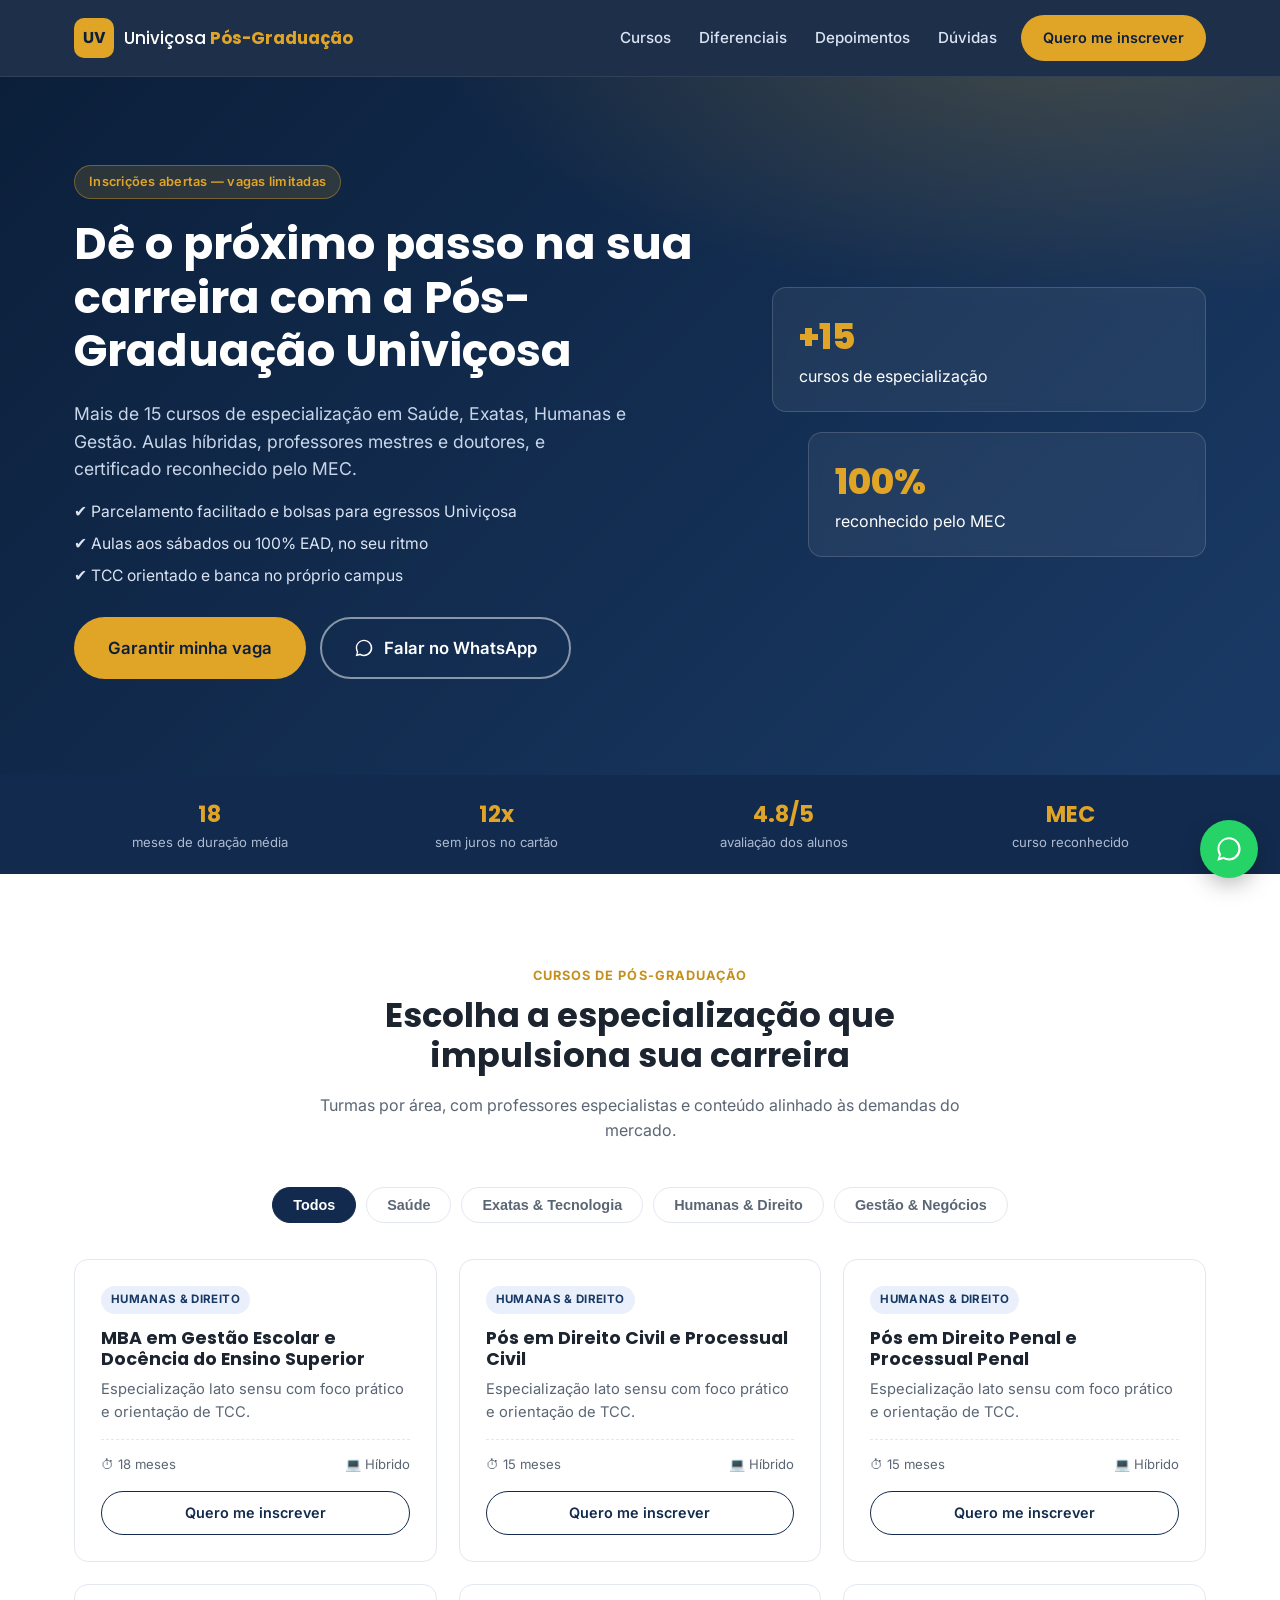
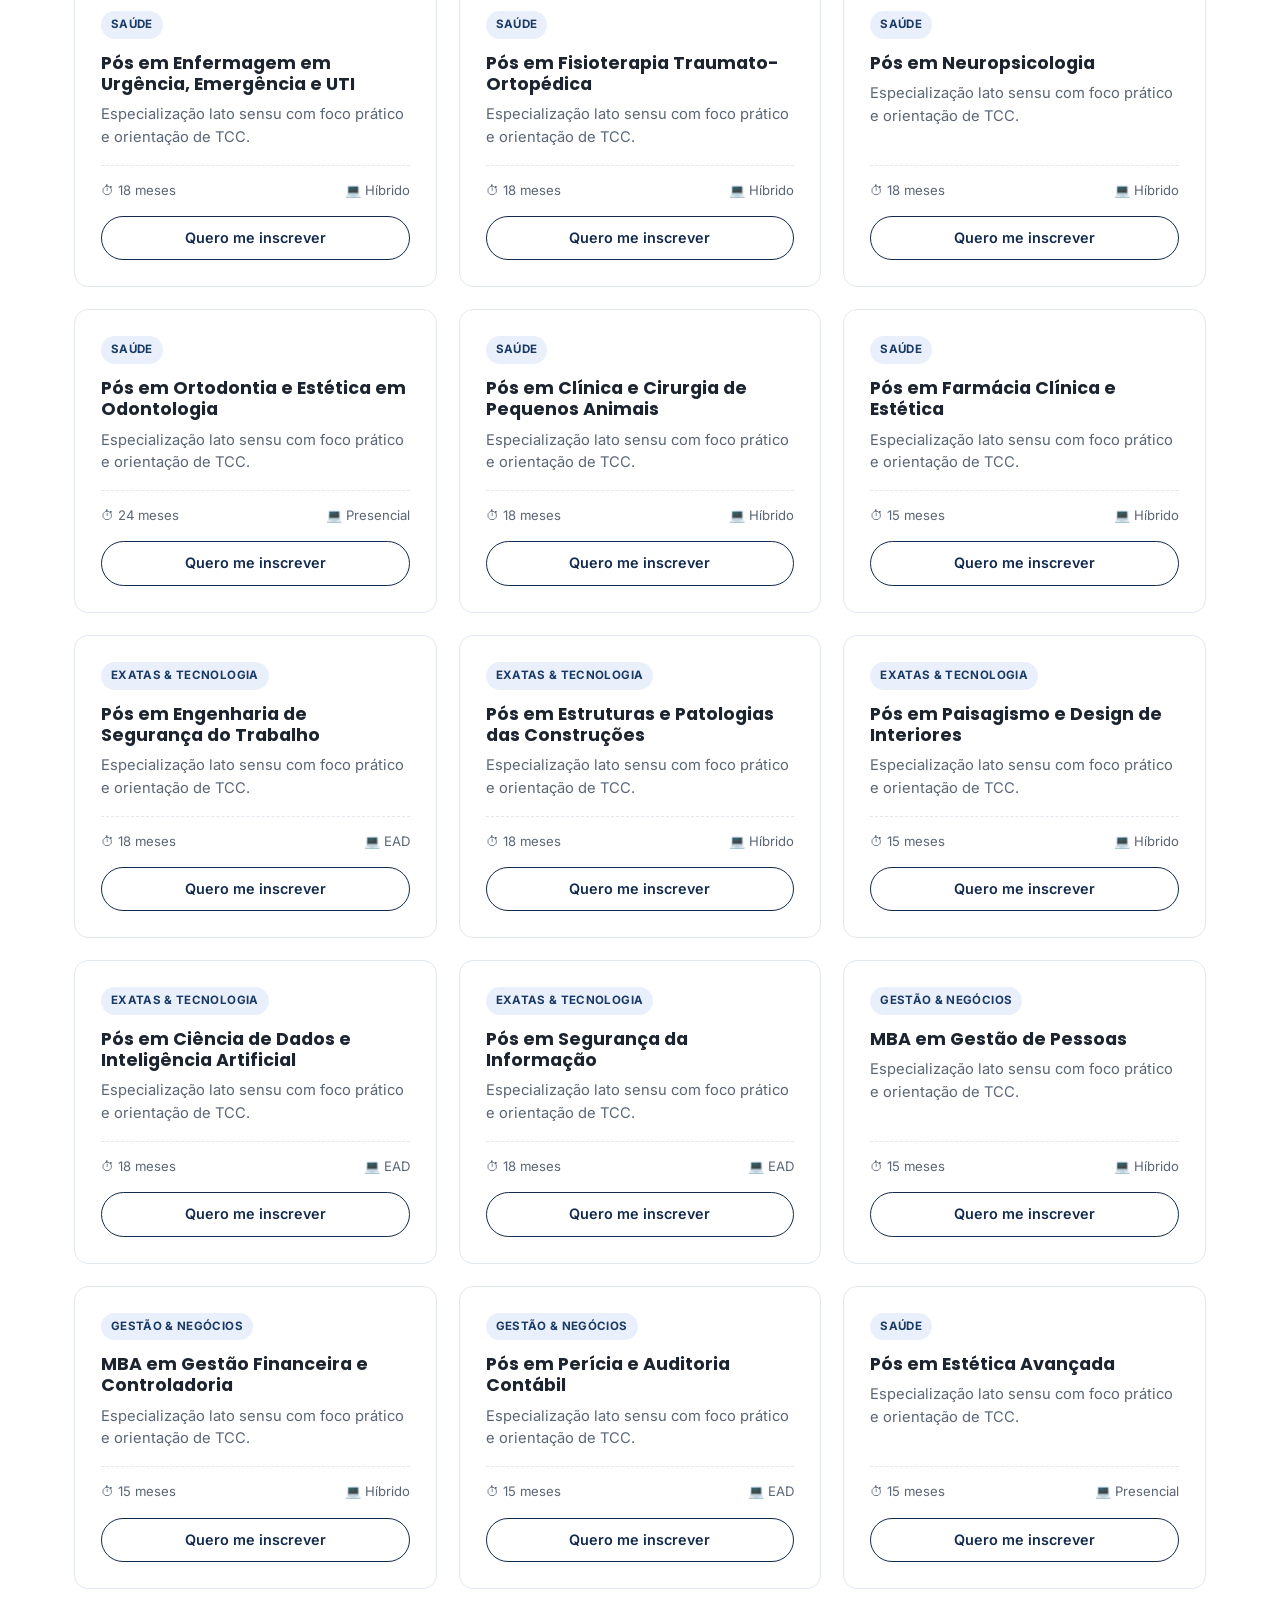
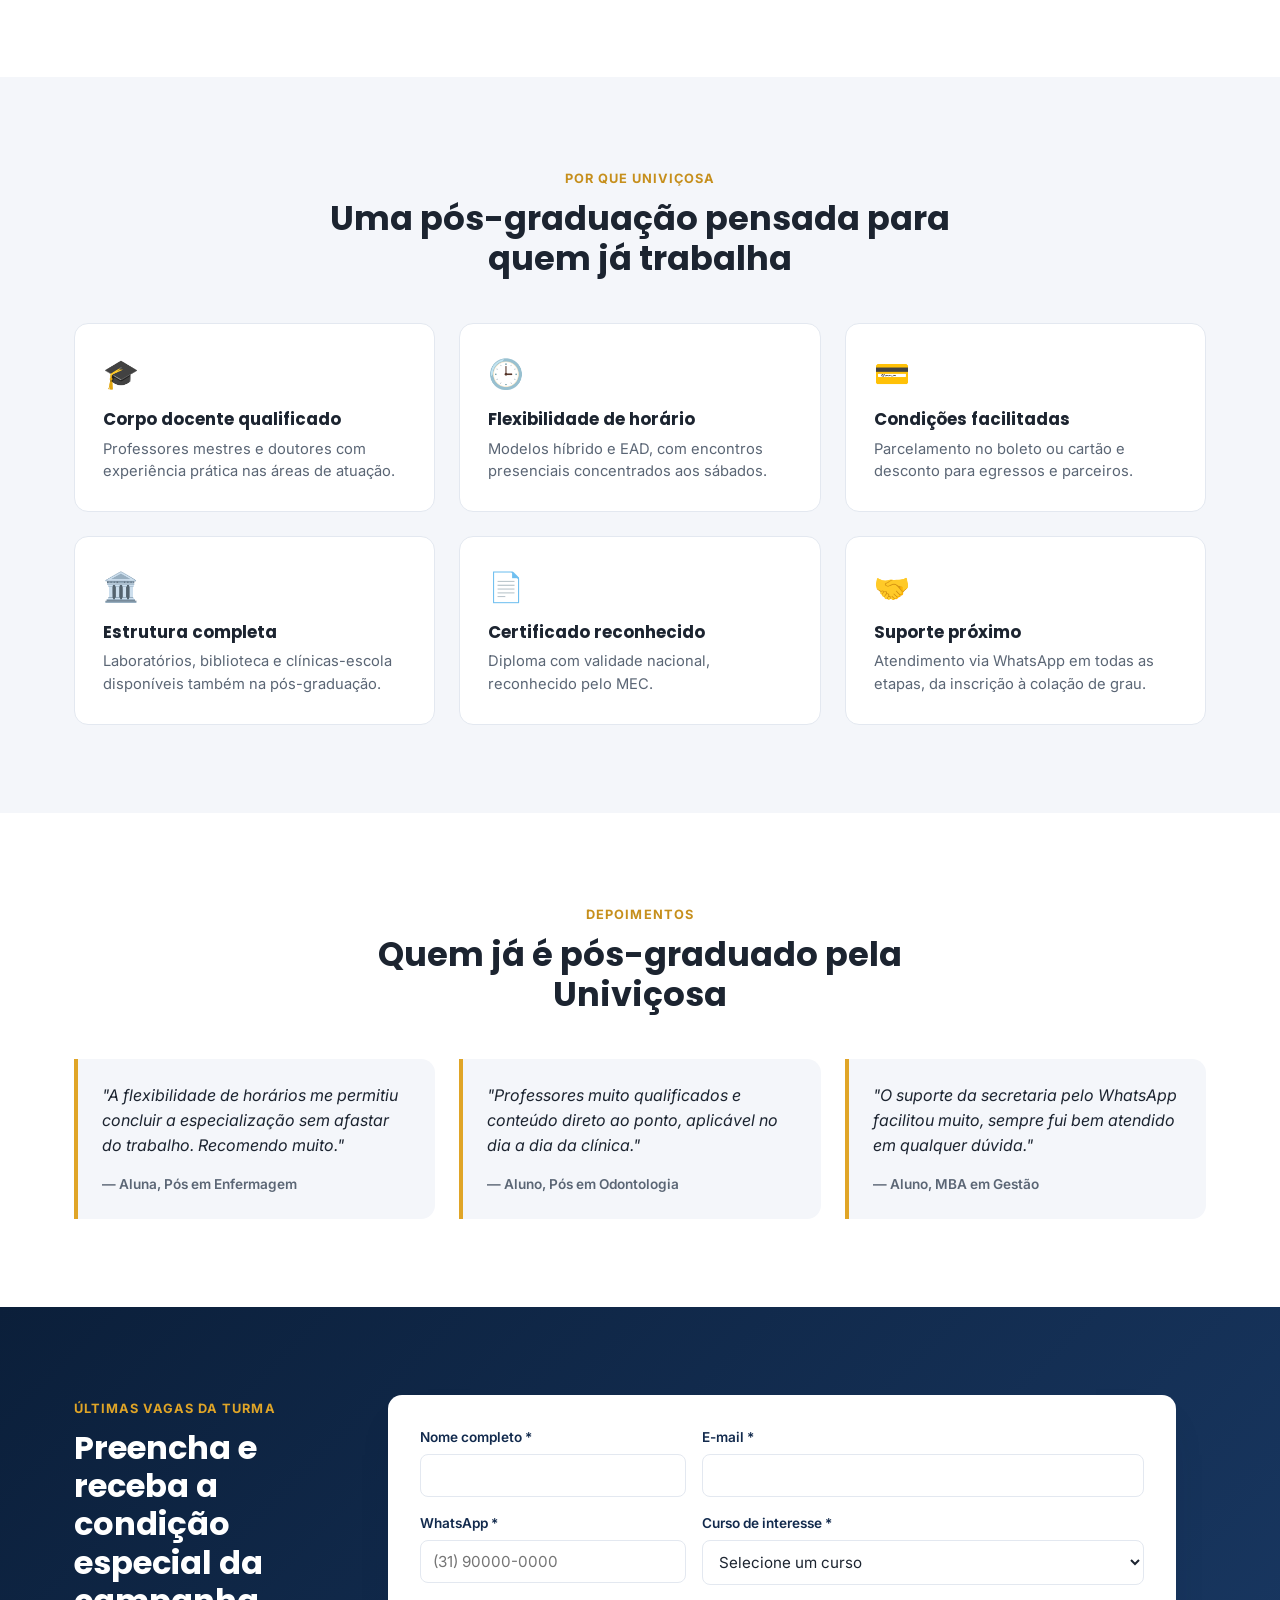
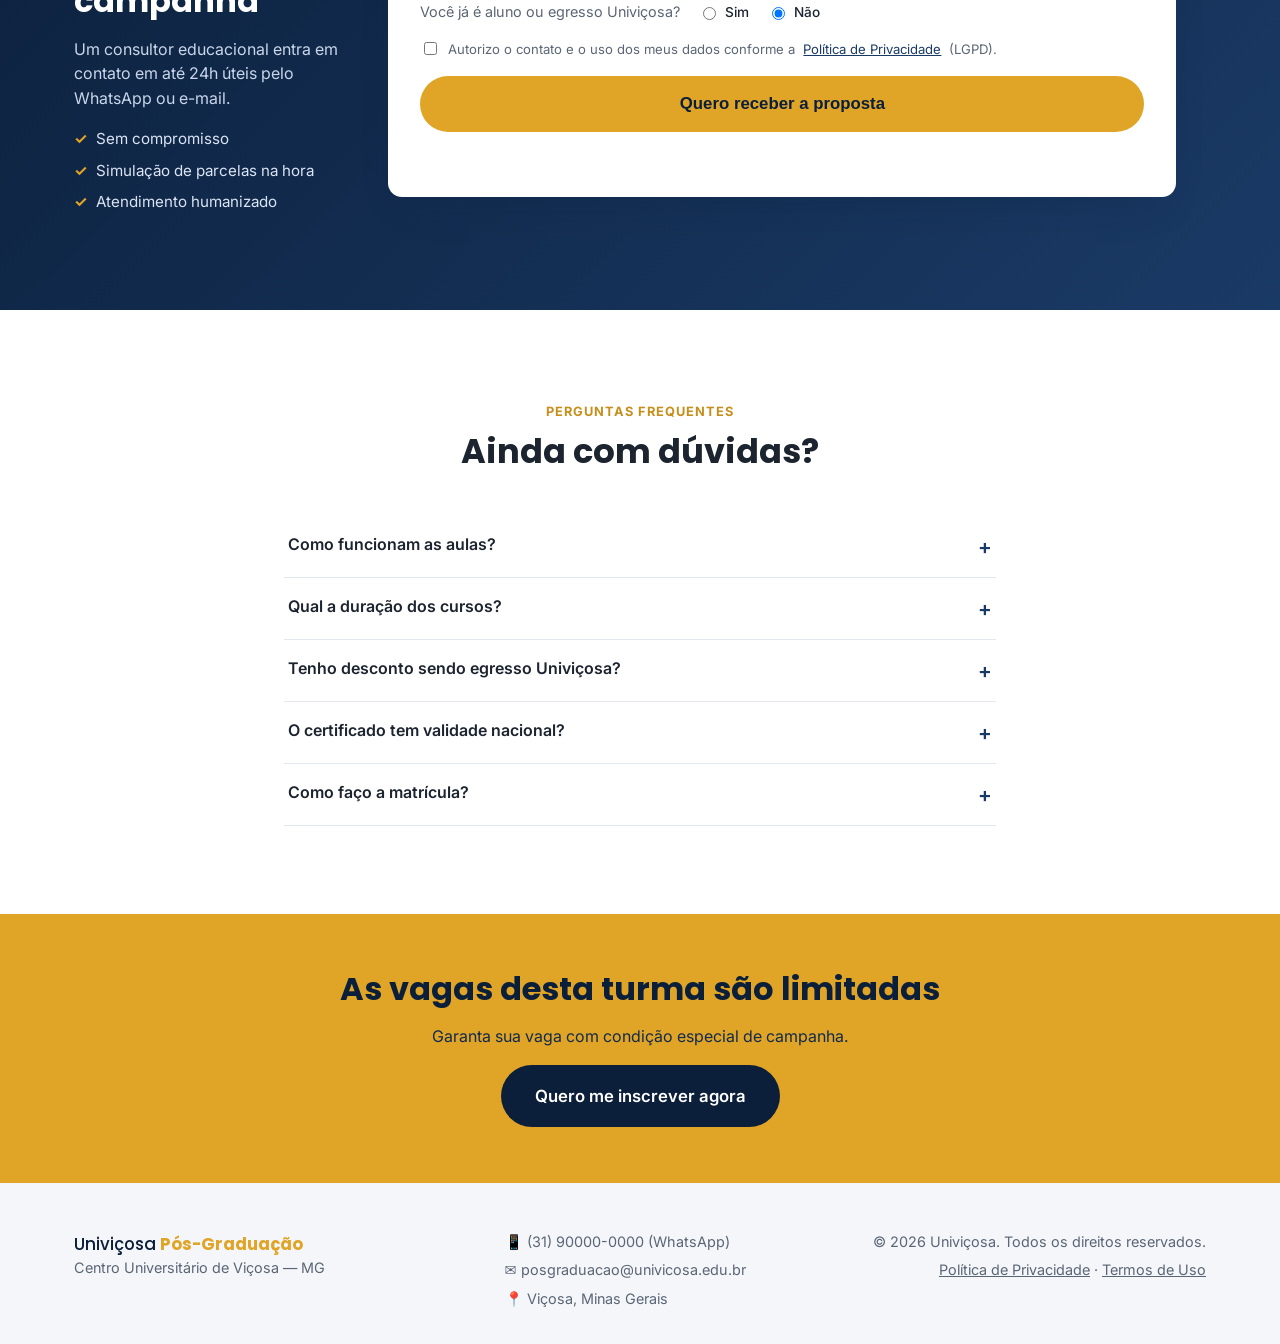
<file: index.html>
<!DOCTYPE html>
<html lang="pt-BR">
<head>
<meta charset="UTF-8">
<meta name="viewport" content="width=device-width, initial-scale=1.0">
<title>Pós-Graduação Univiçosa | Inscrições Abertas</title>
<meta name="description" content="Pós-graduação Univiçosa: mais de 15 cursos lato sensu em Saúde, Exatas, Humanas e Gestão. Aulas híbridas, corpo docente qualificado e certificado reconhecido pelo MEC.">

<!-- ============================================================
     META PIXEL (Facebook/Instagram Ads)
     Substitua PIXEL_ID_AQUI pelo ID real da conta de anúncios
     (gerenciada via NETA Ads) antes de publicar a campanha.
     ============================================================ -->
<script>
!function(f,b,e,v,n,t,s)
{if(f.fbq)return;n=f.fbq=function(){n.callMethod?
n.callMethod.apply(n,arguments):n.queue.push(arguments)};
if(!f._fbq)f._fbq=n;n.push=n;n.loaded=!0;n.version='2.0';
n.queue=[];t=b.createElement(e);t.async=!0;
t.src=v;s=b.getElementsByTagName(e)[0];
s.parentNode.insertBefore(t,s)}(window, document,'script',
'https://connect.facebook.net/en_US/fbevents.js');
fbq('init', 'PIXEL_ID_AQUI');
fbq('track', 'PageView');
</script>

<link rel="preconnect" href="https://fonts.googleapis.com">
<link href="https://fonts.googleapis.com/css2?family=Poppins:wght@400;500;600;700;800&family=Inter:wght@400;500;600&display=swap" rel="stylesheet">
<link rel="stylesheet" href="css/style.css">
</head>
<body>

<!-- ===================== HEADER ===================== -->
<header class="header" id="header">
  <div class="container header__inner">
    <a href="#topo" class="logo">
      <span class="logo__mark">UV</span>
      <span class="logo__text">Univiçosa <strong>Pós-Graduação</strong></span>
    </a>
    <nav class="nav" id="nav">
      <a href="#cursos">Cursos</a>
      <a href="#diferenciais">Diferenciais</a>
      <a href="#depoimentos">Depoimentos</a>
      <a href="#faq">Dúvidas</a>
    </nav>
    <a href="#inscricao" class="btn btn--primary btn--sm">Quero me inscrever</a>
    <button class="nav__toggle" id="navToggle" aria-label="Abrir menu">
      <span></span><span></span><span></span>
    </button>
  </div>
</header>

<!-- ===================== HERO ===================== -->
<section class="hero" id="topo">
  <div class="hero__bg"></div>
  <div class="container hero__inner">
    <div class="hero__content">
      <span class="badge">Inscrições abertas — vagas limitadas</span>
      <h1>Dê o próximo passo na sua carreira com a Pós-Graduação Univiçosa</h1>
      <p class="hero__lead">Mais de 15 cursos de especialização em Saúde, Exatas, Humanas e Gestão. Aulas híbridas, professores mestres e doutores, e certificado reconhecido pelo MEC.</p>
      <ul class="hero__points">
        <li>✔ Parcelamento facilitado e bolsas para egressos Univiçosa</li>
        <li>✔ Aulas aos sábados ou 100% EAD, no seu ritmo</li>
        <li>✔ TCC orientado e banca no próprio campus</li>
      </ul>
      <div class="hero__cta">
        <a href="#inscricao" class="btn btn--primary btn--lg" id="ctaHero">Garantir minha vaga</a>
        <a href="https://wa.me/5531900000000?text=Ol%C3%A1%2C%20quero%20saber%20mais%20sobre%20a%20p%C3%B3s-gradua%C3%A7%C3%A3o%20da%20Univi%C3%A7osa" target="_blank" rel="noopener" class="btn btn--ghost btn--lg" id="ctaWhats">
          <svg width="20" height="20" viewBox="0 0 24 24" fill="currentColor" aria-hidden="true"><path d="M12.04 2C6.58 2 2.13 6.45 2.13 11.91c0 1.75.46 3.45 1.32 4.95L2 22l5.29-1.39c1.45.79 3.08 1.21 4.75 1.21 5.46 0 9.91-4.45 9.91-9.91C21.95 6.45 17.5 2 12.04 2zm0 18.02c-1.49 0-2.95-.4-4.23-1.16l-.3-.18-3.14.82.84-3.06-.2-.32a8.07 8.07 0 0 1-1.24-4.31c0-4.48 3.64-8.12 8.12-8.12 4.48 0 8.12 3.64 8.12 8.12s-3.64 8.21-8.17 8.21z"/></svg>
          Falar no WhatsApp
        </a>
      </div>
    </div>
    <div class="hero__media" aria-hidden="true">
      <div class="hero__card">
        <span class="hero__stat">+15</span>
        <span>cursos de especialização</span>
      </div>
      <div class="hero__card hero__card--alt">
        <span class="hero__stat">100%</span>
        <span>reconhecido pelo MEC</span>
      </div>
    </div>
  </div>
</section>

<!-- ===================== TRUST BAR ===================== -->
<section class="trust">
  <div class="container trust__inner">
    <div><strong>18</strong><span>meses de duração média</span></div>
    <div><strong>12x</strong><span>sem juros no cartão</span></div>
    <div><strong>4.8/5</strong><span>avaliação dos alunos</span></div>
    <div><strong>MEC</strong><span>curso reconhecido</span></div>
  </div>
</section>

<!-- ===================== CURSOS ===================== -->
<section class="section" id="cursos">
  <div class="container">
    <div class="section__head">
      <span class="eyebrow">Cursos de Pós-Graduação</span>
      <h2>Escolha a especialização que impulsiona sua carreira</h2>
      <p>Turmas por área, com professores especialistas e conteúdo alinhado às demandas do mercado.</p>
    </div>

    <div class="filters" id="filters">
      <button class="filter is-active" data-filter="todos">Todos</button>
      <button class="filter" data-filter="saude">Saúde</button>
      <button class="filter" data-filter="exatas">Exatas &amp; Tecnologia</button>
      <button class="filter" data-filter="humanas">Humanas &amp; Direito</button>
      <button class="filter" data-filter="gestao">Gestão &amp; Negócios</button>
    </div>

    <div class="courses" id="coursesGrid"></div>
  </div>
</section>

<!-- ===================== DIFERENCIAIS ===================== -->
<section class="section section--alt" id="diferenciais">
  <div class="container">
    <div class="section__head">
      <span class="eyebrow">Por que Univiçosa</span>
      <h2>Uma pós-graduação pensada para quem já trabalha</h2>
    </div>
    <div class="benefits">
      <div class="benefit">
        <div class="benefit__icon">🎓</div>
        <h3>Corpo docente qualificado</h3>
        <p>Professores mestres e doutores com experiência prática nas áreas de atuação.</p>
      </div>
      <div class="benefit">
        <div class="benefit__icon">🕒</div>
        <h3>Flexibilidade de horário</h3>
        <p>Modelos híbrido e EAD, com encontros presenciais concentrados aos sábados.</p>
      </div>
      <div class="benefit">
        <div class="benefit__icon">💳</div>
        <h3>Condições facilitadas</h3>
        <p>Parcelamento no boleto ou cartão e desconto para egressos e parceiros.</p>
      </div>
      <div class="benefit">
        <div class="benefit__icon">🏛️</div>
        <h3>Estrutura completa</h3>
        <p>Laboratórios, biblioteca e clínicas-escola disponíveis também na pós-graduação.</p>
      </div>
      <div class="benefit">
        <div class="benefit__icon">📄</div>
        <h3>Certificado reconhecido</h3>
        <p>Diploma com validade nacional, reconhecido pelo MEC.</p>
      </div>
      <div class="benefit">
        <div class="benefit__icon">🤝</div>
        <h3>Suporte próximo</h3>
        <p>Atendimento via WhatsApp em todas as etapas, da inscrição à colação de grau.</p>
      </div>
    </div>
  </div>
</section>

<!-- ===================== DEPOIMENTOS ===================== -->
<section class="section" id="depoimentos">
  <div class="container">
    <div class="section__head">
      <span class="eyebrow">Depoimentos</span>
      <h2>Quem já é pós-graduado pela Univiçosa</h2>
    </div>
    <div class="testimonials">
      <blockquote class="testimonial">
        <p>"A flexibilidade de horários me permitiu concluir a especialização sem afastar do trabalho. Recomendo muito."</p>
        <footer>— Aluna, Pós em Enfermagem</footer>
      </blockquote>
      <blockquote class="testimonial">
        <p>"Professores muito qualificados e conteúdo direto ao ponto, aplicável no dia a dia da clínica."</p>
        <footer>— Aluno, Pós em Odontologia</footer>
      </blockquote>
      <blockquote class="testimonial">
        <p>"O suporte da secretaria pelo WhatsApp facilitou muito, sempre fui bem atendido em qualquer dúvida."</p>
        <footer>— Aluno, MBA em Gestão</footer>
      </blockquote>
    </div>
  </div>
</section>

<!-- ===================== FORMULÁRIO / INSCRIÇÃO ===================== -->
<section class="section section--form" id="inscricao">
  <div class="container form__inner">
    <div class="form__intro">
      <span class="eyebrow eyebrow--light">Últimas vagas da turma</span>
      <h2>Preencha e receba a condição especial da campanha</h2>
      <p>Um consultor educacional entra em contato em até 24h úteis pelo WhatsApp ou e-mail.</p>
      <ul class="form__list">
        <li>Sem compromisso</li>
        <li>Simulação de parcelas na hora</li>
        <li>Atendimento humanizado</li>
      </ul>
    </div>

    <form id="leadForm" class="lead-form" novalidate>
      <div class="field">
        <label for="nome">Nome completo *</label>
        <input type="text" id="nome" name="nome" required autocomplete="name">
      </div>
      <div class="field">
        <label for="email">E-mail *</label>
        <input type="email" id="email" name="email" required autocomplete="email">
      </div>
      <div class="field">
        <label for="whatsapp">WhatsApp *</label>
        <input type="tel" id="whatsapp" name="whatsapp" required placeholder="(31) 90000-0000" autocomplete="tel">
      </div>
      <div class="field">
        <label for="curso">Curso de interesse *</label>
        <select id="curso" name="curso" required>
          <option value="" disabled selected>Selecione um curso</option>
        </select>
      </div>
      <div class="field field--radio">
        <span>Você já é aluno ou egresso Univiçosa?</span>
        <label><input type="radio" name="egresso" value="sim"> Sim</label>
        <label><input type="radio" name="egresso" value="nao" checked> Não</label>
      </div>

      <!-- Campos ocultos: rastreamento de campanha (UTM) para atribuição em Ads -->
      <input type="hidden" id="utm_source" name="utm_source">
      <input type="hidden" id="utm_medium" name="utm_medium">
      <input type="hidden" id="utm_campaign" name="utm_campaign">
      <input type="hidden" id="utm_content" name="utm_content">

      <label class="consent">
        <input type="checkbox" id="lgpd" name="lgpd" required>
        Autorizo o contato e o uso dos meus dados conforme a
        <a href="#" id="lgpdLink">Política de Privacidade</a> (LGPD).
      </label>

      <button type="submit" class="btn btn--primary btn--lg btn--block">Quero receber a proposta</button>
      <p class="form__msg" id="formMsg" role="status" aria-live="polite"></p>
    </form>
  </div>
</section>

<!-- ===================== FAQ ===================== -->
<section class="section" id="faq">
  <div class="container container--narrow">
    <div class="section__head">
      <span class="eyebrow">Perguntas frequentes</span>
      <h2>Ainda com dúvidas?</h2>
    </div>
    <div class="accordion" id="accordion">
      <div class="accordion__item">
        <button class="accordion__trigger">Como funcionam as aulas?</button>
        <div class="accordion__panel"><p>As turmas são híbridas, com encontros presenciais quinzenais aos sábados no campus e atividades complementares no ambiente virtual de aprendizagem.</p></div>
      </div>
      <div class="accordion__item">
        <button class="accordion__trigger">Qual a duração dos cursos?</button>
        <div class="accordion__panel"><p>A maioria dos cursos tem duração de 12 a 18 meses, incluindo a elaboração e defesa do trabalho de conclusão.</p></div>
      </div>
      <div class="accordion__item">
        <button class="accordion__trigger">Tenho desconto sendo egresso Univiçosa?</button>
        <div class="accordion__panel"><p>Sim. Ex-alunos e colaboradores de instituições parceiras têm condições especiais de desconto na mensalidade.</p></div>
      </div>
      <div class="accordion__item">
        <button class="accordion__trigger">O certificado tem validade nacional?</button>
        <div class="accordion__panel"><p>Sim, todos os cursos são reconhecidos pelo MEC e o certificado tem validade em todo o território nacional.</p></div>
      </div>
      <div class="accordion__item">
        <button class="accordion__trigger">Como faço a matrícula?</button>
        <div class="accordion__panel"><p>Preencha o formulário de inscrição desta página ou fale diretamente com um consultor pelo WhatsApp para receber o link de matrícula.</p></div>
      </div>
    </div>
  </div>
</section>

<!-- ===================== CTA FINAL ===================== -->
<section class="cta-final">
  <div class="container cta-final__inner">
    <h2>As vagas desta turma são limitadas</h2>
    <p>Garanta sua vaga com condição especial de campanha.</p>
    <a href="#inscricao" class="btn btn--primary btn--lg">Quero me inscrever agora</a>
  </div>
</section>

<!-- ===================== FOOTER ===================== -->
<footer class="footer">
  <div class="container footer__inner">
    <div>
      <span class="logo__text logo__text--footer">Univiçosa <strong>Pós-Graduação</strong></span>
      <p>Centro Universitário de Viçosa — MG</p>
    </div>
    <div class="footer__contact">
      <p>📱 (31) 90000-0000 (WhatsApp)</p>
      <p>✉️ posgraduacao@univicosa.edu.br</p>
      <p>📍 Viçosa, Minas Gerais</p>
    </div>
    <div class="footer__legal">
      <p>© <span id="year"></span> Univiçosa. Todos os direitos reservados.</p>
      <p><a href="#">Política de Privacidade</a> · <a href="#">Termos de Uso</a></p>
    </div>
  </div>
</footer>

<!-- Botão flutuante WhatsApp -->
<a class="whats-float" href="https://wa.me/5531900000000?text=Ol%C3%A1%2C%20quero%20saber%20mais%20sobre%20a%20p%C3%B3s-gradua%C3%A7%C3%A3o%20da%20Univi%C3%A7osa" target="_blank" rel="noopener" aria-label="Falar no WhatsApp">
  <svg width="28" height="28" viewBox="0 0 24 24" fill="currentColor" aria-hidden="true"><path d="M12.04 2C6.58 2 2.13 6.45 2.13 11.91c0 1.75.46 3.45 1.32 4.95L2 22l5.29-1.39c1.45.79 3.08 1.21 4.75 1.21 5.46 0 9.91-4.45 9.91-9.91C21.95 6.45 17.5 2 12.04 2zm0 18.02c-1.49 0-2.95-.4-4.23-1.16l-.3-.18-3.14.82.84-3.06-.2-.32a8.07 8.07 0 0 1-1.24-4.31c0-4.48 3.64-8.12 8.12-8.12 4.48 0 8.12 3.64 8.12 8.12s-3.64 8.21-8.17 8.21z"/></svg>
</a>

<script src="js/script.js"></script>
</body>
</html>
</file>
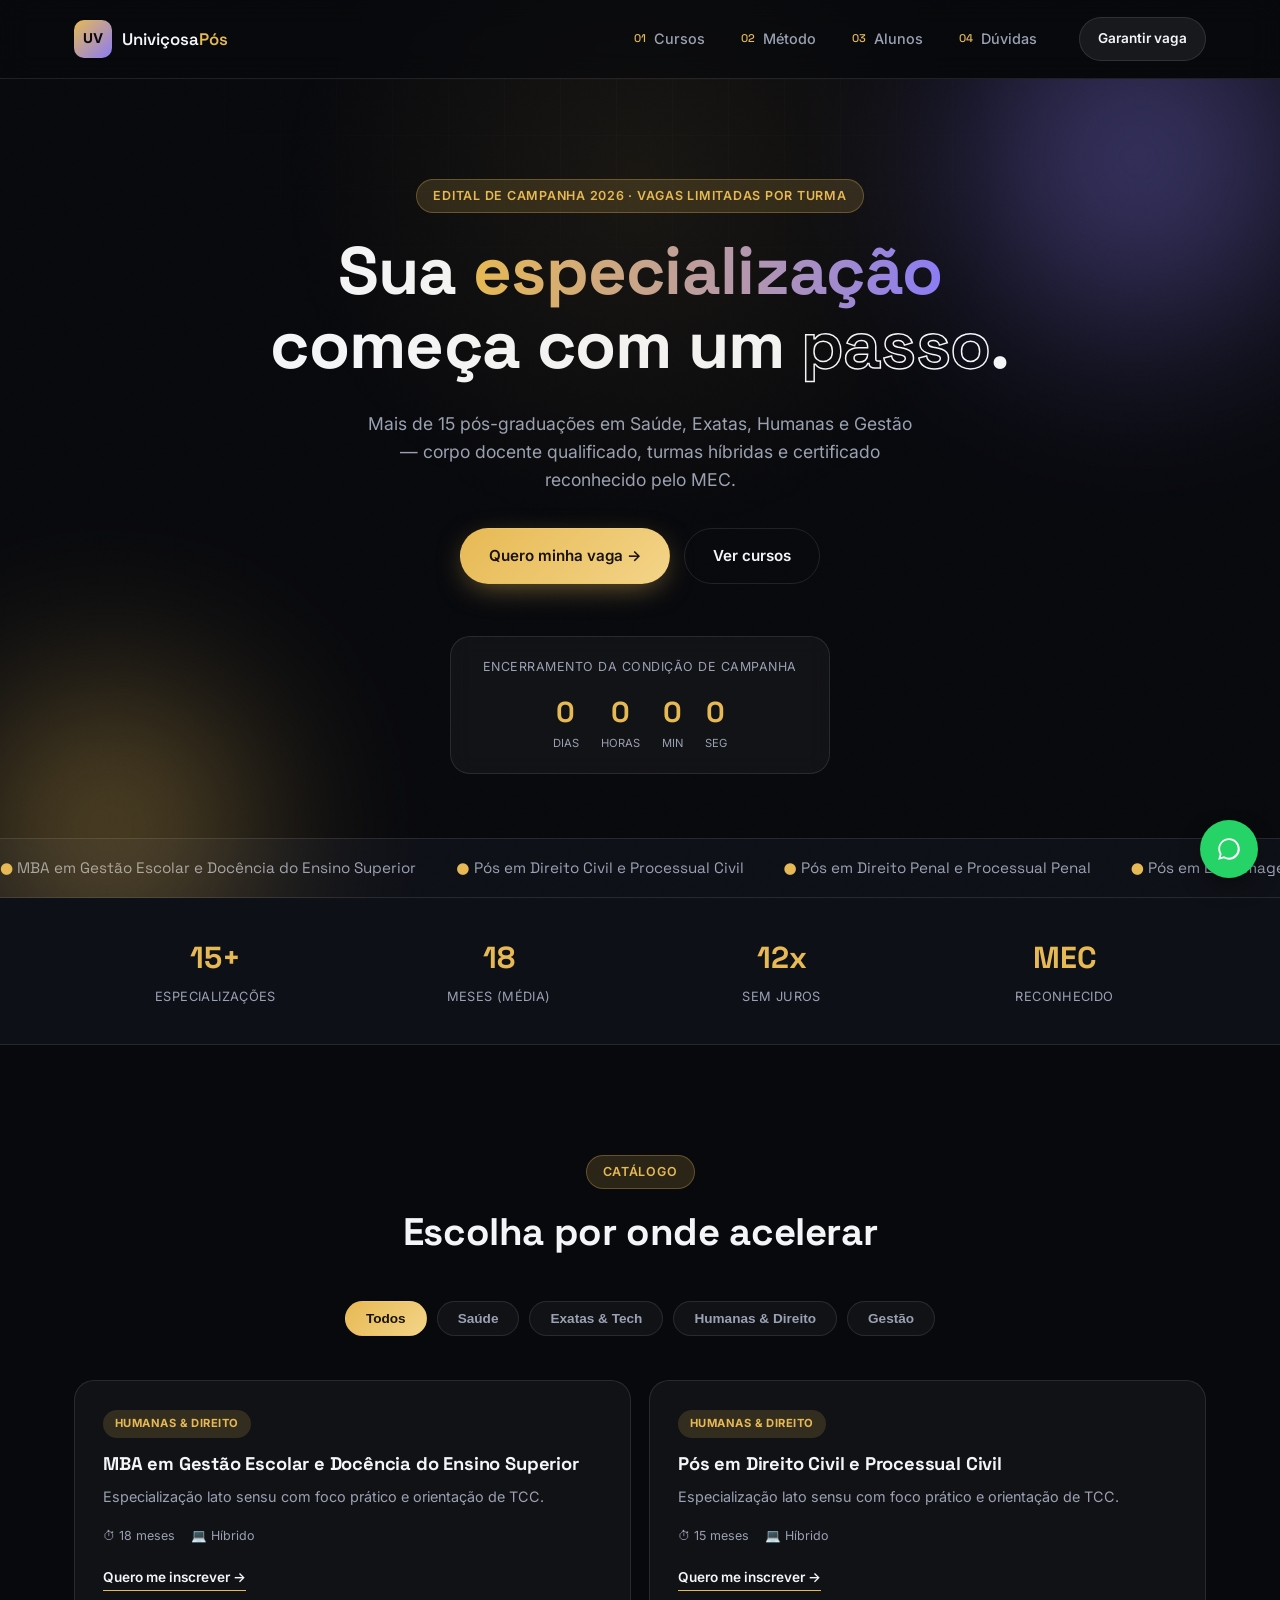
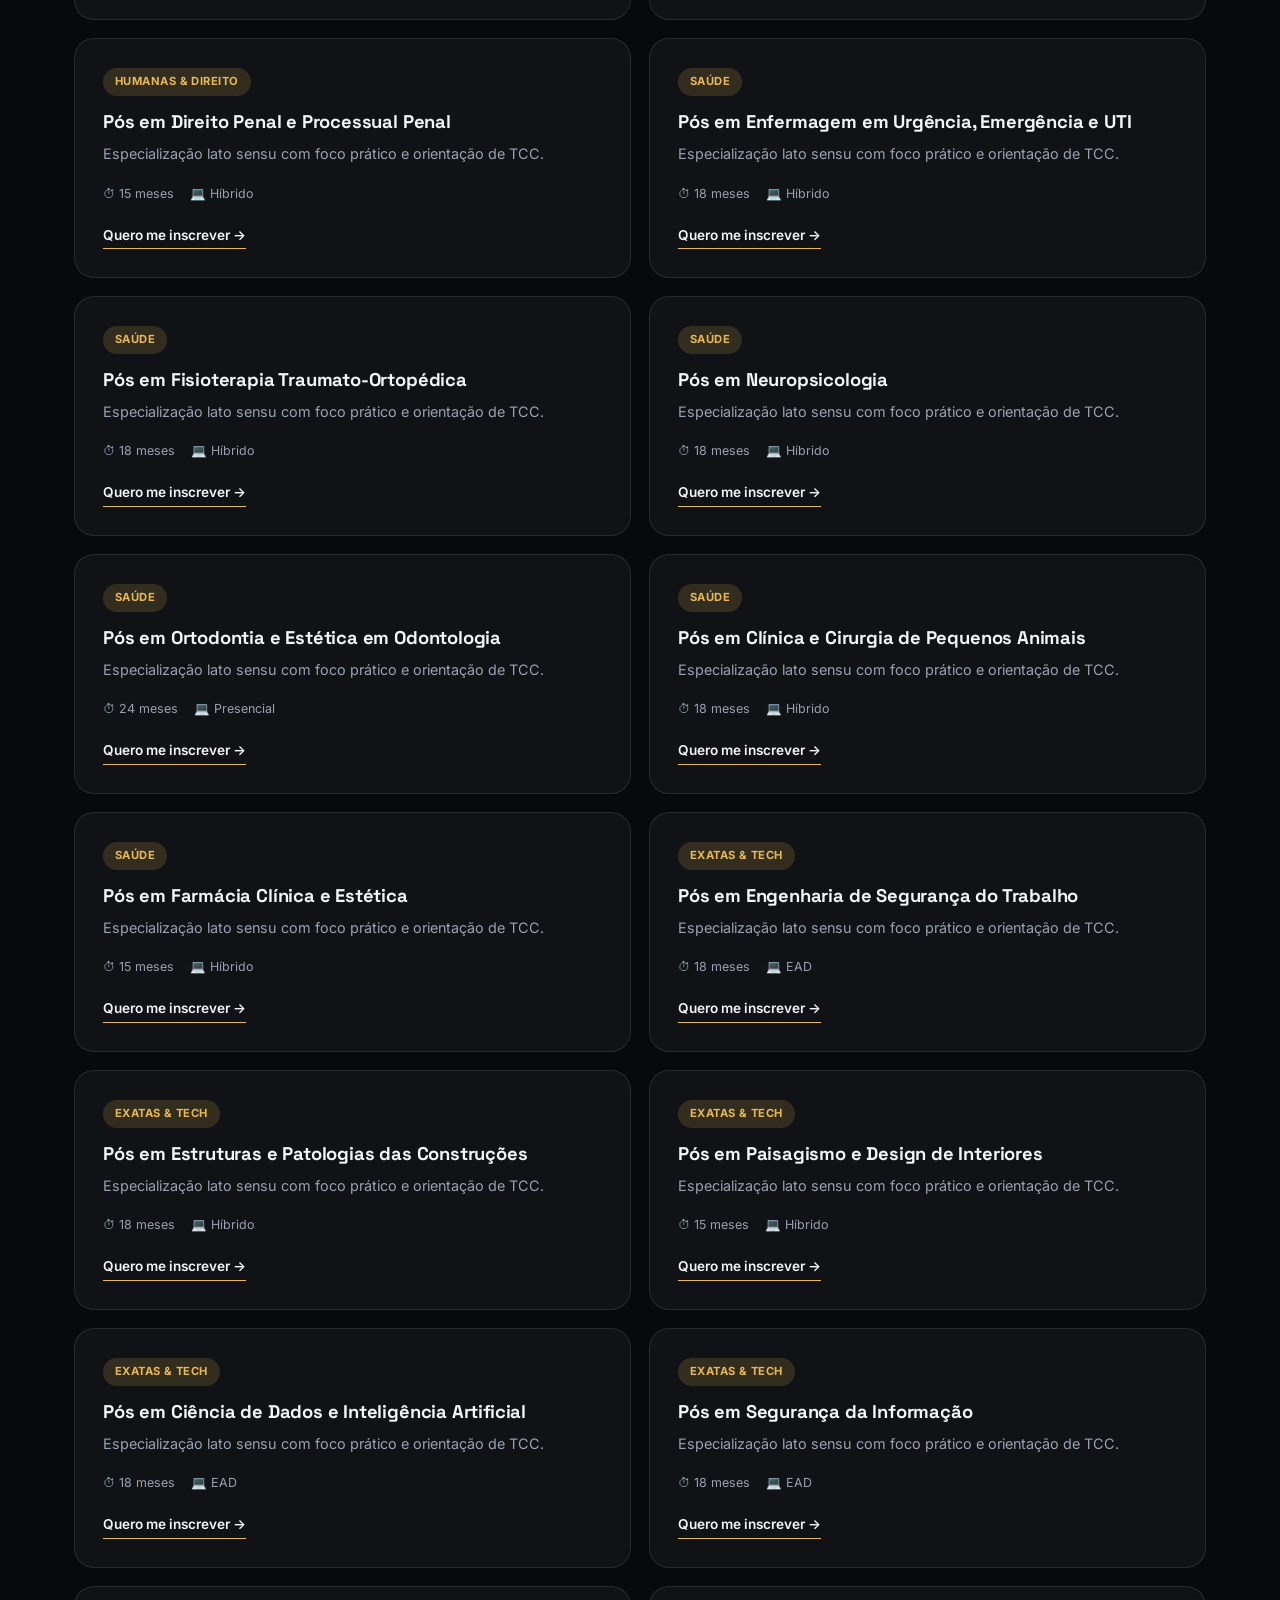
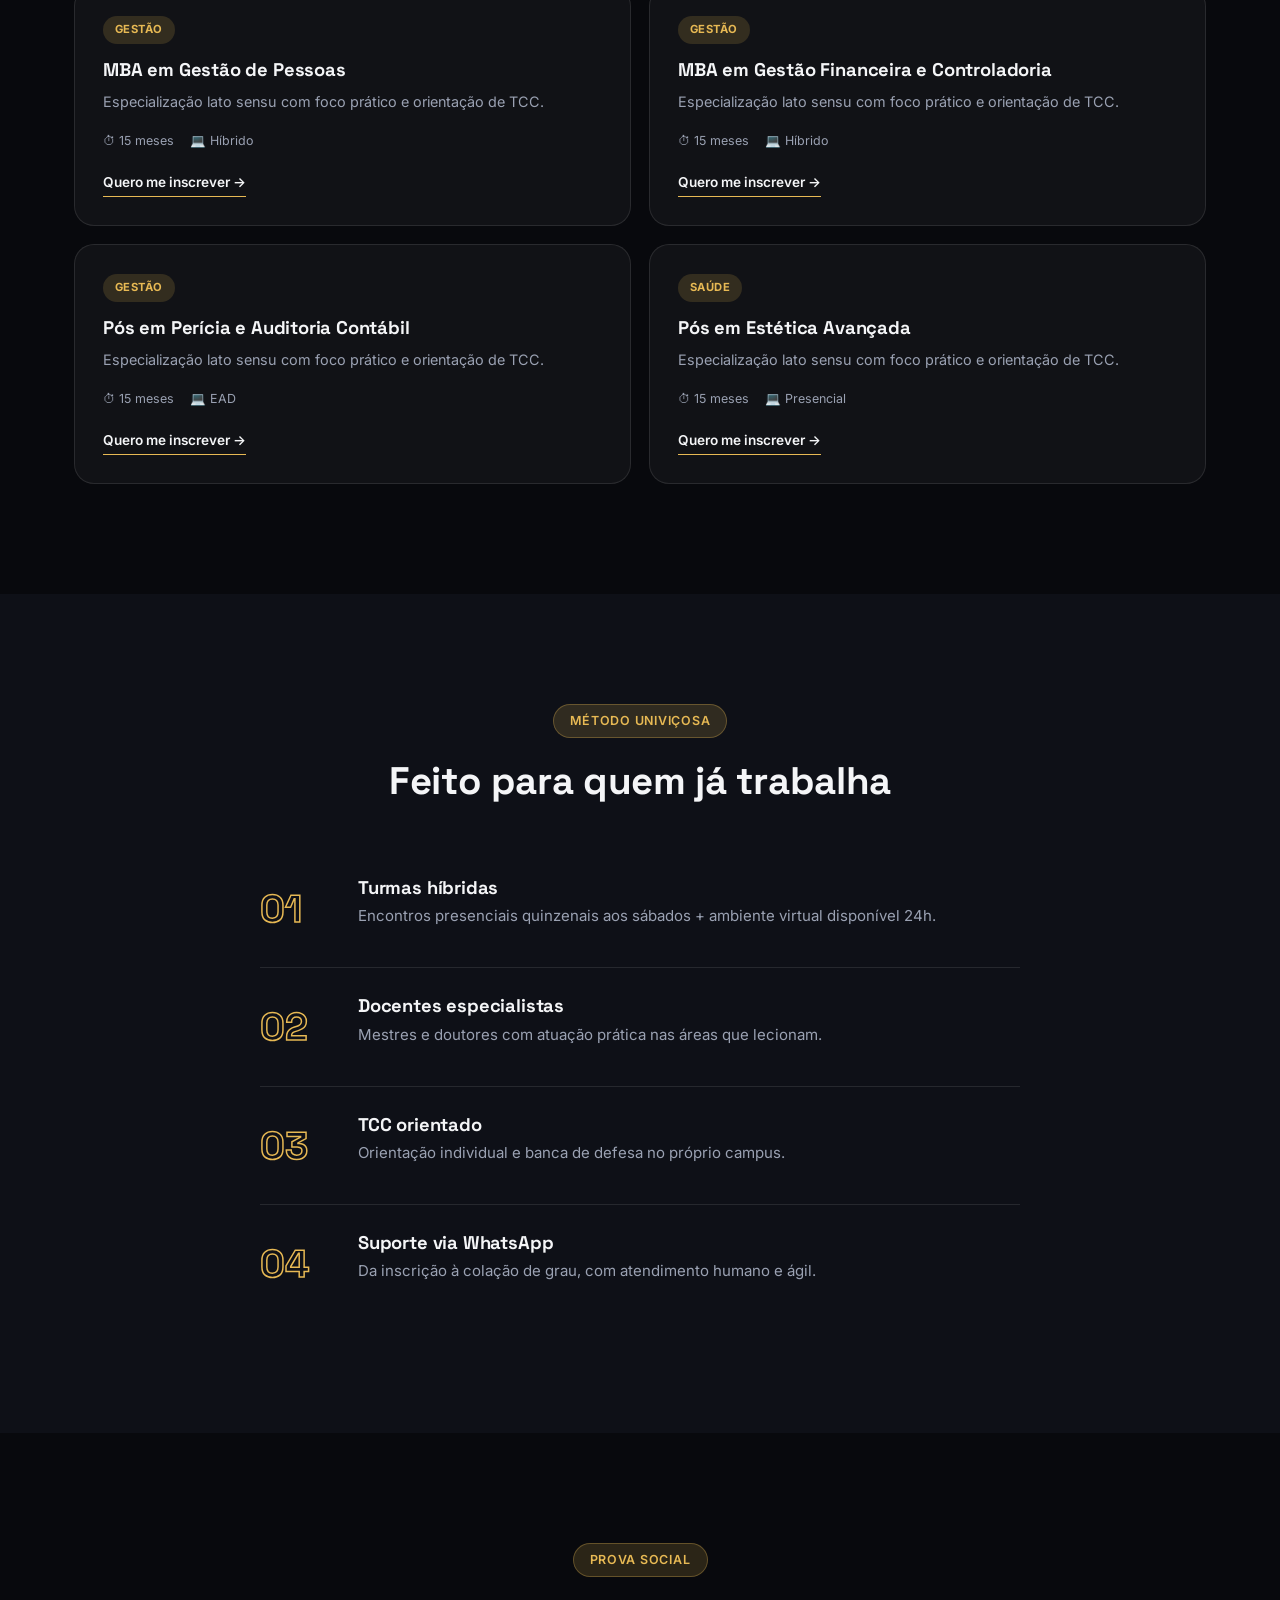
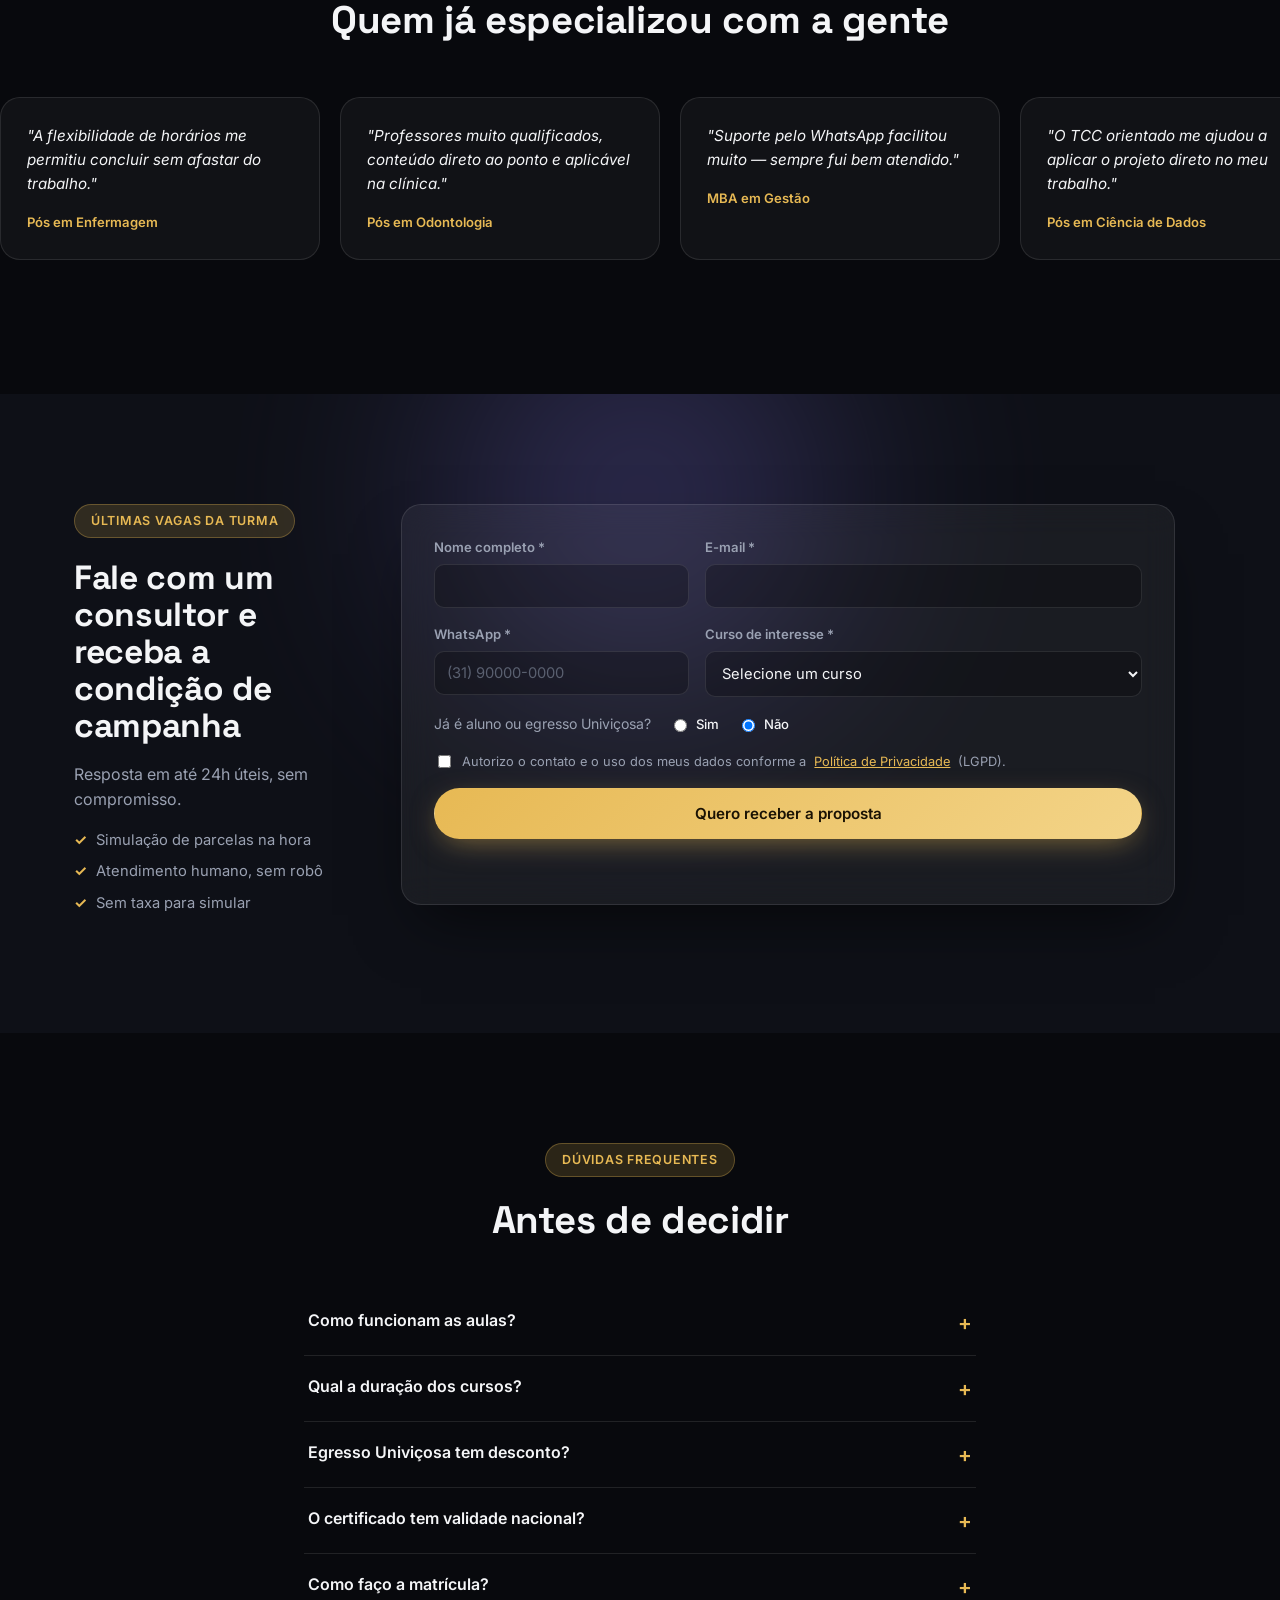
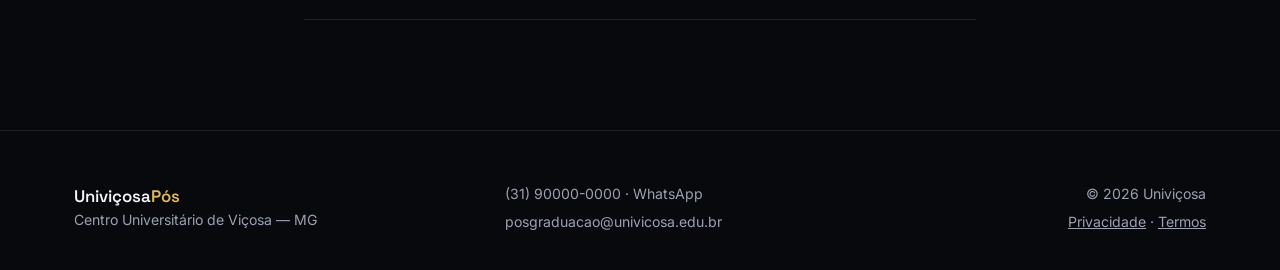
<file: v2/index.html>
<!DOCTYPE html>
<html lang="pt-BR">
<head>
<meta charset="UTF-8">
<meta name="viewport" content="width=device-width, initial-scale=1.0">
<title>Univiçosa Pós — Especialize-se</title>
<meta name="description" content="Pós-graduação Univiçosa: especializações em Saúde, Exatas, Humanas e Gestão. Turmas híbridas, certificado MEC, condição especial de campanha.">

<!-- Meta Pixel — trocar PIXEL_ID_AQUI pelo ID real da conta de Ads antes de publicar -->
<script>
!function(f,b,e,v,n,t,s)
{if(f.fbq)return;n=f.fbq=function(){n.callMethod?
n.callMethod.apply(n,arguments):n.queue.push(arguments)};
if(!f._fbq)f._fbq=n;n.push=n;n.loaded=!0;n.version='2.0';
n.queue=[];t=b.createElement(e);t.async=!0;
t.src=v;s=b.getElementsByTagName(e)[0];
s.parentNode.insertBefore(t,s)}(window, document,'script',
'https://connect.facebook.net/en_US/fbevents.js');
fbq('init', 'PIXEL_ID_AQUI');
fbq('track', 'PageView');
</script>

<link rel="preconnect" href="https://fonts.googleapis.com">
<link href="https://fonts.googleapis.com/css2?family=Space+Grotesk:wght@400;500;600;700&family=Inter:wght@400;500;600;700&display=swap" rel="stylesheet">
<link rel="stylesheet" href="css/style.css">
</head>
<body>

<div class="spotlight" id="spotlight" aria-hidden="true"></div>
<div class="noise" aria-hidden="true"></div>

<!-- ===================== HEADER ===================== -->
<header class="header" id="header">
  <div class="wrap header__inner">
    <a href="#topo" class="brand">
      <span class="brand__mark">UV</span>
      <span class="brand__text">Univiçosa<em>Pós</em></span>
    </a>
    <nav class="nav" id="nav">
      <a href="#cursos"><span>01</span>Cursos</a>
      <a href="#metodo"><span>02</span>Método</a>
      <a href="#depoimentos"><span>03</span>Alunos</a>
      <a href="#faq"><span>04</span>Dúvidas</a>
    </nav>
    <a href="#matricula" class="btn btn--pill">
      <span>Garantir vaga</span>
    </a>
    <button class="nav__toggle" id="navToggle" aria-label="Menu"><span></span><span></span></button>
  </div>
</header>

<!-- ===================== HERO ===================== -->
<section class="hero" id="topo">
  <div class="hero__orb hero__orb--1"></div>
  <div class="hero__orb hero__orb--2"></div>
  <div class="hero__grid" aria-hidden="true"></div>

  <div class="wrap hero__inner">
    <p class="kicker">Edital de campanha 2026 · vagas limitadas por turma</p>
    <h1 class="hero__title">
      Sua <span class="grad">especialização</span><br>
      começa com um <span class="outline">passo</span>.
    </h1>
    <p class="hero__lead">Mais de 15 pós-graduações em Saúde, Exatas, Humanas e Gestão — corpo docente qualificado, turmas híbridas e certificado reconhecido pelo MEC.</p>

    <div class="hero__actions">
      <a href="#matricula" class="btn btn--solid">Quero minha vaga →</a>
      <a href="#cursos" class="btn btn--ghost">Ver cursos</a>
    </div>

    <div class="hero__countdown" id="countdown" aria-live="polite">
      <span class="hero__countdown-label">Encerramento da condição de campanha</span>
      <div class="hero__countdown-nums">
        <div><strong id="cd-d">--</strong><small>dias</small></div>
        <div><strong id="cd-h">--</strong><small>horas</small></div>
        <div><strong id="cd-m">--</strong><small>min</small></div>
        <div><strong id="cd-s">--</strong><small>seg</small></div>
      </div>
    </div>
  </div>

  <div class="marquee" aria-hidden="true">
    <div class="marquee__track" id="marqueeTrack"></div>
  </div>
</section>

<!-- ===================== STATS ===================== -->
<section class="stats">
  <div class="wrap stats__inner">
    <div class="stat"><strong>15+</strong><span>especializações</span></div>
    <div class="stat"><strong>18</strong><span>meses (média)</span></div>
    <div class="stat"><strong>12x</strong><span>sem juros</span></div>
    <div class="stat"><strong>MEC</strong><span>reconhecido</span></div>
  </div>
</section>

<!-- ===================== CURSOS (bento) ===================== -->
<section class="section" id="cursos">
  <div class="wrap">
    <div class="section__head">
      <p class="kicker">Catálogo</p>
      <h2>Escolha por onde acelerar</h2>
    </div>

    <div class="filters" id="filters">
      <button class="filter is-active" data-filter="todos">Todos</button>
      <button class="filter" data-filter="saude">Saúde</button>
      <button class="filter" data-filter="exatas">Exatas &amp; Tech</button>
      <button class="filter" data-filter="humanas">Humanas &amp; Direito</button>
      <button class="filter" data-filter="gestao">Gestão</button>
    </div>

    <div class="bento" id="bento"></div>
  </div>
</section>

<!-- ===================== MÉTODO (zig-zag) ===================== -->
<section class="section section--method" id="metodo">
  <div class="wrap">
    <div class="section__head">
      <p class="kicker">Método Univiçosa</p>
      <h2>Feito para quem já trabalha</h2>
    </div>

    <div class="method">
      <div class="method__row">
        <span class="method__num">01</span>
        <div>
          <h3>Turmas híbridas</h3>
          <p>Encontros presenciais quinzenais aos sábados + ambiente virtual disponível 24h.</p>
        </div>
      </div>
      <div class="method__row">
        <span class="method__num">02</span>
        <div>
          <h3>Docentes especialistas</h3>
          <p>Mestres e doutores com atuação prática nas áreas que lecionam.</p>
        </div>
      </div>
      <div class="method__row">
        <span class="method__num">03</span>
        <div>
          <h3>TCC orientado</h3>
          <p>Orientação individual e banca de defesa no próprio campus.</p>
        </div>
      </div>
      <div class="method__row">
        <span class="method__num">04</span>
        <div>
          <h3>Suporte via WhatsApp</h3>
          <p>Da inscrição à colação de grau, com atendimento humano e ágil.</p>
        </div>
      </div>
    </div>
  </div>
</section>

<!-- ===================== DEPOIMENTOS (carrossel) ===================== -->
<section class="section" id="depoimentos">
  <div class="wrap">
    <div class="section__head">
      <p class="kicker">Prova social</p>
      <h2>Quem já especializou com a gente</h2>
    </div>
  </div>
  <div class="carousel" id="carousel">
    <blockquote class="card-quote">
      <p>"A flexibilidade de horários me permitiu concluir sem afastar do trabalho."</p>
      <footer>Pós em Enfermagem</footer>
    </blockquote>
    <blockquote class="card-quote">
      <p>"Professores muito qualificados, conteúdo direto ao ponto e aplicável na clínica."</p>
      <footer>Pós em Odontologia</footer>
    </blockquote>
    <blockquote class="card-quote">
      <p>"Suporte pelo WhatsApp facilitou muito — sempre fui bem atendido."</p>
      <footer>MBA em Gestão</footer>
    </blockquote>
    <blockquote class="card-quote">
      <p>"O TCC orientado me ajudou a aplicar o projeto direto no meu trabalho."</p>
      <footer>Pós em Ciência de Dados</footer>
    </blockquote>
  </div>
</section>

<!-- ===================== MATRÍCULA ===================== -->
<section class="section section--form" id="matricula">
  <div class="form-orb"></div>
  <div class="wrap form__inner">
    <div class="form__intro">
      <p class="kicker kicker--light">Últimas vagas da turma</p>
      <h2>Fale com um consultor e receba a condição de campanha</h2>
      <p class="muted">Resposta em até 24h úteis, sem compromisso.</p>
      <ul class="check-list">
        <li>Simulação de parcelas na hora</li>
        <li>Atendimento humano, sem robô</li>
        <li>Sem taxa para simular</li>
      </ul>
    </div>

    <form id="leadForm" class="glass-form" novalidate>
      <div class="field">
        <label for="nome">Nome completo *</label>
        <input type="text" id="nome" name="nome" required autocomplete="name">
      </div>
      <div class="field">
        <label for="email">E-mail *</label>
        <input type="email" id="email" name="email" required autocomplete="email">
      </div>
      <div class="field">
        <label for="whatsapp">WhatsApp *</label>
        <input type="tel" id="whatsapp" name="whatsapp" required placeholder="(31) 90000-0000" autocomplete="tel">
      </div>
      <div class="field">
        <label for="curso">Curso de interesse *</label>
        <select id="curso" name="curso" required>
          <option value="" disabled selected>Selecione um curso</option>
        </select>
      </div>
      <div class="field field--radio">
        <span>Já é aluno ou egresso Univiçosa?</span>
        <label><input type="radio" name="egresso" value="sim"> Sim</label>
        <label><input type="radio" name="egresso" value="nao" checked> Não</label>
      </div>

      <input type="hidden" id="utm_source" name="utm_source">
      <input type="hidden" id="utm_medium" name="utm_medium">
      <input type="hidden" id="utm_campaign" name="utm_campaign">
      <input type="hidden" id="utm_content" name="utm_content">

      <label class="consent">
        <input type="checkbox" id="lgpd" name="lgpd" required>
        Autorizo o contato e o uso dos meus dados conforme a <a href="#">Política de Privacidade</a> (LGPD).
      </label>

      <button type="submit" class="btn btn--solid btn--block">Quero receber a proposta</button>
      <p class="form__msg" id="formMsg" role="status" aria-live="polite"></p>
    </form>
  </div>
</section>

<!-- ===================== FAQ ===================== -->
<section class="section" id="faq">
  <div class="wrap wrap--narrow">
    <div class="section__head">
      <p class="kicker">Dúvidas frequentes</p>
      <h2>Antes de decidir</h2>
    </div>
    <div class="accordion" id="accordion">
      <div class="accordion__item">
        <button class="accordion__trigger">Como funcionam as aulas?</button>
        <div class="accordion__panel"><p>Turmas híbridas, com encontros presenciais quinzenais aos sábados e atividades no ambiente virtual de aprendizagem.</p></div>
      </div>
      <div class="accordion__item">
        <button class="accordion__trigger">Qual a duração dos cursos?</button>
        <div class="accordion__panel"><p>Entre 12 e 18 meses, incluindo a elaboração e defesa do TCC.</p></div>
      </div>
      <div class="accordion__item">
        <button class="accordion__trigger">Egresso Univiçosa tem desconto?</button>
        <div class="accordion__panel"><p>Sim, ex-alunos e parceiros têm condições especiais de desconto.</p></div>
      </div>
      <div class="accordion__item">
        <button class="accordion__trigger">O certificado tem validade nacional?</button>
        <div class="accordion__panel"><p>Sim, todos os cursos são reconhecidos pelo MEC.</p></div>
      </div>
      <div class="accordion__item">
        <button class="accordion__trigger">Como faço a matrícula?</button>
        <div class="accordion__panel"><p>Preencha o formulário desta página ou fale com um consultor pelo WhatsApp para receber o link de matrícula.</p></div>
      </div>
    </div>
  </div>
</section>

<!-- ===================== FOOTER ===================== -->
<footer class="footer">
  <div class="wrap footer__inner">
    <div>
      <span class="brand__text">Univiçosa<em>Pós</em></span>
      <p class="muted">Centro Universitário de Viçosa — MG</p>
    </div>
    <div class="muted">
      <p>(31) 90000-0000 · WhatsApp</p>
      <p>posgraduacao@univicosa.edu.br</p>
    </div>
    <div class="muted footer__legal">
      <p>© <span id="year"></span> Univiçosa</p>
      <p><a href="#">Privacidade</a> · <a href="#">Termos</a></p>
    </div>
  </div>
</footer>

<a class="whats-float" href="https://wa.me/5531900000000?text=Ol%C3%A1%2C%20quero%20saber%20mais%20sobre%20a%20p%C3%B3s-gradua%C3%A7%C3%A3o%20da%20Univi%C3%A7osa" target="_blank" rel="noopener" aria-label="WhatsApp">
  <svg width="26" height="26" viewBox="0 0 24 24" fill="currentColor" aria-hidden="true"><path d="M12.04 2C6.58 2 2.13 6.45 2.13 11.91c0 1.75.46 3.45 1.32 4.95L2 22l5.29-1.39c1.45.79 3.08 1.21 4.75 1.21 5.46 0 9.91-4.45 9.91-9.91C21.95 6.45 17.5 2 12.04 2zm0 18.02c-1.49 0-2.95-.4-4.23-1.16l-.3-.18-3.14.82.84-3.06-.2-.32a8.07 8.07 0 0 1-1.24-4.31c0-4.48 3.64-8.12 8.12-8.12 4.48 0 8.12 3.64 8.12 8.12s-3.64 8.21-8.17 8.21z"/></svg>
</a>

<script src="js/script.js"></script>
</body>
</html>
</file>
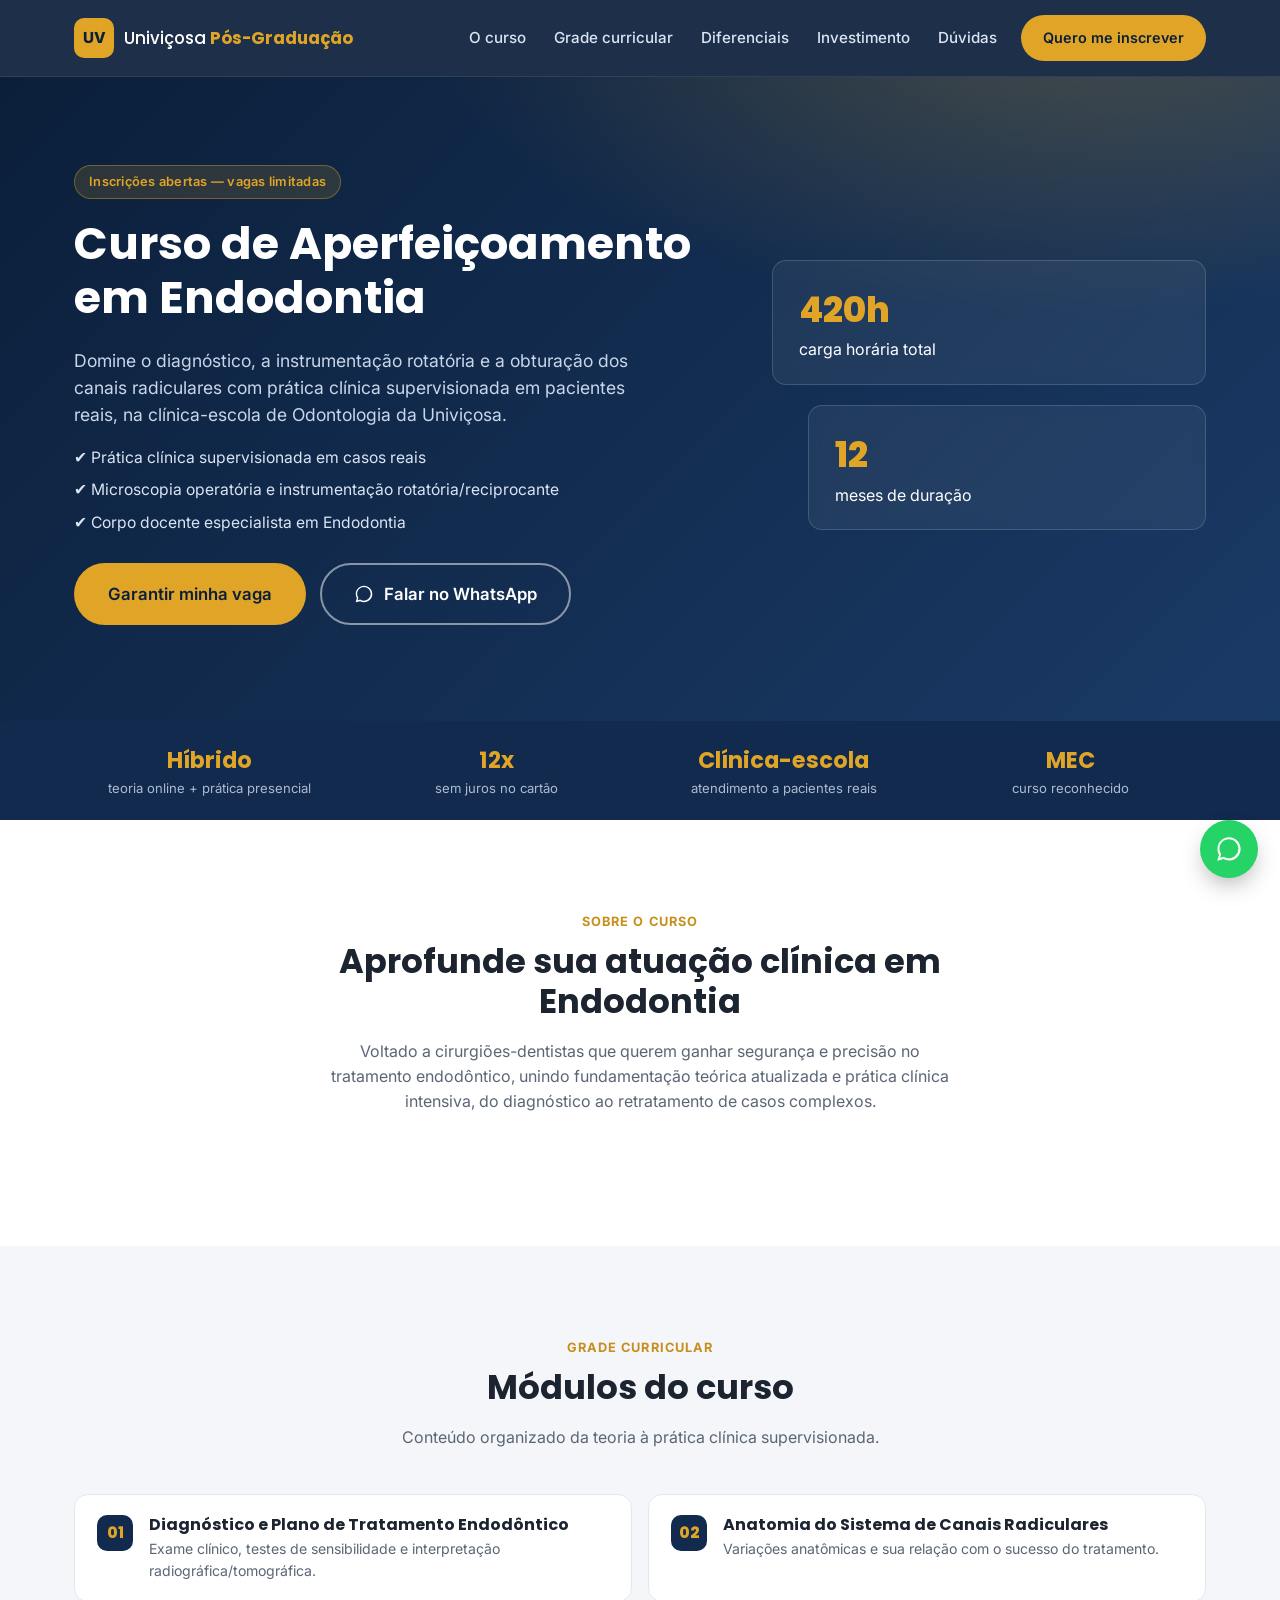
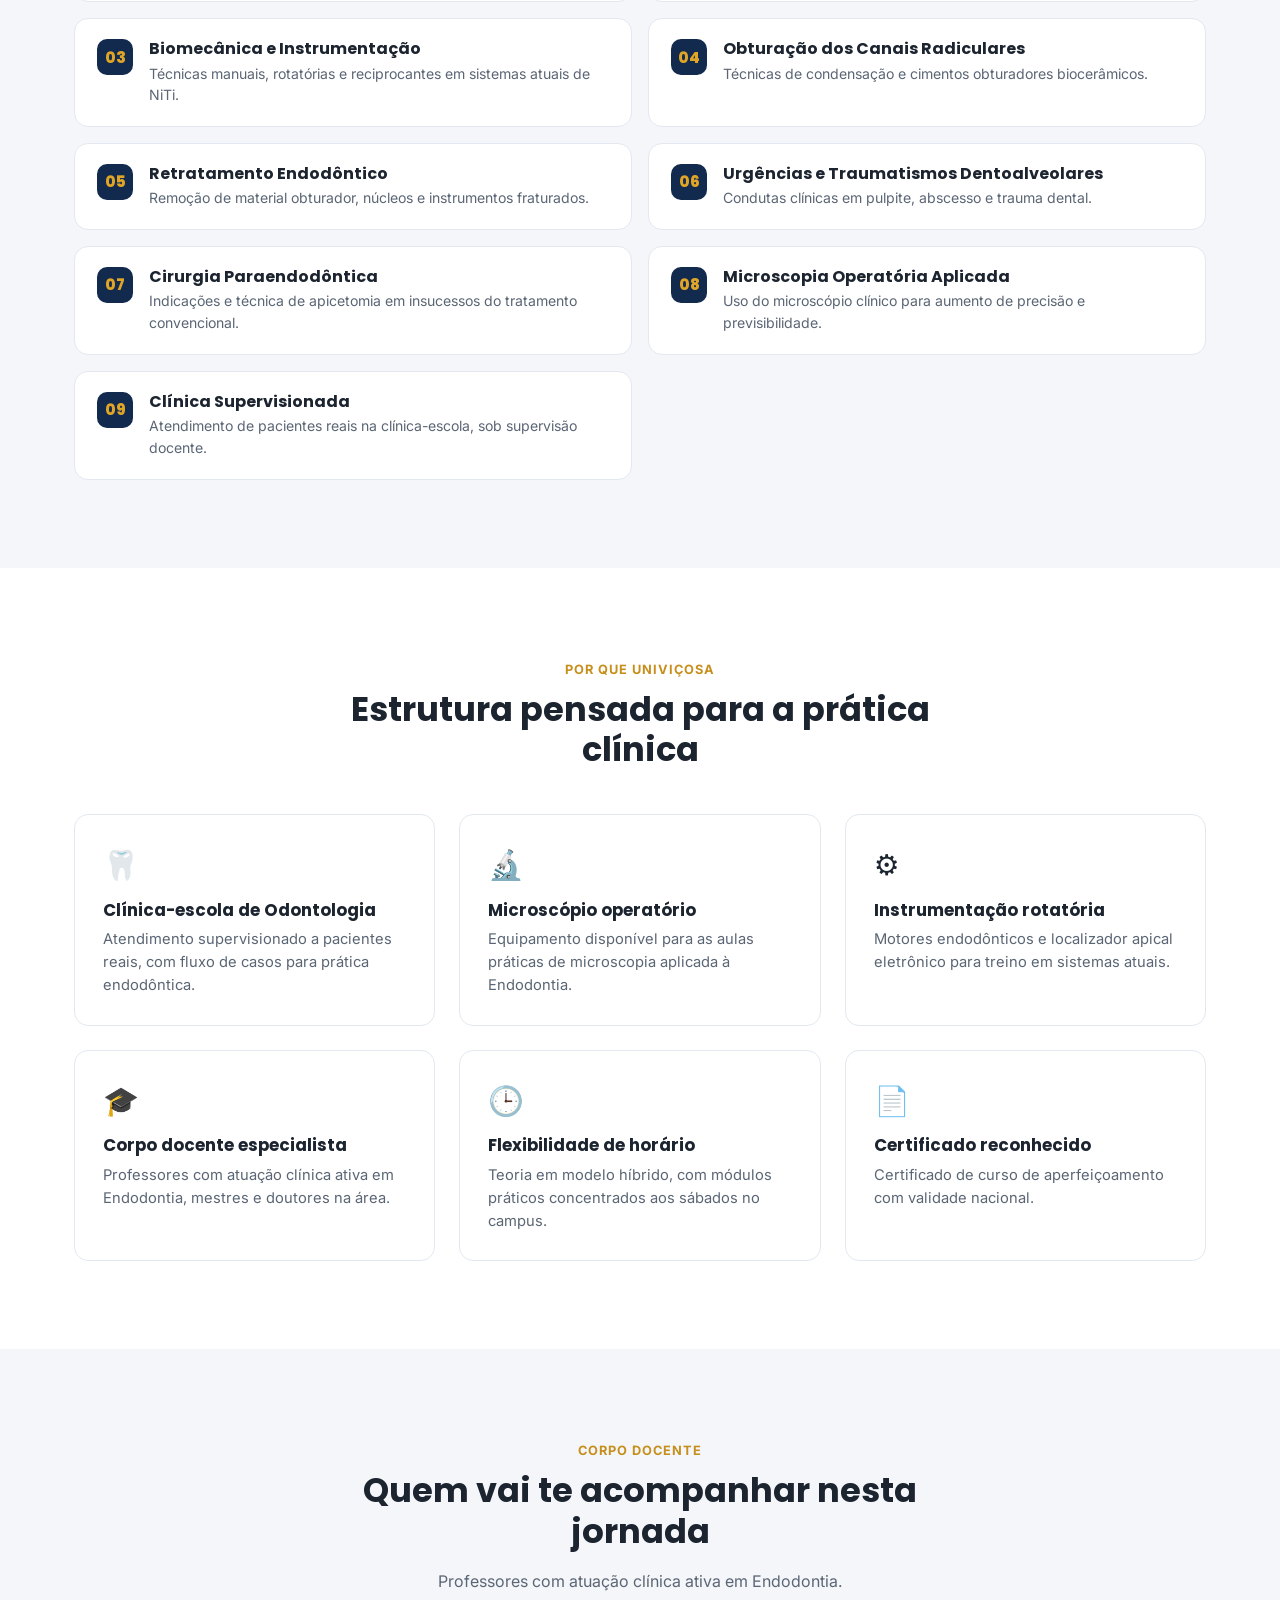
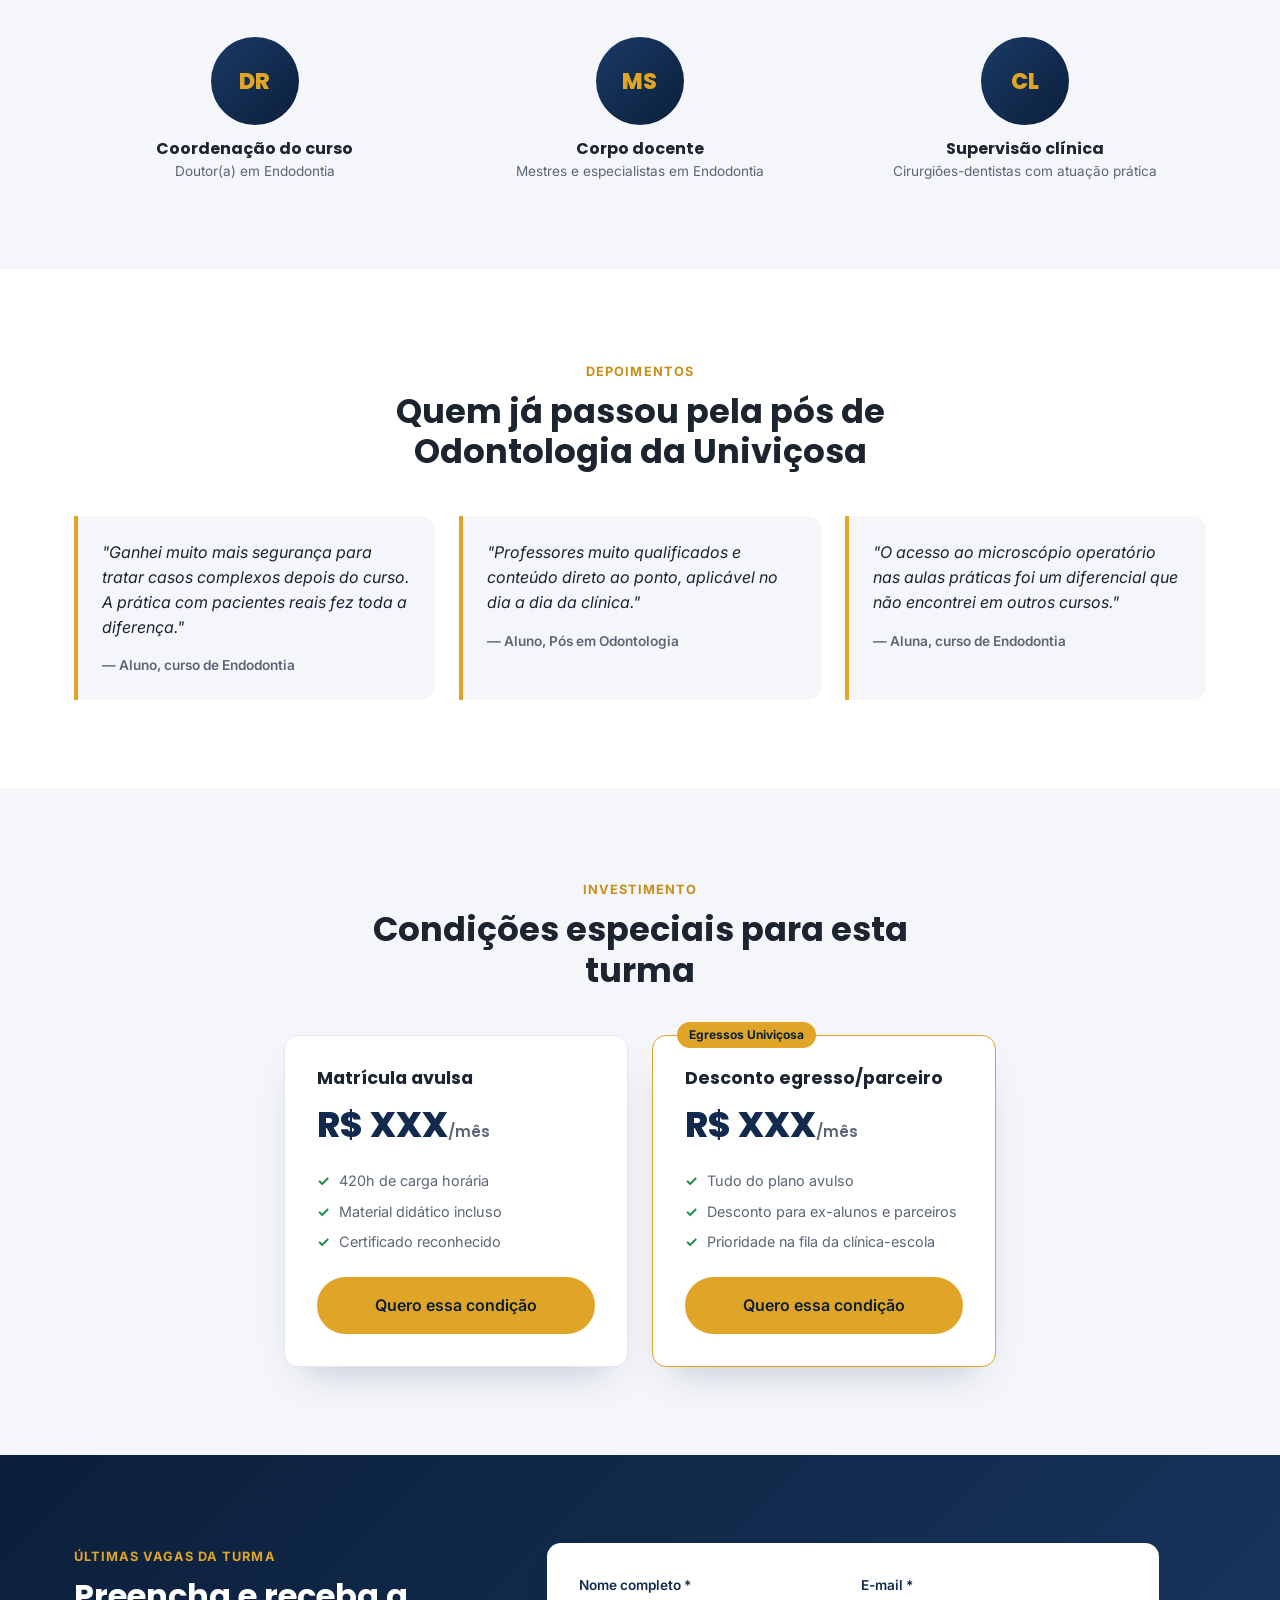
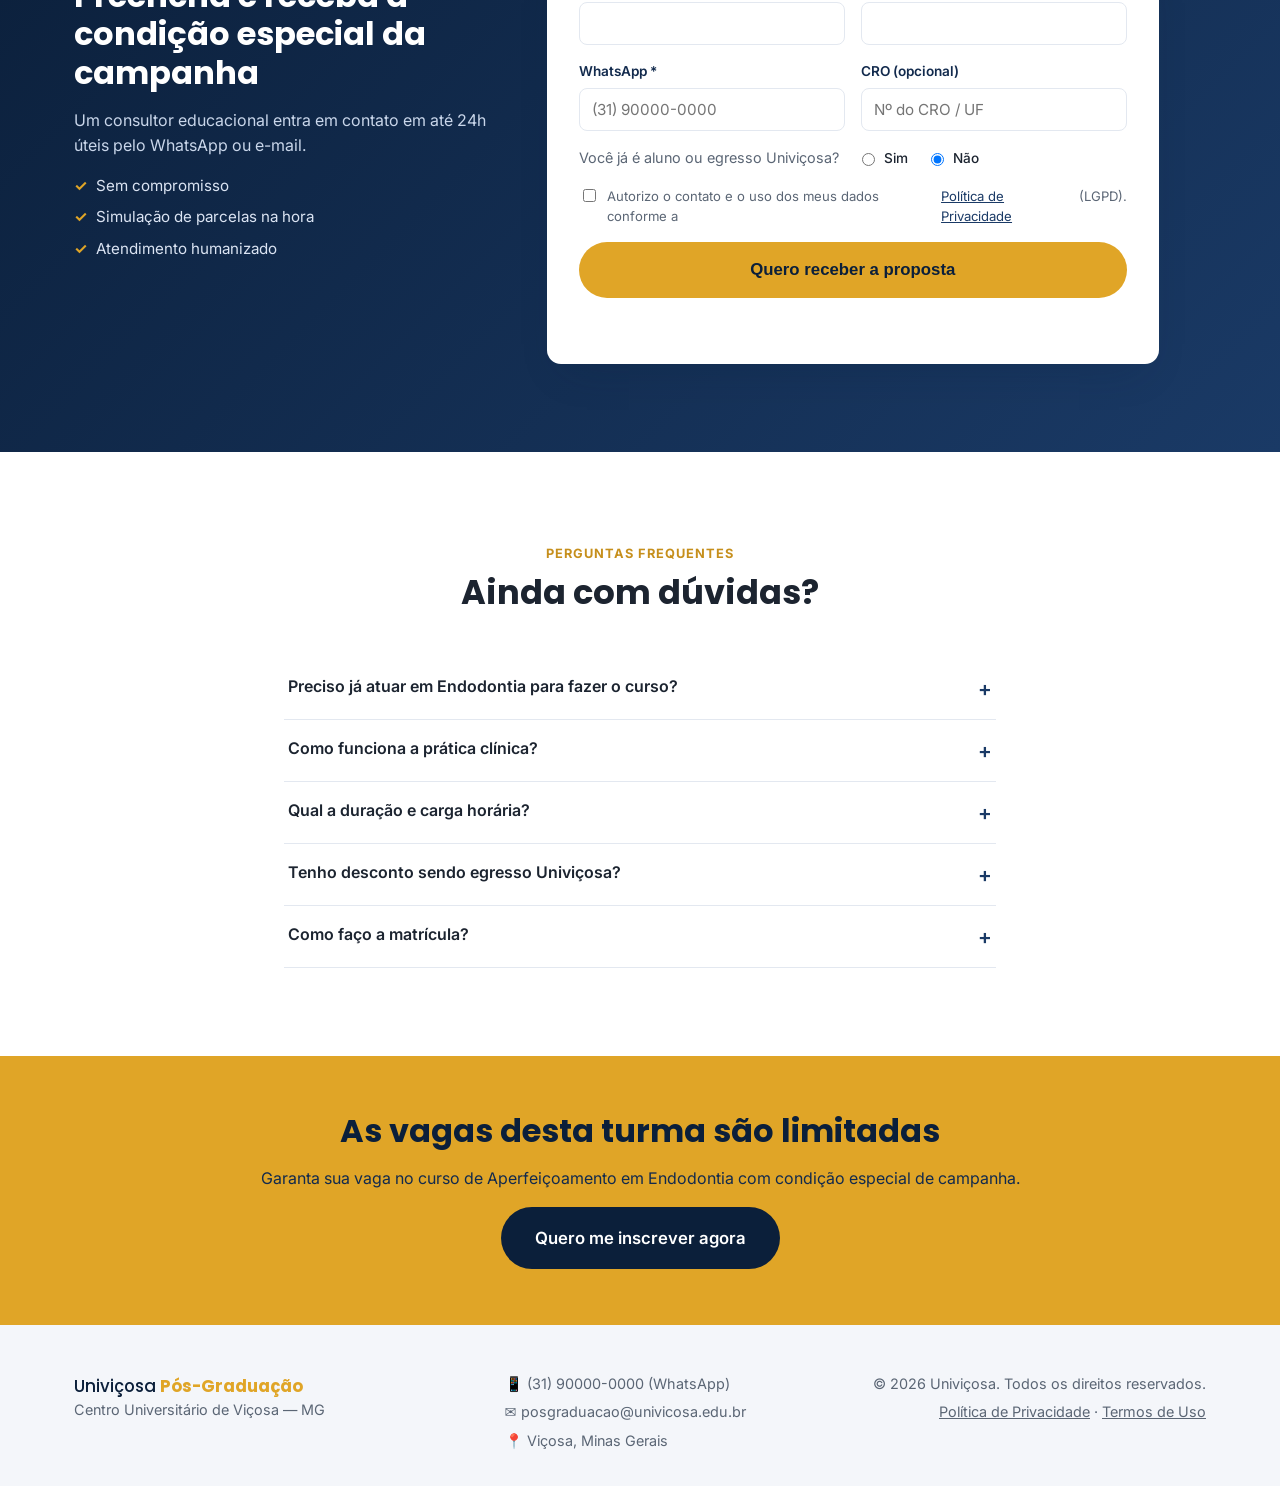
<file: endodontia-standalone.html>
<!DOCTYPE html>
<html lang="pt-BR">
<head>
<meta charset="UTF-8">
<meta name="viewport" content="width=device-width, initial-scale=1.0">
<title>Aperfeiçoamento em Endodontia | Univiçosa Pós-Graduação</title>
<meta name="description" content="Curso de Aperfeiçoamento em Endodontia da Univiçosa: prática clínica supervisionada em casos reais, microscopia operatória e instrumentação rotatória. Vagas limitadas.">

<!-- ============================================================
     META PIXEL (Facebook/Instagram Ads)
     Substitua PIXEL_ID_AQUI pelo ID real da conta de anúncios
     (gerenciada via NETA Ads) antes de publicar a campanha.
     Recomenda-se criar uma conversão personalizada "Lead Endodontia"
     para segmentar essa campanha das demais pós-graduações.
     ============================================================ -->
<script>
!function(f,b,e,v,n,t,s)
{if(f.fbq)return;n=f.fbq=function(){n.callMethod?
n.callMethod.apply(n,arguments):n.queue.push(arguments)};
if(!f._fbq)f._fbq=n;n.push=n;n.loaded=!0;n.version='2.0';
n.queue=[];t=b.createElement(e);t.async=!0;
t.src=v;s=b.getElementsByTagName(e)[0];
s.parentNode.insertBefore(t,s)}(window, document,'script',
'https://connect.facebook.net/en_US/fbevents.js');
fbq('init', 'PIXEL_ID_AQUI');
fbq('track', 'PageView');
</script>

<link rel="preconnect" href="https://fonts.googleapis.com">
<link href="https://fonts.googleapis.com/css2?family=Poppins:wght@400;500;600;700;800&family=Inter:wght@400;500;600&display=swap" rel="stylesheet">
<style>
/* =========================================================
   Univiçosa Pós-Graduação — Aperfeiçoamento em Endodontia
   Paleta placeholder (azul-marinho institucional + dourado).
   Ajuste as variáveis abaixo para o manual de marca oficial.
========================================================= */
:root{
  --navy-900:#0b1f3a;
  --navy-800:#122a4d;
  --navy-700:#1a3a66;
  --navy-600:#234d85;
  --gold-500:#e0a527;
  --gold-600:#c68f1c;
  --ink:#1c2430;
  --muted:#5b6675;
  --bg:#ffffff;
  --bg-alt:#f4f6fa;
  --border:#e3e8f0;
  --success:#1f8a4c;
  --danger:#c0392b;
  --radius:14px;
  --shadow:0 20px 40px -20px rgba(11,31,58,.25);
  --max:1180px;
}

*,*::before,*::after{box-sizing:border-box;}
html{scroll-behavior:smooth;}
body{
  margin:0;
  font-family:'Inter',system-ui,sans-serif;
  color:var(--ink);
  background:var(--bg);
  line-height:1.55;
}
h1,h2,h3,.logo__text{font-family:'Poppins',system-ui,sans-serif;}
h1,h2,h3{line-height:1.2;margin:0 0 .5em;}
p{margin:0 0 1em;color:var(--muted);}
a{color:inherit;text-decoration:none;}
ul{list-style:none;margin:0;padding:0;}
img{max-width:100%;display:block;}

.container{max-width:var(--max);margin:0 auto;padding:0 24px;}
.container--narrow{max-width:760px;}

/* Buttons */
.btn{
  display:inline-flex;align-items:center;justify-content:center;gap:10px;
  font-weight:600;border-radius:999px;border:2px solid transparent;
  padding:14px 28px;font-size:1rem;cursor:pointer;transition:.2s ease;
  white-space:nowrap;
}
.btn--primary{background:var(--gold-500);color:var(--navy-900);}
.btn--primary:hover{background:var(--gold-600);transform:translateY(-1px);}
.btn--ghost{background:transparent;border-color:rgba(255,255,255,.5);color:#fff;}
.btn--ghost:hover{background:rgba(255,255,255,.12);}
.btn--sm{padding:10px 20px;font-size:.9rem;}
.btn--lg{padding:16px 32px;font-size:1.05rem;}
.btn--block{width:100%;}

/* Header */
.header{
  position:sticky;top:0;z-index:50;background:rgba(11,31,58,.92);
  backdrop-filter:blur(8px);border-bottom:1px solid rgba(255,255,255,.08);
}
.header__inner{display:flex;align-items:center;gap:24px;height:76px;}
.logo{display:flex;align-items:center;gap:10px;color:#fff;margin-right:auto;}
.logo__mark{
  width:40px;height:40px;border-radius:10px;background:var(--gold-500);
  color:var(--navy-900);display:flex;align-items:center;justify-content:center;
  font-weight:800;font-size:.95rem;
}
.logo__text{font-weight:500;font-size:1.05rem;color:#fff;}
.logo__text strong{font-weight:700;color:var(--gold-500);}
.logo__text--footer{color:var(--navy-900);}
.nav{display:flex;gap:28px;}
.nav a{color:#dbe4f3;font-weight:500;font-size:.95rem;}
.nav a:hover{color:var(--gold-500);}
.nav__toggle{
  display:none;flex-direction:column;gap:5px;background:none;border:none;cursor:pointer;padding:6px;
}
.nav__toggle span{width:24px;height:2px;background:#fff;border-radius:2px;}

/* Hero */
.hero{position:relative;overflow:hidden;color:#fff;}
.hero__bg{
  position:absolute;inset:0;z-index:-1;
  background:
    radial-gradient(1100px 500px at 85% -10%, rgba(224,165,39,.25), transparent 60%),
    linear-gradient(135deg,var(--navy-900),var(--navy-700));
}
.hero__inner{
  display:grid;grid-template-columns:1.2fr .8fr;gap:48px;
  padding:88px 24px 96px;align-items:center;
}
.badge{
  display:inline-block;background:rgba(224,165,39,.15);color:var(--gold-500);
  border:1px solid rgba(224,165,39,.4);padding:6px 14px;border-radius:999px;
  font-size:.8rem;font-weight:600;letter-spacing:.02em;margin-bottom:18px;
}
.hero h1{font-size:clamp(2rem,4vw,2.8rem);font-weight:700;color:#fff;}
.hero__lead{color:#c9d6ea;font-size:1.1rem;max-width:560px;}
.hero__points{margin-bottom:28px;}
.hero__points li{color:#dbe4f3;margin-bottom:8px;font-size:.98rem;}
.hero__cta{display:flex;gap:14px;flex-wrap:wrap;}
.hero__media{display:flex;flex-direction:column;gap:20px;}
.hero__card{
  background:rgba(255,255,255,.06);border:1px solid rgba(255,255,255,.15);
  border-radius:var(--radius);padding:22px 26px;backdrop-filter:blur(6px);
}
.hero__card--alt{margin-left:36px;}
.hero__stat{display:block;font-size:2.2rem;font-weight:800;color:var(--gold-500);font-family:'Poppins',sans-serif;}

/* Trust bar */
.trust{background:var(--navy-800);}
.trust__inner{
  display:grid;grid-template-columns:repeat(4,1fr);gap:16px;
  padding:22px 24px;text-align:center;
}
.trust__inner div{display:flex;flex-direction:column;color:#dbe4f3;}
.trust__inner strong{color:var(--gold-500);font-size:1.4rem;font-family:'Poppins',sans-serif;}
.trust__inner span{font-size:.82rem;color:#aebbd2;}

/* Section generic */
.section{padding:88px 0;}
.section--alt{background:var(--bg-alt);}
.section__head{max-width:640px;margin:0 auto 44px;text-align:center;}
.eyebrow{
  display:inline-block;color:var(--gold-600);font-weight:700;font-size:.8rem;
  letter-spacing:.08em;text-transform:uppercase;margin-bottom:10px;
}
.eyebrow--light{color:var(--gold-500);}
.section__head h2{font-size:clamp(1.6rem,3vw,2.1rem);}

/* Benefits */
.benefits{display:grid;grid-template-columns:repeat(3,1fr);gap:24px;}
.benefit{
  background:#fff;border-radius:var(--radius);padding:28px;text-align:left;
  border:1px solid var(--border);
}
.benefit__icon{font-size:1.8rem;margin-bottom:12px;}
.benefit h3{font-size:1.05rem;}
.benefit p{font-size:.92rem;margin-bottom:0;}

/* Testimonials */
.testimonials{display:grid;grid-template-columns:repeat(3,1fr);gap:24px;}
.testimonial{
  margin:0;background:var(--bg-alt);border-left:4px solid var(--gold-500);
  padding:24px;border-radius:0 var(--radius) var(--radius) 0;
}
.testimonial p{color:var(--ink);font-style:italic;}
.testimonial footer{font-size:.85rem;color:var(--muted);font-weight:600;}

/* Form section */
.section--form{background:linear-gradient(135deg,var(--navy-900),var(--navy-700));color:#fff;}
.form__inner{display:grid;grid-template-columns:.9fr 1.1fr;gap:48px;align-items:start;}
.form__intro h2{color:#fff;font-size:clamp(1.5rem,3vw,2rem);}
.form__intro p{color:#c9d6ea;}
.form__list li{color:#dbe4f3;margin-bottom:8px;padding-left:22px;position:relative;font-size:.95rem;}
.form__list li::before{content:"✓";position:absolute;left:0;color:var(--gold-500);font-weight:700;}

.lead-form{
  background:#fff;border-radius:var(--radius);padding:32px;color:var(--ink);
  display:grid;grid-template-columns:1fr 1fr;gap:16px;box-shadow:var(--shadow);
}
.field{display:flex;flex-direction:column;gap:6px;}
.field label{font-size:.85rem;font-weight:600;color:var(--navy-800);}
.field input,.field select{
  border:1.5px solid var(--border);border-radius:8px;padding:11px 12px;
  font-size:.95rem;font-family:inherit;background:#fff;color:var(--ink);
}
.field input:focus,.field select:focus{outline:none;border-color:var(--navy-600);}
.field--radio{grid-column:1/-1;flex-direction:row;align-items:center;gap:18px;font-size:.9rem;color:var(--muted);}
.field--radio label{display:flex;align-items:center;gap:6px;font-weight:500;color:var(--ink);}
.consent{grid-column:1/-1;font-size:.82rem;color:var(--muted);display:flex;gap:8px;align-items:flex-start;}
.consent a{color:var(--navy-700);text-decoration:underline;}
.lead-form button{grid-column:1/-1;}
.form__msg{grid-column:1/-1;margin:0;font-size:.9rem;min-height:1.2em;}
.form__msg.is-success{color:var(--success);}
.form__msg.is-error{color:var(--danger);}
.field.is-invalid input,.field.is-invalid select{border-color:var(--danger);}

/* FAQ */
.accordion__item{border-bottom:1px solid var(--border);}
.accordion__trigger{
  width:100%;text-align:left;background:none;border:none;padding:18px 4px;
  font-size:1rem;font-weight:600;cursor:pointer;display:flex;justify-content:space-between;
  color:var(--ink);font-family:inherit;
}
.accordion__trigger::after{content:"+";font-size:1.3rem;color:var(--navy-700);}
.accordion__item.is-open .accordion__trigger::after{content:"–";}
.accordion__panel{max-height:0;overflow:hidden;transition:max-height .25s ease;}
.accordion__panel p{padding:0 4px 18px;font-size:.94rem;}
.accordion__item.is-open .accordion__panel{max-height:220px;}

/* CTA final */
.cta-final{background:var(--gold-500);}
.cta-final__inner{padding:56px 24px;text-align:center;}
.cta-final h2{color:var(--navy-900);font-size:clamp(1.4rem,3vw,2rem);}
.cta-final p{color:var(--navy-800);}
.cta-final .btn--primary{background:var(--navy-900);color:#fff;}
.cta-final .btn--primary:hover{background:var(--navy-800);}

/* Footer */
.footer{background:var(--bg-alt);padding:48px 0 28px;}
.footer__inner{display:grid;grid-template-columns:1.2fr 1fr 1fr;gap:24px;font-size:.9rem;}
.footer p{margin-bottom:6px;}
.footer__legal{text-align:right;color:var(--muted);}
.footer__legal a{text-decoration:underline;}

/* WhatsApp floating button */
.whats-float{
  position:fixed;right:22px;bottom:22px;width:58px;height:58px;border-radius:50%;
  background:#25D366;color:#fff;display:flex;align-items:center;justify-content:center;
  box-shadow:0 10px 24px -6px rgba(0,0,0,.35);z-index:60;transition:.2s;
}
.whats-float:hover{transform:scale(1.06);}

/* Modules (grade curricular) */
.modules{display:grid;grid-template-columns:repeat(2,1fr);gap:16px;}
.module{
  display:flex;gap:16px;align-items:flex-start;background:#fff;
  border:1px solid var(--border);border-radius:var(--radius);padding:20px 22px;
}
.module__num{
  flex:none;width:36px;height:36px;border-radius:10px;background:var(--navy-800);
  color:var(--gold-500);display:flex;align-items:center;justify-content:center;
  font-weight:800;font-family:'Poppins',sans-serif;font-size:.95rem;
}
.module h3{font-size:1rem;margin-bottom:4px;}
.module p{font-size:.88rem;margin-bottom:0;}

/* Corpo docente */
.teachers{display:grid;grid-template-columns:repeat(3,1fr);gap:24px;}
.teacher{text-align:center;}
.teacher__avatar{
  width:88px;height:88px;border-radius:50%;margin:0 auto 14px;
  background:linear-gradient(135deg,var(--navy-700),var(--navy-900));
  display:flex;align-items:center;justify-content:center;color:var(--gold-500);
  font-weight:800;font-size:1.4rem;font-family:'Poppins',sans-serif;
}
.teacher h3{font-size:1rem;margin-bottom:2px;}
.teacher span{display:block;font-size:.85rem;color:var(--muted);}

/* Investimento (pricing boxes) */
.pricing{display:grid;grid-template-columns:repeat(2,1fr);gap:24px;align-items:stretch;}
.pricing-box{
  background:#fff;border:1px solid var(--border);border-radius:var(--radius);
  padding:32px;box-shadow:var(--shadow);position:relative;
}
.pricing-box--highlight{border-color:var(--gold-500);}
.pricing-box__tag{
  position:absolute;top:-14px;left:24px;background:var(--gold-500);color:var(--navy-900);
  font-size:.75rem;font-weight:700;padding:4px 12px;border-radius:999px;
}
.pricing-box h3{font-size:1.1rem;}
.pricing-box__price{font-family:'Poppins',sans-serif;font-weight:800;font-size:2.2rem;color:var(--navy-800);margin-bottom:4px;}
.pricing-box__price span{font-size:.95rem;font-weight:600;color:var(--muted);}
.pricing-box ul{margin:18px 0 24px;}
.pricing-box li{font-size:.9rem;color:var(--muted);padding-left:22px;position:relative;margin-bottom:8px;}
.pricing-box li::before{content:"✓";position:absolute;left:0;color:var(--success);font-weight:700;}

/* Responsive */
@media (max-width:980px){
  .hero__inner{grid-template-columns:1fr;padding-top:56px;}
  .hero__media{flex-direction:row;}
  .hero__card--alt{margin-left:0;}
  .benefits{grid-template-columns:repeat(2,1fr);}
  .testimonials{grid-template-columns:1fr;}
  .form__inner{grid-template-columns:1fr;}
  .lead-form{grid-template-columns:1fr;}
  .footer__inner{grid-template-columns:1fr;text-align:left;}
  .footer__legal{text-align:left;}
  .modules{grid-template-columns:1fr;}
  .teachers{grid-template-columns:1fr;}
}
@media (max-width:640px){
  .nav{
    position:absolute;top:76px;left:0;right:0;background:var(--navy-900);
    flex-direction:column;padding:16px 24px;display:none;gap:16px;
  }
  .nav.is-open{display:flex;}
  .nav__toggle{display:flex;}
  .header__inner .btn--sm{display:none;}
  .trust__inner{grid-template-columns:repeat(2,1fr);}
  .benefits{grid-template-columns:1fr;}
  .pricing{grid-template-columns:1fr;}
}
</style>
</head>
<body>

<!-- ===================== HEADER ===================== -->
<header class="header" id="header">
  <div class="container header__inner">
    <a href="#topo" class="logo">
      <span class="logo__mark">UV</span>
      <span class="logo__text">Univiçosa <strong>Pós-Graduação</strong></span>
    </a>
    <nav class="nav" id="nav">
      <a href="#sobre">O curso</a>
      <a href="#grade">Grade curricular</a>
      <a href="#diferenciais">Diferenciais</a>
      <a href="#investimento">Investimento</a>
      <a href="#faq">Dúvidas</a>
    </nav>
    <a href="#inscricao" class="btn btn--primary btn--sm">Quero me inscrever</a>
    <button class="nav__toggle" id="navToggle" aria-label="Abrir menu">
      <span></span><span></span><span></span>
    </button>
  </div>
</header>

<!-- ===================== HERO ===================== -->
<section class="hero" id="topo">
  <div class="hero__bg"></div>
  <div class="container hero__inner">
    <div class="hero__content">
      <span class="badge">Inscrições abertas — vagas limitadas</span>
      <h1>Curso de Aperfeiçoamento em Endodontia</h1>
      <p class="hero__lead">Domine o diagnóstico, a instrumentação rotatória e a obturação dos canais radiculares com prática clínica supervisionada em pacientes reais, na clínica-escola de Odontologia da Univiçosa.</p>
      <ul class="hero__points">
        <li>✔ Prática clínica supervisionada em casos reais</li>
        <li>✔ Microscopia operatória e instrumentação rotatória/reciprocante</li>
        <li>✔ Corpo docente especialista em Endodontia</li>
      </ul>
      <div class="hero__cta">
        <a href="#inscricao" class="btn btn--primary btn--lg" id="ctaHero">Garantir minha vaga</a>
        <a href="https://wa.me/5531900000000?text=Ol%C3%A1%2C%20quero%20saber%20mais%20sobre%20o%20curso%20de%20Aperfei%C3%A7oamento%20em%20Endodontia%20da%20Univi%C3%A7osa" target="_blank" rel="noopener" class="btn btn--ghost btn--lg" id="ctaWhats">
          <svg width="20" height="20" viewBox="0 0 24 24" fill="currentColor" aria-hidden="true"><path d="M12.04 2C6.58 2 2.13 6.45 2.13 11.91c0 1.75.46 3.45 1.32 4.95L2 22l5.29-1.39c1.45.79 3.08 1.21 4.75 1.21 5.46 0 9.91-4.45 9.91-9.91C21.95 6.45 17.5 2 12.04 2zm0 18.02c-1.49 0-2.95-.4-4.23-1.16l-.3-.18-3.14.82.84-3.06-.2-.32a8.07 8.07 0 0 1-1.24-4.31c0-4.48 3.64-8.12 8.12-8.12 4.48 0 8.12 3.64 8.12 8.12s-3.64 8.21-8.17 8.21z"/></svg>
          Falar no WhatsApp
        </a>
      </div>
    </div>
    <div class="hero__media" aria-hidden="true">
      <div class="hero__card">
        <span class="hero__stat">420h</span>
        <span>carga horária total</span>
      </div>
      <div class="hero__card hero__card--alt">
        <span class="hero__stat">12</span>
        <span>meses de duração</span>
      </div>
    </div>
  </div>
</section>

<!-- ===================== TRUST BAR ===================== -->
<section class="trust">
  <div class="container trust__inner">
    <div><strong>Híbrido</strong><span>teoria online + prática presencial</span></div>
    <div><strong>12x</strong><span>sem juros no cartão</span></div>
    <div><strong>Clínica-escola</strong><span>atendimento a pacientes reais</span></div>
    <div><strong>MEC</strong><span>curso reconhecido</span></div>
  </div>
</section>

<!-- ===================== SOBRE O CURSO ===================== -->
<section class="section" id="sobre">
  <div class="container container--narrow">
    <div class="section__head">
      <span class="eyebrow">Sobre o curso</span>
      <h2>Aprofunde sua atuação clínica em Endodontia</h2>
      <p>Voltado a cirurgiões-dentistas que querem ganhar segurança e precisão no tratamento endodôntico, unindo fundamentação teórica atualizada e prática clínica intensiva, do diagnóstico ao retratamento de casos complexos.</p>
    </div>
  </div>
</section>

<!-- ===================== GRADE CURRICULAR ===================== -->
<section class="section section--alt" id="grade">
  <div class="container">
    <div class="section__head">
      <span class="eyebrow">Grade curricular</span>
      <h2>Módulos do curso</h2>
      <p>Conteúdo organizado da teoria à prática clínica supervisionada.</p>
    </div>
    <div class="modules">
      <div class="module">
        <span class="module__num">01</span>
        <div><h3>Diagnóstico e Plano de Tratamento Endodôntico</h3><p>Exame clínico, testes de sensibilidade e interpretação radiográfica/tomográfica.</p></div>
      </div>
      <div class="module">
        <span class="module__num">02</span>
        <div><h3>Anatomia do Sistema de Canais Radiculares</h3><p>Variações anatômicas e sua relação com o sucesso do tratamento.</p></div>
      </div>
      <div class="module">
        <span class="module__num">03</span>
        <div><h3>Biomecânica e Instrumentação</h3><p>Técnicas manuais, rotatórias e reciprocantes em sistemas atuais de NiTi.</p></div>
      </div>
      <div class="module">
        <span class="module__num">04</span>
        <div><h3>Obturação dos Canais Radiculares</h3><p>Técnicas de condensação e cimentos obturadores biocerâmicos.</p></div>
      </div>
      <div class="module">
        <span class="module__num">05</span>
        <div><h3>Retratamento Endodôntico</h3><p>Remoção de material obturador, núcleos e instrumentos fraturados.</p></div>
      </div>
      <div class="module">
        <span class="module__num">06</span>
        <div><h3>Urgências e Traumatismos Dentoalveolares</h3><p>Condutas clínicas em pulpite, abscesso e trauma dental.</p></div>
      </div>
      <div class="module">
        <span class="module__num">07</span>
        <div><h3>Cirurgia Paraendodôntica</h3><p>Indicações e técnica de apicetomia em insucessos do tratamento convencional.</p></div>
      </div>
      <div class="module">
        <span class="module__num">08</span>
        <div><h3>Microscopia Operatória Aplicada</h3><p>Uso do microscópio clínico para aumento de precisão e previsibilidade.</p></div>
      </div>
      <div class="module">
        <span class="module__num">09</span>
        <div><h3>Clínica Supervisionada</h3><p>Atendimento de pacientes reais na clínica-escola, sob supervisão docente.</p></div>
      </div>
    </div>
  </div>
</section>

<!-- ===================== DIFERENCIAIS ===================== -->
<section class="section" id="diferenciais">
  <div class="container">
    <div class="section__head">
      <span class="eyebrow">Por que Univiçosa</span>
      <h2>Estrutura pensada para a prática clínica</h2>
    </div>
    <div class="benefits">
      <div class="benefit">
        <div class="benefit__icon">🦷</div>
        <h3>Clínica-escola de Odontologia</h3>
        <p>Atendimento supervisionado a pacientes reais, com fluxo de casos para prática endodôntica.</p>
      </div>
      <div class="benefit">
        <div class="benefit__icon">🔬</div>
        <h3>Microscópio operatório</h3>
        <p>Equipamento disponível para as aulas práticas de microscopia aplicada à Endodontia.</p>
      </div>
      <div class="benefit">
        <div class="benefit__icon">⚙️</div>
        <h3>Instrumentação rotatória</h3>
        <p>Motores endodônticos e localizador apical eletrônico para treino em sistemas atuais.</p>
      </div>
      <div class="benefit">
        <div class="benefit__icon">🎓</div>
        <h3>Corpo docente especialista</h3>
        <p>Professores com atuação clínica ativa em Endodontia, mestres e doutores na área.</p>
      </div>
      <div class="benefit">
        <div class="benefit__icon">🕒</div>
        <h3>Flexibilidade de horário</h3>
        <p>Teoria em modelo híbrido, com módulos práticos concentrados aos sábados no campus.</p>
      </div>
      <div class="benefit">
        <div class="benefit__icon">📄</div>
        <h3>Certificado reconhecido</h3>
        <p>Certificado de curso de aperfeiçoamento com validade nacional.</p>
      </div>
    </div>
  </div>
</section>

<!-- ===================== CORPO DOCENTE ===================== -->
<section class="section section--alt" id="docentes">
  <div class="container">
    <div class="section__head">
      <span class="eyebrow">Corpo docente</span>
      <h2>Quem vai te acompanhar nesta jornada</h2>
      <p>Professores com atuação clínica ativa em Endodontia.</p>
    </div>
    <!-- Substituir pelos nomes, titulação e foto reais dos docentes confirmados antes de publicar -->
    <div class="teachers">
      <div class="teacher">
        <div class="teacher__avatar">DR</div>
        <h3>Coordenação do curso</h3>
        <span>Doutor(a) em Endodontia</span>
      </div>
      <div class="teacher">
        <div class="teacher__avatar">MS</div>
        <h3>Corpo docente</h3>
        <span>Mestres e especialistas em Endodontia</span>
      </div>
      <div class="teacher">
        <div class="teacher__avatar">CL</div>
        <h3>Supervisão clínica</h3>
        <span>Cirurgiões-dentistas com atuação prática</span>
      </div>
    </div>
  </div>
</section>

<!-- ===================== DEPOIMENTOS ===================== -->
<section class="section" id="depoimentos">
  <div class="container">
    <div class="section__head">
      <span class="eyebrow">Depoimentos</span>
      <h2>Quem já passou pela pós de Odontologia da Univiçosa</h2>
    </div>
    <div class="testimonials">
      <blockquote class="testimonial">
        <p>"Ganhei muito mais segurança para tratar casos complexos depois do curso. A prática com pacientes reais fez toda a diferença."</p>
        <footer>— Aluno, curso de Endodontia</footer>
      </blockquote>
      <blockquote class="testimonial">
        <p>"Professores muito qualificados e conteúdo direto ao ponto, aplicável no dia a dia da clínica."</p>
        <footer>— Aluno, Pós em Odontologia</footer>
      </blockquote>
      <blockquote class="testimonial">
        <p>"O acesso ao microscópio operatório nas aulas práticas foi um diferencial que não encontrei em outros cursos."</p>
        <footer>— Aluna, curso de Endodontia</footer>
      </blockquote>
    </div>
  </div>
</section>

<!-- ===================== INVESTIMENTO ===================== -->
<section class="section section--alt" id="investimento">
  <div class="container container--narrow">
    <div class="section__head">
      <span class="eyebrow">Investimento</span>
      <h2>Condições especiais para esta turma</h2>
    </div>
    <div class="pricing">
      <div class="pricing-box">
        <h3>Matrícula avulsa</h3>
        <p class="pricing-box__price">R$ XXX<span>/mês</span></p>
        <ul>
          <li>420h de carga horária</li>
          <li>Material didático incluso</li>
          <li>Certificado reconhecido</li>
        </ul>
        <a href="#inscricao" class="btn btn--primary btn--block">Quero essa condição</a>
      </div>
      <div class="pricing-box pricing-box--highlight">
        <span class="pricing-box__tag">Egressos Univiçosa</span>
        <h3>Desconto egresso/parceiro</h3>
        <p class="pricing-box__price">R$ XXX<span>/mês</span></p>
        <ul>
          <li>Tudo do plano avulso</li>
          <li>Desconto para ex-alunos e parceiros</li>
          <li>Prioridade na fila da clínica-escola</li>
        </ul>
        <a href="#inscricao" class="btn btn--primary btn--block">Quero essa condição</a>
      </div>
    </div>
    <!-- Valores placeholder: substituir pelos valores confirmados na tabela de preços do módulo Educacional (TOTVS RM) antes de publicar -->
  </div>
</section>

<!-- ===================== FORMULÁRIO / INSCRIÇÃO ===================== -->
<section class="section section--form" id="inscricao">
  <div class="container form__inner">
    <div class="form__intro">
      <span class="eyebrow eyebrow--light">Últimas vagas da turma</span>
      <h2>Preencha e receba a condição especial da campanha</h2>
      <p>Um consultor educacional entra em contato em até 24h úteis pelo WhatsApp ou e-mail.</p>
      <ul class="form__list">
        <li>Sem compromisso</li>
        <li>Simulação de parcelas na hora</li>
        <li>Atendimento humanizado</li>
      </ul>
    </div>

    <form id="leadForm" class="lead-form" novalidate>
      <div class="field">
        <label for="nome">Nome completo *</label>
        <input type="text" id="nome" name="nome" required autocomplete="name">
      </div>
      <div class="field">
        <label for="email">E-mail *</label>
        <input type="email" id="email" name="email" required autocomplete="email">
      </div>
      <div class="field">
        <label for="whatsapp">WhatsApp *</label>
        <input type="tel" id="whatsapp" name="whatsapp" required placeholder="(31) 90000-0000" autocomplete="tel">
      </div>
      <div class="field">
        <label for="cro">CRO (opcional)</label>
        <input type="text" id="cro" name="cro" placeholder="Nº do CRO / UF">
      </div>
      <input type="hidden" id="curso" name="curso" value="Aperfeiçoamento em Endodontia">
      <div class="field field--radio">
        <span>Você já é aluno ou egresso Univiçosa?</span>
        <label><input type="radio" name="egresso" value="sim"> Sim</label>
        <label><input type="radio" name="egresso" value="nao" checked> Não</label>
      </div>

      <!-- Campos ocultos: rastreamento de campanha (UTM) para atribuição em Ads -->
      <input type="hidden" id="utm_source" name="utm_source">
      <input type="hidden" id="utm_medium" name="utm_medium">
      <input type="hidden" id="utm_campaign" name="utm_campaign">
      <input type="hidden" id="utm_content" name="utm_content">

      <label class="consent">
        <input type="checkbox" id="lgpd" name="lgpd" required>
        Autorizo o contato e o uso dos meus dados conforme a
        <a href="#" id="lgpdLink">Política de Privacidade</a> (LGPD).
      </label>

      <button type="submit" class="btn btn--primary btn--lg btn--block">Quero receber a proposta</button>
      <p class="form__msg" id="formMsg" role="status" aria-live="polite"></p>
    </form>
  </div>
</section>

<!-- ===================== FAQ ===================== -->
<section class="section" id="faq">
  <div class="container container--narrow">
    <div class="section__head">
      <span class="eyebrow">Perguntas frequentes</span>
      <h2>Ainda com dúvidas?</h2>
    </div>
    <div class="accordion" id="accordion">
      <div class="accordion__item">
        <button class="accordion__trigger">Preciso já atuar em Endodontia para fazer o curso?</button>
        <div class="accordion__panel"><p>Não. O curso é indicado tanto para quem já atua na área quanto para clínicos gerais que querem se aperfeiçoar em Endodontia.</p></div>
      </div>
      <div class="accordion__item">
        <button class="accordion__trigger">Como funciona a prática clínica?</button>
        <div class="accordion__panel"><p>Os módulos práticos acontecem na clínica-escola de Odontologia da Univiçosa, com atendimento supervisionado a pacientes reais encaminhados pela instituição.</p></div>
      </div>
      <div class="accordion__item">
        <button class="accordion__trigger">Qual a duração e carga horária?</button>
        <div class="accordion__panel"><p>O curso tem carga horária total de 420 horas, com duração média de 12 meses entre módulos teóricos e práticos.</p></div>
      </div>
      <div class="accordion__item">
        <button class="accordion__trigger">Tenho desconto sendo egresso Univiçosa?</button>
        <div class="accordion__panel"><p>Sim. Ex-alunos e colaboradores de instituições parceiras têm condições especiais de desconto na mensalidade.</p></div>
      </div>
      <div class="accordion__item">
        <button class="accordion__trigger">Como faço a matrícula?</button>
        <div class="accordion__panel"><p>Preencha o formulário desta página ou fale diretamente com um consultor pelo WhatsApp para receber o link de matrícula.</p></div>
      </div>
    </div>
  </div>
</section>

<!-- ===================== CTA FINAL ===================== -->
<section class="cta-final">
  <div class="container cta-final__inner">
    <h2>As vagas desta turma são limitadas</h2>
    <p>Garanta sua vaga no curso de Aperfeiçoamento em Endodontia com condição especial de campanha.</p>
    <a href="#inscricao" class="btn btn--primary btn--lg">Quero me inscrever agora</a>
  </div>
</section>

<!-- ===================== FOOTER ===================== -->
<footer class="footer">
  <div class="container footer__inner">
    <div>
      <span class="logo__text logo__text--footer">Univiçosa <strong>Pós-Graduação</strong></span>
      <p>Centro Universitário de Viçosa — MG</p>
    </div>
    <div class="footer__contact">
      <p>📱 (31) 90000-0000 (WhatsApp)</p>
      <p>✉️ posgraduacao@univicosa.edu.br</p>
      <p>📍 Viçosa, Minas Gerais</p>
    </div>
    <div class="footer__legal">
      <p>© <span id="year"></span> Univiçosa. Todos os direitos reservados.</p>
      <p><a href="#">Política de Privacidade</a> · <a href="#">Termos de Uso</a></p>
    </div>
  </div>
</footer>

<!-- Botão flutuante WhatsApp -->
<a class="whats-float" href="https://wa.me/5531900000000?text=Ol%C3%A1%2C%20quero%20saber%20mais%20sobre%20o%20curso%20de%20Aperfei%C3%A7oamento%20em%20Endodontia%20da%20Univi%C3%A7osa" target="_blank" rel="noopener" aria-label="Falar no WhatsApp">
  <svg width="28" height="28" viewBox="0 0 24 24" fill="currentColor" aria-hidden="true"><path d="M12.04 2C6.58 2 2.13 6.45 2.13 11.91c0 1.75.46 3.45 1.32 4.95L2 22l5.29-1.39c1.45.79 3.08 1.21 4.75 1.21 5.46 0 9.91-4.45 9.91-9.91C21.95 6.45 17.5 2 12.04 2zm0 18.02c-1.49 0-2.95-.4-4.23-1.16l-.3-.18-3.14.82.84-3.06-.2-.32a8.07 8.07 0 0 1-1.24-4.31c0-4.48 3.64-8.12 8.12-8.12 4.48 0 8.12 3.64 8.12 8.12s-3.64 8.21-8.17 8.21z"/></svg>
</a>

<script>
document.getElementById('year').textContent = new Date().getFullYear();

/* =========================================================
   1) MENU MOBILE
========================================================= */
const navToggle = document.getElementById('navToggle');
const nav = document.getElementById('nav');
navToggle.addEventListener('click', () => nav.classList.toggle('is-open'));
nav.querySelectorAll('a').forEach(a => a.addEventListener('click', () => nav.classList.remove('is-open')));

/* =========================================================
   2) FAQ (accordion)
========================================================= */
document.getElementById('accordion').addEventListener('click', (e) => {
  const trigger = e.target.closest('.accordion__trigger');
  if (!trigger) return;
  const item = trigger.closest('.accordion__item');
  const wasOpen = item.classList.contains('is-open');
  document.querySelectorAll('.accordion__item').forEach(i => i.classList.remove('is-open'));
  if (!wasOpen) item.classList.add('is-open');
});

/* =========================================================
   3) UTM tracking (atribuição de campanha)
========================================================= */
const params = new URLSearchParams(window.location.search);
['utm_source', 'utm_medium', 'utm_campaign', 'utm_content'].forEach(key => {
  const el = document.getElementById(key);
  if (el) el.value = params.get(key) || '';
});

/* =========================================================
   4) Máscara simples de WhatsApp
========================================================= */
const whatsInput = document.getElementById('whatsapp');
whatsInput.addEventListener('input', () => {
  let v = whatsInput.value.replace(/\D/g, '').slice(0, 11);
  if (v.length > 6) v = v.replace(/(\d{2})(\d{5})(\d{0,4})/, '($1) $2-$3');
  else if (v.length > 2) v = v.replace(/(\d{2})(\d{0,5})/, '($1) $2');
  whatsInput.value = v.trim();
});

/* =========================================================
   5) Envio do formulário de captação de leads
   -------------------------------------------------------
   INTEGRAÇÃO PENDENTE (ajustar antes de publicar a campanha):
   - Rubeus (CRM): substituir RUBEUS_WEBHOOK_URL pela URL do
     webhook/API de captação de leads do Rubeus.
   - Worknow: se o disparo de WhatsApp automático ficar a
     cargo da plataforma, envie o lead também para o endpoint
     do Worknow (ou deixe o Rubeus orquestrar via integração
     nativa, se já configurada).
   - TOTVS RM: a pré-matrícula na turma de Endodontia (módulo
     Educacional) segue sendo feita manualmente pela secretaria
     a partir do lead qualificado no Rubeus, a menos que exista
     rotina de importação automática.
   Enquanto a integração não está configurada, o formulário
   guarda o lead no navegador (localStorage) e abre o
   WhatsApp com os dados preenchidos, para não perder contato.
========================================================= */
const RUBEUS_WEBHOOK_URL = ''; // TODO: preencher com a URL real do Rubeus

const form = document.getElementById('leadForm');
const formMsg = document.getElementById('formMsg');

form.addEventListener('submit', async (e) => {
  e.preventDefault();
  formMsg.textContent = '';
  formMsg.className = 'form__msg';

  const data = Object.fromEntries(new FormData(form).entries());

  let valid = true;
  ['nome', 'email', 'whatsapp', 'lgpd'].forEach(name => {
    const field = form.querySelector(`[name="${name}"]`)?.closest('.field') || form.querySelector(`[name="${name}"]`)?.closest('.consent');
    const filled = name === 'lgpd' ? form.lgpd.checked : !!data[name];
    if (field) field.classList.toggle('is-invalid', !filled);
    if (!filled) valid = false;
  });

  if (!valid) {
    formMsg.textContent = 'Preencha todos os campos obrigatórios antes de enviar.';
    formMsg.classList.add('is-error');
    return;
  }

  const submitBtn = form.querySelector('button[type="submit"]');
  submitBtn.disabled = true;
  submitBtn.textContent = 'Enviando...';

  try {
    if (RUBEUS_WEBHOOK_URL) {
      await fetch(RUBEUS_WEBHOOK_URL, {
        method: 'POST',
        headers: { 'Content-Type': 'application/json' },
        body: JSON.stringify({ ...data, origem: 'landing-endodontia', criado_em: new Date().toISOString() }),
      });
    } else {
      const leads = JSON.parse(localStorage.getItem('leads_endodontia') || '[]');
      leads.push({ ...data, criado_em: new Date().toISOString() });
      localStorage.setItem('leads_endodontia', JSON.stringify(leads));
    }

    // Disparo do evento de conversão para o Pixel (Meta Ads)
    if (typeof fbq === 'function') {
      fbq('track', 'Lead', { content_name: data.curso });
    }

    formMsg.textContent = 'Recebemos seus dados! Em instantes você será direcionado ao WhatsApp da nossa equipe.';
    formMsg.classList.add('is-success');
    form.reset();
    document.getElementById('curso').value = 'Aperfeiçoamento em Endodontia';

    const msg = encodeURIComponent(
      `Olá, meu nome é ${data.nome}. Tenho interesse no curso de "${data.curso}" e gostaria de receber mais informações.`
    );
    setTimeout(() => window.open(`https://wa.me/5531900000000?text=${msg}`, '_blank'), 1200);
  } catch (err) {
    formMsg.textContent = 'Não foi possível enviar agora. Tente novamente ou fale direto pelo WhatsApp.';
    formMsg.classList.add('is-error');
  } finally {
    submitBtn.disabled = false;
    submitBtn.textContent = 'Quero receber a proposta';
  }
});
</script>
</body>
</html>
</file>
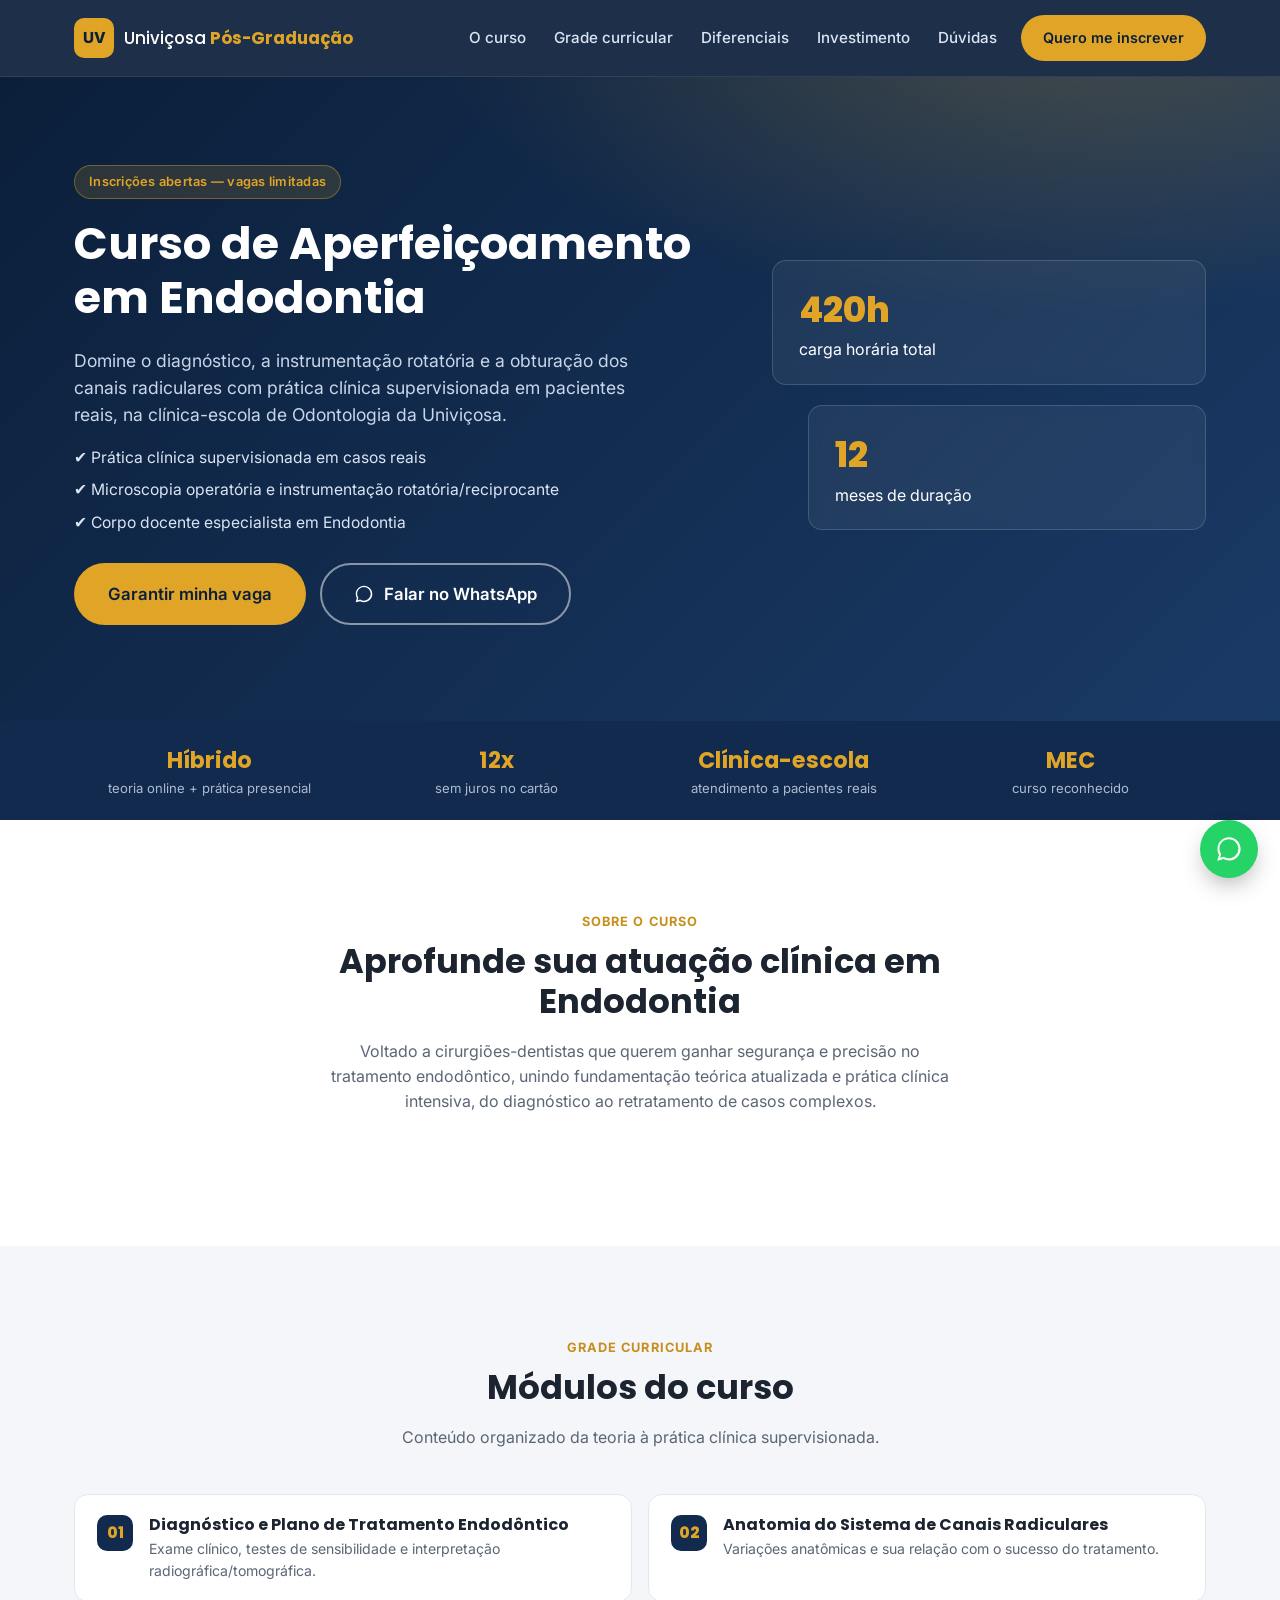
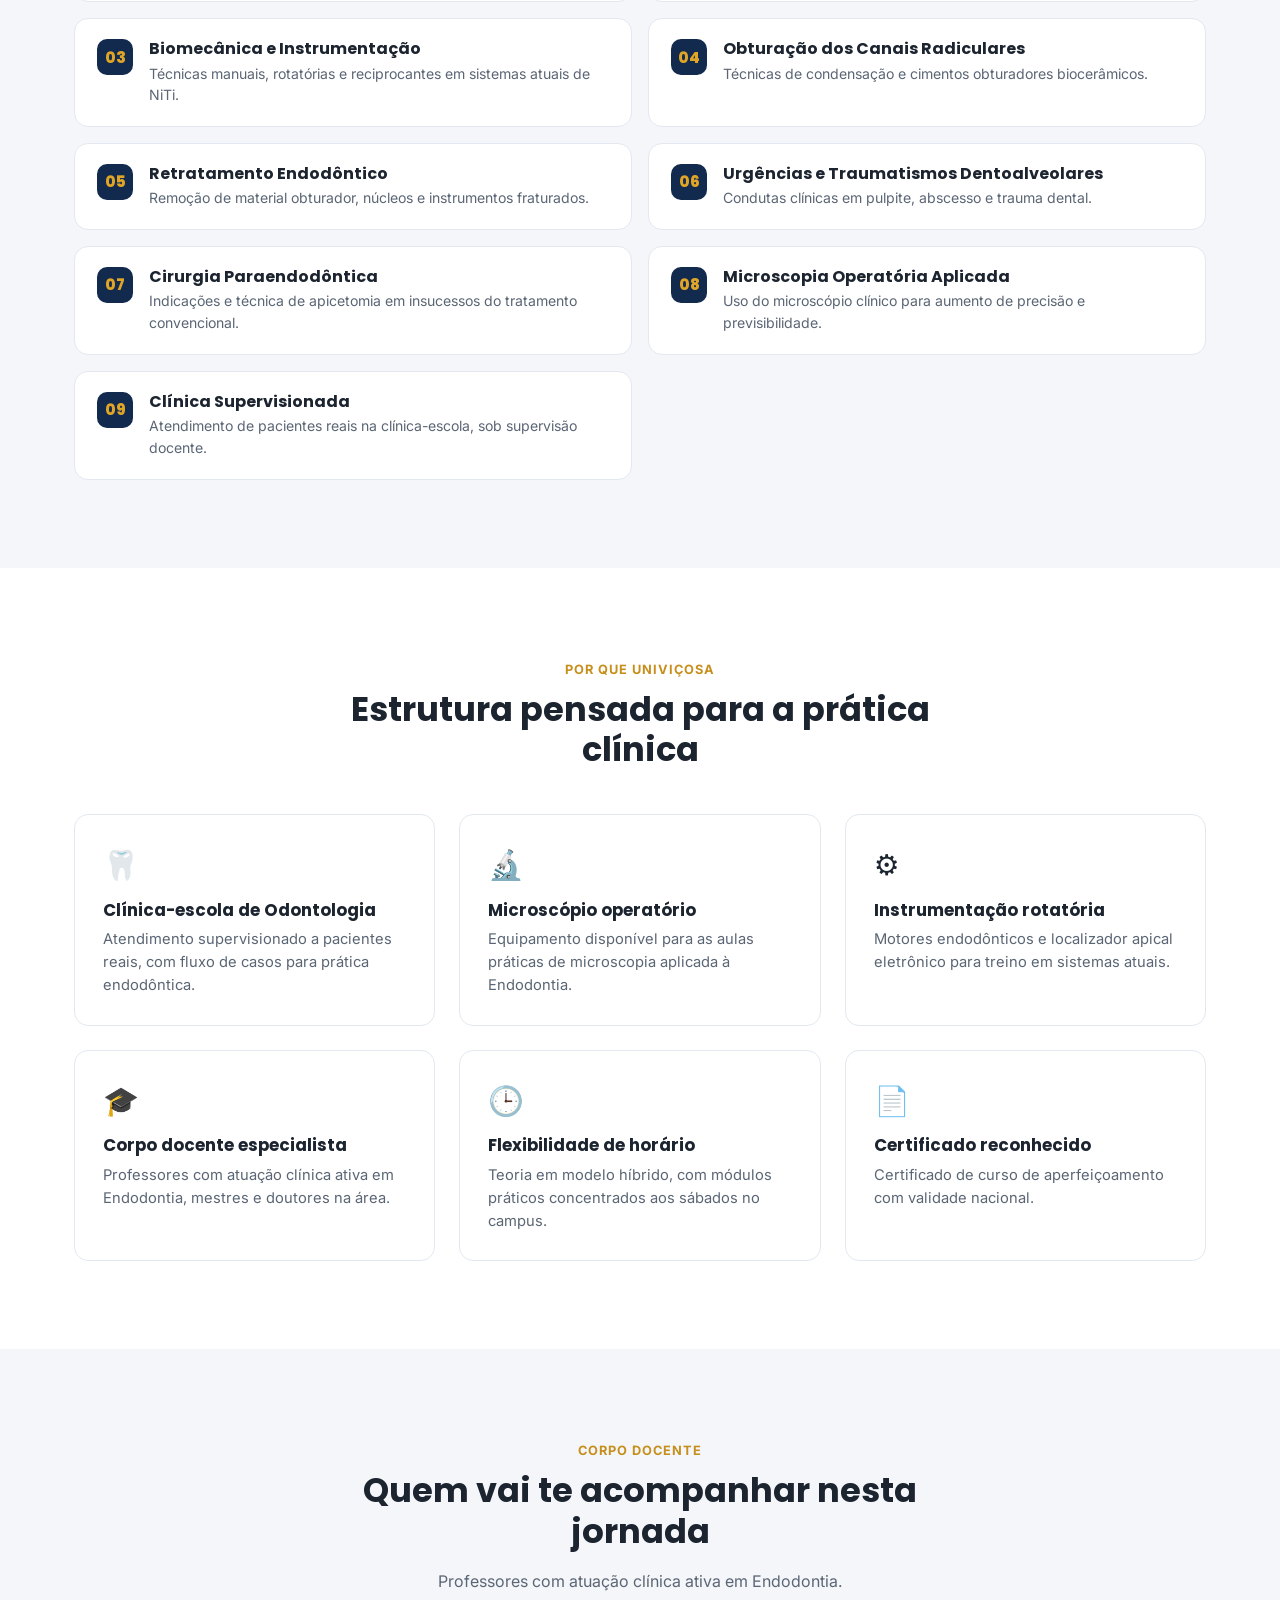
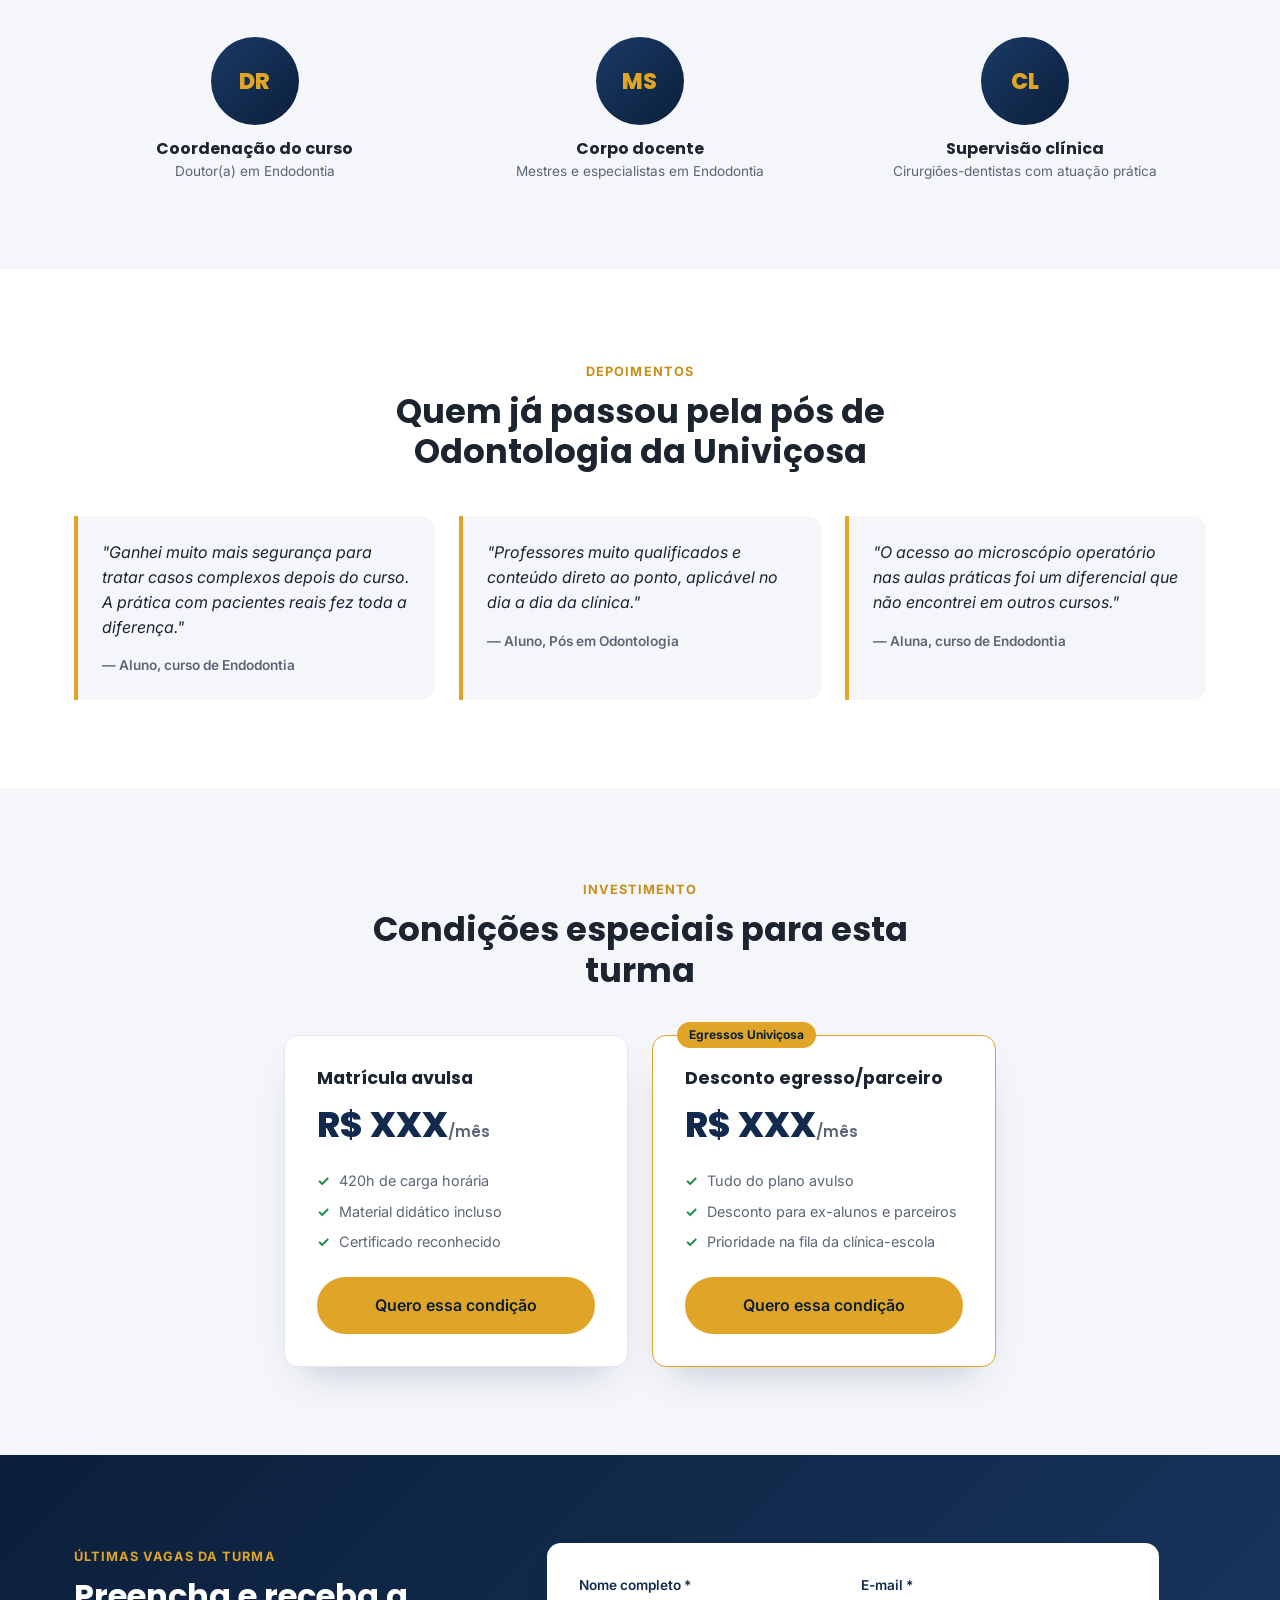
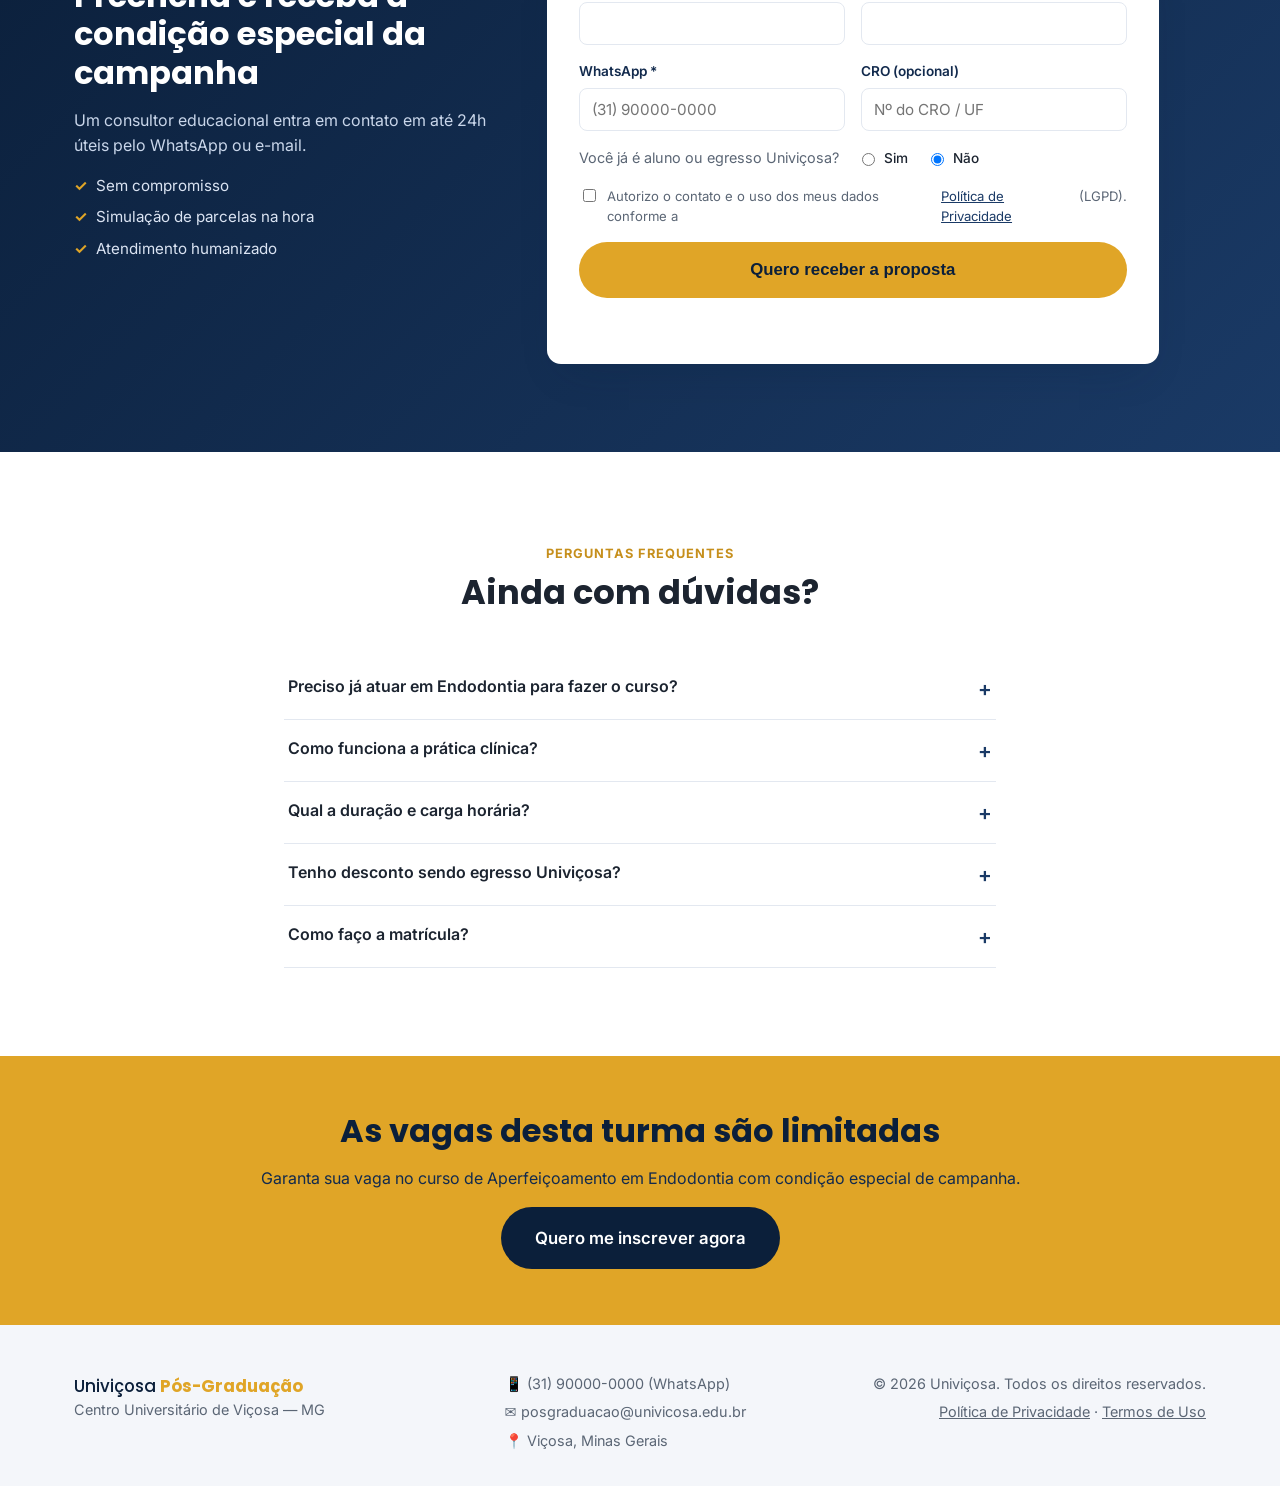
<file: endodontia.html>
<!DOCTYPE html>
<html lang="pt-BR">
<head>
<meta charset="UTF-8">
<meta name="viewport" content="width=device-width, initial-scale=1.0">
<title>Aperfeiçoamento em Endodontia | Univiçosa Pós-Graduação</title>
<meta name="description" content="Curso de Aperfeiçoamento em Endodontia da Univiçosa: prática clínica supervisionada em casos reais, microscopia operatória e instrumentação rotatória. Vagas limitadas.">

<!-- ============================================================
     META PIXEL (Facebook/Instagram Ads)
     Substitua PIXEL_ID_AQUI pelo ID real da conta de anúncios
     (gerenciada via NETA Ads) antes de publicar a campanha.
     Recomenda-se criar uma conversão personalizada "Lead Endodontia"
     para segmentar essa campanha das demais pós-graduações.
     ============================================================ -->
<script>
!function(f,b,e,v,n,t,s)
{if(f.fbq)return;n=f.fbq=function(){n.callMethod?
n.callMethod.apply(n,arguments):n.queue.push(arguments)};
if(!f._fbq)f._fbq=n;n.push=n;n.loaded=!0;n.version='2.0';
n.queue=[];t=b.createElement(e);t.async=!0;
t.src=v;s=b.getElementsByTagName(e)[0];
s.parentNode.insertBefore(t,s)}(window, document,'script',
'https://connect.facebook.net/en_US/fbevents.js');
fbq('init', 'PIXEL_ID_AQUI');
fbq('track', 'PageView');
</script>

<link rel="preconnect" href="https://fonts.googleapis.com">
<link href="https://fonts.googleapis.com/css2?family=Poppins:wght@400;500;600;700;800&family=Inter:wght@400;500;600&display=swap" rel="stylesheet">
<link rel="stylesheet" href="css/style.css">
</head>
<body>

<!-- ===================== HEADER ===================== -->
<header class="header" id="header">
  <div class="container header__inner">
    <a href="#topo" class="logo">
      <span class="logo__mark">UV</span>
      <span class="logo__text">Univiçosa <strong>Pós-Graduação</strong></span>
    </a>
    <nav class="nav" id="nav">
      <a href="#sobre">O curso</a>
      <a href="#grade">Grade curricular</a>
      <a href="#diferenciais">Diferenciais</a>
      <a href="#investimento">Investimento</a>
      <a href="#faq">Dúvidas</a>
    </nav>
    <a href="#inscricao" class="btn btn--primary btn--sm">Quero me inscrever</a>
    <button class="nav__toggle" id="navToggle" aria-label="Abrir menu">
      <span></span><span></span><span></span>
    </button>
  </div>
</header>

<!-- ===================== HERO ===================== -->
<section class="hero" id="topo">
  <div class="hero__bg"></div>
  <div class="container hero__inner">
    <div class="hero__content">
      <span class="badge">Inscrições abertas — vagas limitadas</span>
      <h1>Curso de Aperfeiçoamento em Endodontia</h1>
      <p class="hero__lead">Domine o diagnóstico, a instrumentação rotatória e a obturação dos canais radiculares com prática clínica supervisionada em pacientes reais, na clínica-escola de Odontologia da Univiçosa.</p>
      <ul class="hero__points">
        <li>✔ Prática clínica supervisionada em casos reais</li>
        <li>✔ Microscopia operatória e instrumentação rotatória/reciprocante</li>
        <li>✔ Corpo docente especialista em Endodontia</li>
      </ul>
      <div class="hero__cta">
        <a href="#inscricao" class="btn btn--primary btn--lg" id="ctaHero">Garantir minha vaga</a>
        <a href="https://wa.me/5531900000000?text=Ol%C3%A1%2C%20quero%20saber%20mais%20sobre%20o%20curso%20de%20Aperfei%C3%A7oamento%20em%20Endodontia%20da%20Univi%C3%A7osa" target="_blank" rel="noopener" class="btn btn--ghost btn--lg" id="ctaWhats">
          <svg width="20" height="20" viewBox="0 0 24 24" fill="currentColor" aria-hidden="true"><path d="M12.04 2C6.58 2 2.13 6.45 2.13 11.91c0 1.75.46 3.45 1.32 4.95L2 22l5.29-1.39c1.45.79 3.08 1.21 4.75 1.21 5.46 0 9.91-4.45 9.91-9.91C21.95 6.45 17.5 2 12.04 2zm0 18.02c-1.49 0-2.95-.4-4.23-1.16l-.3-.18-3.14.82.84-3.06-.2-.32a8.07 8.07 0 0 1-1.24-4.31c0-4.48 3.64-8.12 8.12-8.12 4.48 0 8.12 3.64 8.12 8.12s-3.64 8.21-8.17 8.21z"/></svg>
          Falar no WhatsApp
        </a>
      </div>
    </div>
    <div class="hero__media" aria-hidden="true">
      <div class="hero__card">
        <span class="hero__stat">420h</span>
        <span>carga horária total</span>
      </div>
      <div class="hero__card hero__card--alt">
        <span class="hero__stat">12</span>
        <span>meses de duração</span>
      </div>
    </div>
  </div>
</section>

<!-- ===================== TRUST BAR ===================== -->
<section class="trust">
  <div class="container trust__inner">
    <div><strong>Híbrido</strong><span>teoria online + prática presencial</span></div>
    <div><strong>12x</strong><span>sem juros no cartão</span></div>
    <div><strong>Clínica-escola</strong><span>atendimento a pacientes reais</span></div>
    <div><strong>MEC</strong><span>curso reconhecido</span></div>
  </div>
</section>

<!-- ===================== SOBRE O CURSO ===================== -->
<section class="section" id="sobre">
  <div class="container container--narrow">
    <div class="section__head">
      <span class="eyebrow">Sobre o curso</span>
      <h2>Aprofunde sua atuação clínica em Endodontia</h2>
      <p>Voltado a cirurgiões-dentistas que querem ganhar segurança e precisão no tratamento endodôntico, unindo fundamentação teórica atualizada e prática clínica intensiva, do diagnóstico ao retratamento de casos complexos.</p>
    </div>
  </div>
</section>

<!-- ===================== GRADE CURRICULAR ===================== -->
<section class="section section--alt" id="grade">
  <div class="container">
    <div class="section__head">
      <span class="eyebrow">Grade curricular</span>
      <h2>Módulos do curso</h2>
      <p>Conteúdo organizado da teoria à prática clínica supervisionada.</p>
    </div>
    <div class="modules">
      <div class="module">
        <span class="module__num">01</span>
        <div><h3>Diagnóstico e Plano de Tratamento Endodôntico</h3><p>Exame clínico, testes de sensibilidade e interpretação radiográfica/tomográfica.</p></div>
      </div>
      <div class="module">
        <span class="module__num">02</span>
        <div><h3>Anatomia do Sistema de Canais Radiculares</h3><p>Variações anatômicas e sua relação com o sucesso do tratamento.</p></div>
      </div>
      <div class="module">
        <span class="module__num">03</span>
        <div><h3>Biomecânica e Instrumentação</h3><p>Técnicas manuais, rotatórias e reciprocantes em sistemas atuais de NiTi.</p></div>
      </div>
      <div class="module">
        <span class="module__num">04</span>
        <div><h3>Obturação dos Canais Radiculares</h3><p>Técnicas de condensação e cimentos obturadores biocerâmicos.</p></div>
      </div>
      <div class="module">
        <span class="module__num">05</span>
        <div><h3>Retratamento Endodôntico</h3><p>Remoção de material obturador, núcleos e instrumentos fraturados.</p></div>
      </div>
      <div class="module">
        <span class="module__num">06</span>
        <div><h3>Urgências e Traumatismos Dentoalveolares</h3><p>Condutas clínicas em pulpite, abscesso e trauma dental.</p></div>
      </div>
      <div class="module">
        <span class="module__num">07</span>
        <div><h3>Cirurgia Paraendodôntica</h3><p>Indicações e técnica de apicetomia em insucessos do tratamento convencional.</p></div>
      </div>
      <div class="module">
        <span class="module__num">08</span>
        <div><h3>Microscopia Operatória Aplicada</h3><p>Uso do microscópio clínico para aumento de precisão e previsibilidade.</p></div>
      </div>
      <div class="module">
        <span class="module__num">09</span>
        <div><h3>Clínica Supervisionada</h3><p>Atendimento de pacientes reais na clínica-escola, sob supervisão docente.</p></div>
      </div>
    </div>
  </div>
</section>

<!-- ===================== DIFERENCIAIS ===================== -->
<section class="section" id="diferenciais">
  <div class="container">
    <div class="section__head">
      <span class="eyebrow">Por que Univiçosa</span>
      <h2>Estrutura pensada para a prática clínica</h2>
    </div>
    <div class="benefits">
      <div class="benefit">
        <div class="benefit__icon">🦷</div>
        <h3>Clínica-escola de Odontologia</h3>
        <p>Atendimento supervisionado a pacientes reais, com fluxo de casos para prática endodôntica.</p>
      </div>
      <div class="benefit">
        <div class="benefit__icon">🔬</div>
        <h3>Microscópio operatório</h3>
        <p>Equipamento disponível para as aulas práticas de microscopia aplicada à Endodontia.</p>
      </div>
      <div class="benefit">
        <div class="benefit__icon">⚙️</div>
        <h3>Instrumentação rotatória</h3>
        <p>Motores endodônticos e localizador apical eletrônico para treino em sistemas atuais.</p>
      </div>
      <div class="benefit">
        <div class="benefit__icon">🎓</div>
        <h3>Corpo docente especialista</h3>
        <p>Professores com atuação clínica ativa em Endodontia, mestres e doutores na área.</p>
      </div>
      <div class="benefit">
        <div class="benefit__icon">🕒</div>
        <h3>Flexibilidade de horário</h3>
        <p>Teoria em modelo híbrido, com módulos práticos concentrados aos sábados no campus.</p>
      </div>
      <div class="benefit">
        <div class="benefit__icon">📄</div>
        <h3>Certificado reconhecido</h3>
        <p>Certificado de curso de aperfeiçoamento com validade nacional.</p>
      </div>
    </div>
  </div>
</section>

<!-- ===================== CORPO DOCENTE ===================== -->
<section class="section section--alt" id="docentes">
  <div class="container">
    <div class="section__head">
      <span class="eyebrow">Corpo docente</span>
      <h2>Quem vai te acompanhar nesta jornada</h2>
      <p>Professores com atuação clínica ativa em Endodontia.</p>
    </div>
    <!-- Substituir pelos nomes, titulação e foto reais dos docentes confirmados antes de publicar -->
    <div class="teachers">
      <div class="teacher">
        <div class="teacher__avatar">DR</div>
        <h3>Coordenação do curso</h3>
        <span>Doutor(a) em Endodontia</span>
      </div>
      <div class="teacher">
        <div class="teacher__avatar">MS</div>
        <h3>Corpo docente</h3>
        <span>Mestres e especialistas em Endodontia</span>
      </div>
      <div class="teacher">
        <div class="teacher__avatar">CL</div>
        <h3>Supervisão clínica</h3>
        <span>Cirurgiões-dentistas com atuação prática</span>
      </div>
    </div>
  </div>
</section>

<!-- ===================== DEPOIMENTOS ===================== -->
<section class="section" id="depoimentos">
  <div class="container">
    <div class="section__head">
      <span class="eyebrow">Depoimentos</span>
      <h2>Quem já passou pela pós de Odontologia da Univiçosa</h2>
    </div>
    <div class="testimonials">
      <blockquote class="testimonial">
        <p>"Ganhei muito mais segurança para tratar casos complexos depois do curso. A prática com pacientes reais fez toda a diferença."</p>
        <footer>— Aluno, curso de Endodontia</footer>
      </blockquote>
      <blockquote class="testimonial">
        <p>"Professores muito qualificados e conteúdo direto ao ponto, aplicável no dia a dia da clínica."</p>
        <footer>— Aluno, Pós em Odontologia</footer>
      </blockquote>
      <blockquote class="testimonial">
        <p>"O acesso ao microscópio operatório nas aulas práticas foi um diferencial que não encontrei em outros cursos."</p>
        <footer>— Aluna, curso de Endodontia</footer>
      </blockquote>
    </div>
  </div>
</section>

<!-- ===================== INVESTIMENTO ===================== -->
<section class="section section--alt" id="investimento">
  <div class="container container--narrow">
    <div class="section__head">
      <span class="eyebrow">Investimento</span>
      <h2>Condições especiais para esta turma</h2>
    </div>
    <div class="pricing">
      <div class="pricing-box">
        <h3>Matrícula avulsa</h3>
        <p class="pricing-box__price">R$ XXX<span>/mês</span></p>
        <ul>
          <li>420h de carga horária</li>
          <li>Material didático incluso</li>
          <li>Certificado reconhecido</li>
        </ul>
        <a href="#inscricao" class="btn btn--primary btn--block">Quero essa condição</a>
      </div>
      <div class="pricing-box pricing-box--highlight">
        <span class="pricing-box__tag">Egressos Univiçosa</span>
        <h3>Desconto egresso/parceiro</h3>
        <p class="pricing-box__price">R$ XXX<span>/mês</span></p>
        <ul>
          <li>Tudo do plano avulso</li>
          <li>Desconto para ex-alunos e parceiros</li>
          <li>Prioridade na fila da clínica-escola</li>
        </ul>
        <a href="#inscricao" class="btn btn--primary btn--block">Quero essa condição</a>
      </div>
    </div>
    <!-- Valores placeholder: substituir pelos valores confirmados na tabela de preços do módulo Educacional (TOTVS RM) antes de publicar -->
  </div>
</section>

<!-- ===================== FORMULÁRIO / INSCRIÇÃO ===================== -->
<section class="section section--form" id="inscricao">
  <div class="container form__inner">
    <div class="form__intro">
      <span class="eyebrow eyebrow--light">Últimas vagas da turma</span>
      <h2>Preencha e receba a condição especial da campanha</h2>
      <p>Um consultor educacional entra em contato em até 24h úteis pelo WhatsApp ou e-mail.</p>
      <ul class="form__list">
        <li>Sem compromisso</li>
        <li>Simulação de parcelas na hora</li>
        <li>Atendimento humanizado</li>
      </ul>
    </div>

    <form id="leadForm" class="lead-form" novalidate>
      <div class="field">
        <label for="nome">Nome completo *</label>
        <input type="text" id="nome" name="nome" required autocomplete="name">
      </div>
      <div class="field">
        <label for="email">E-mail *</label>
        <input type="email" id="email" name="email" required autocomplete="email">
      </div>
      <div class="field">
        <label for="whatsapp">WhatsApp *</label>
        <input type="tel" id="whatsapp" name="whatsapp" required placeholder="(31) 90000-0000" autocomplete="tel">
      </div>
      <div class="field">
        <label for="cro">CRO (opcional)</label>
        <input type="text" id="cro" name="cro" placeholder="Nº do CRO / UF">
      </div>
      <input type="hidden" id="curso" name="curso" value="Aperfeiçoamento em Endodontia">
      <div class="field field--radio">
        <span>Você já é aluno ou egresso Univiçosa?</span>
        <label><input type="radio" name="egresso" value="sim"> Sim</label>
        <label><input type="radio" name="egresso" value="nao" checked> Não</label>
      </div>

      <!-- Campos ocultos: rastreamento de campanha (UTM) para atribuição em Ads -->
      <input type="hidden" id="utm_source" name="utm_source">
      <input type="hidden" id="utm_medium" name="utm_medium">
      <input type="hidden" id="utm_campaign" name="utm_campaign">
      <input type="hidden" id="utm_content" name="utm_content">

      <label class="consent">
        <input type="checkbox" id="lgpd" name="lgpd" required>
        Autorizo o contato e o uso dos meus dados conforme a
        <a href="#" id="lgpdLink">Política de Privacidade</a> (LGPD).
      </label>

      <button type="submit" class="btn btn--primary btn--lg btn--block">Quero receber a proposta</button>
      <p class="form__msg" id="formMsg" role="status" aria-live="polite"></p>
    </form>
  </div>
</section>

<!-- ===================== FAQ ===================== -->
<section class="section" id="faq">
  <div class="container container--narrow">
    <div class="section__head">
      <span class="eyebrow">Perguntas frequentes</span>
      <h2>Ainda com dúvidas?</h2>
    </div>
    <div class="accordion" id="accordion">
      <div class="accordion__item">
        <button class="accordion__trigger">Preciso já atuar em Endodontia para fazer o curso?</button>
        <div class="accordion__panel"><p>Não. O curso é indicado tanto para quem já atua na área quanto para clínicos gerais que querem se aperfeiçoar em Endodontia.</p></div>
      </div>
      <div class="accordion__item">
        <button class="accordion__trigger">Como funciona a prática clínica?</button>
        <div class="accordion__panel"><p>Os módulos práticos acontecem na clínica-escola de Odontologia da Univiçosa, com atendimento supervisionado a pacientes reais encaminhados pela instituição.</p></div>
      </div>
      <div class="accordion__item">
        <button class="accordion__trigger">Qual a duração e carga horária?</button>
        <div class="accordion__panel"><p>O curso tem carga horária total de 420 horas, com duração média de 12 meses entre módulos teóricos e práticos.</p></div>
      </div>
      <div class="accordion__item">
        <button class="accordion__trigger">Tenho desconto sendo egresso Univiçosa?</button>
        <div class="accordion__panel"><p>Sim. Ex-alunos e colaboradores de instituições parceiras têm condições especiais de desconto na mensalidade.</p></div>
      </div>
      <div class="accordion__item">
        <button class="accordion__trigger">Como faço a matrícula?</button>
        <div class="accordion__panel"><p>Preencha o formulário desta página ou fale diretamente com um consultor pelo WhatsApp para receber o link de matrícula.</p></div>
      </div>
    </div>
  </div>
</section>

<!-- ===================== CTA FINAL ===================== -->
<section class="cta-final">
  <div class="container cta-final__inner">
    <h2>As vagas desta turma são limitadas</h2>
    <p>Garanta sua vaga no curso de Aperfeiçoamento em Endodontia com condição especial de campanha.</p>
    <a href="#inscricao" class="btn btn--primary btn--lg">Quero me inscrever agora</a>
  </div>
</section>

<!-- ===================== FOOTER ===================== -->
<footer class="footer">
  <div class="container footer__inner">
    <div>
      <span class="logo__text logo__text--footer">Univiçosa <strong>Pós-Graduação</strong></span>
      <p>Centro Universitário de Viçosa — MG</p>
    </div>
    <div class="footer__contact">
      <p>📱 (31) 90000-0000 (WhatsApp)</p>
      <p>✉️ posgraduacao@univicosa.edu.br</p>
      <p>📍 Viçosa, Minas Gerais</p>
    </div>
    <div class="footer__legal">
      <p>© <span id="year"></span> Univiçosa. Todos os direitos reservados.</p>
      <p><a href="#">Política de Privacidade</a> · <a href="#">Termos de Uso</a></p>
    </div>
  </div>
</footer>

<!-- Botão flutuante WhatsApp -->
<a class="whats-float" href="https://wa.me/5531900000000?text=Ol%C3%A1%2C%20quero%20saber%20mais%20sobre%20o%20curso%20de%20Aperfei%C3%A7oamento%20em%20Endodontia%20da%20Univi%C3%A7osa" target="_blank" rel="noopener" aria-label="Falar no WhatsApp">
  <svg width="28" height="28" viewBox="0 0 24 24" fill="currentColor" aria-hidden="true"><path d="M12.04 2C6.58 2 2.13 6.45 2.13 11.91c0 1.75.46 3.45 1.32 4.95L2 22l5.29-1.39c1.45.79 3.08 1.21 4.75 1.21 5.46 0 9.91-4.45 9.91-9.91C21.95 6.45 17.5 2 12.04 2zm0 18.02c-1.49 0-2.95-.4-4.23-1.16l-.3-.18-3.14.82.84-3.06-.2-.32a8.07 8.07 0 0 1-1.24-4.31c0-4.48 3.64-8.12 8.12-8.12 4.48 0 8.12 3.64 8.12 8.12s-3.64 8.21-8.17 8.21z"/></svg>
</a>

<script src="js/endodontia.js"></script>
</body>
</html>
</file>
<file: css/style.css>
/* =========================================================
   Univiçosa Pós-Graduação — Landing Page de Campanha
   Paleta placeholder (azul-marinho institucional + dourado).
   Ajuste as variáveis abaixo para o manual de marca oficial.
========================================================= */
:root{
  --navy-900:#0b1f3a;
  --navy-800:#122a4d;
  --navy-700:#1a3a66;
  --navy-600:#234d85;
  --gold-500:#e0a527;
  --gold-600:#c68f1c;
  --ink:#1c2430;
  --muted:#5b6675;
  --bg:#ffffff;
  --bg-alt:#f4f6fa;
  --border:#e3e8f0;
  --success:#1f8a4c;
  --danger:#c0392b;
  --radius:14px;
  --shadow:0 20px 40px -20px rgba(11,31,58,.25);
  --max:1180px;
}

*,*::before,*::after{box-sizing:border-box;}
html{scroll-behavior:smooth;}
body{
  margin:0;
  font-family:'Inter',system-ui,sans-serif;
  color:var(--ink);
  background:var(--bg);
  line-height:1.55;
}
h1,h2,h3,.logo__text{font-family:'Poppins',system-ui,sans-serif;}
h1,h2,h3{line-height:1.2;margin:0 0 .5em;}
p{margin:0 0 1em;color:var(--muted);}
a{color:inherit;text-decoration:none;}
ul{list-style:none;margin:0;padding:0;}
img{max-width:100%;display:block;}

.container{max-width:var(--max);margin:0 auto;padding:0 24px;}
.container--narrow{max-width:760px;}

/* Buttons */
.btn{
  display:inline-flex;align-items:center;justify-content:center;gap:10px;
  font-weight:600;border-radius:999px;border:2px solid transparent;
  padding:14px 28px;font-size:1rem;cursor:pointer;transition:.2s ease;
  white-space:nowrap;
}
.btn--primary{background:var(--gold-500);color:var(--navy-900);}
.btn--primary:hover{background:var(--gold-600);transform:translateY(-1px);}
.btn--ghost{background:transparent;border-color:rgba(255,255,255,.5);color:#fff;}
.btn--ghost:hover{background:rgba(255,255,255,.12);}
.btn--sm{padding:10px 20px;font-size:.9rem;}
.btn--lg{padding:16px 32px;font-size:1.05rem;}
.btn--block{width:100%;}

/* Header */
.header{
  position:sticky;top:0;z-index:50;background:rgba(11,31,58,.92);
  backdrop-filter:blur(8px);border-bottom:1px solid rgba(255,255,255,.08);
}
.header__inner{display:flex;align-items:center;gap:24px;height:76px;}
.logo{display:flex;align-items:center;gap:10px;color:#fff;margin-right:auto;}
.logo__mark{
  width:40px;height:40px;border-radius:10px;background:var(--gold-500);
  color:var(--navy-900);display:flex;align-items:center;justify-content:center;
  font-weight:800;font-size:.95rem;
}
.logo__text{font-weight:500;font-size:1.05rem;color:#fff;}
.logo__text strong{font-weight:700;color:var(--gold-500);}
.logo__text--footer{color:var(--navy-900);}
.nav{display:flex;gap:28px;}
.nav a{color:#dbe4f3;font-weight:500;font-size:.95rem;}
.nav a:hover{color:var(--gold-500);}
.nav__toggle{
  display:none;flex-direction:column;gap:5px;background:none;border:none;cursor:pointer;padding:6px;
}
.nav__toggle span{width:24px;height:2px;background:#fff;border-radius:2px;}

/* Hero */
.hero{position:relative;overflow:hidden;color:#fff;}
.hero__bg{
  position:absolute;inset:0;z-index:-1;
  background:
    radial-gradient(1100px 500px at 85% -10%, rgba(224,165,39,.25), transparent 60%),
    linear-gradient(135deg,var(--navy-900),var(--navy-700));
}
.hero__inner{
  display:grid;grid-template-columns:1.2fr .8fr;gap:48px;
  padding:88px 24px 96px;align-items:center;
}
.badge{
  display:inline-block;background:rgba(224,165,39,.15);color:var(--gold-500);
  border:1px solid rgba(224,165,39,.4);padding:6px 14px;border-radius:999px;
  font-size:.8rem;font-weight:600;letter-spacing:.02em;margin-bottom:18px;
}
.hero h1{font-size:clamp(2rem,4vw,2.8rem);font-weight:700;color:#fff;}
.hero__lead{color:#c9d6ea;font-size:1.1rem;max-width:560px;}
.hero__points{margin-bottom:28px;}
.hero__points li{color:#dbe4f3;margin-bottom:8px;font-size:.98rem;}
.hero__cta{display:flex;gap:14px;flex-wrap:wrap;}
.hero__media{display:flex;flex-direction:column;gap:20px;}
.hero__card{
  background:rgba(255,255,255,.06);border:1px solid rgba(255,255,255,.15);
  border-radius:var(--radius);padding:22px 26px;backdrop-filter:blur(6px);
}
.hero__card--alt{margin-left:36px;}
.hero__stat{display:block;font-size:2.2rem;font-weight:800;color:var(--gold-500);font-family:'Poppins',sans-serif;}

/* Trust bar */
.trust{background:var(--navy-800);}
.trust__inner{
  display:grid;grid-template-columns:repeat(4,1fr);gap:16px;
  padding:22px 24px;text-align:center;
}
.trust__inner div{display:flex;flex-direction:column;color:#dbe4f3;}
.trust__inner strong{color:var(--gold-500);font-size:1.4rem;font-family:'Poppins',sans-serif;}
.trust__inner span{font-size:.82rem;color:#aebbd2;}

/* Section generic */
.section{padding:88px 0;}
.section--alt{background:var(--bg-alt);}
.section__head{max-width:640px;margin:0 auto 44px;text-align:center;}
.eyebrow{
  display:inline-block;color:var(--gold-600);font-weight:700;font-size:.8rem;
  letter-spacing:.08em;text-transform:uppercase;margin-bottom:10px;
}
.eyebrow--light{color:var(--gold-500);}
.section__head h2{font-size:clamp(1.6rem,3vw,2.1rem);}

/* Filters */
.filters{display:flex;gap:10px;justify-content:center;flex-wrap:wrap;margin-bottom:36px;}
.filter{
  border:1px solid var(--border);background:#fff;color:var(--muted);
  padding:9px 20px;border-radius:999px;font-weight:600;font-size:.9rem;cursor:pointer;
  transition:.2s;
}
.filter:hover{border-color:var(--navy-600);color:var(--navy-700);}
.filter.is-active{background:var(--navy-800);border-color:var(--navy-800);color:#fff;}

/* Courses */
.courses{display:grid;grid-template-columns:repeat(3,1fr);gap:22px;}
.course{
  border:1px solid var(--border);border-radius:var(--radius);padding:26px;
  background:#fff;display:flex;flex-direction:column;transition:.2s;
}
.course:hover{box-shadow:var(--shadow);transform:translateY(-3px);border-color:var(--navy-600);}
.course__tag{
  align-self:flex-start;font-size:.72rem;font-weight:700;letter-spacing:.03em;
  text-transform:uppercase;color:var(--navy-700);background:#eaf0fb;
  padding:5px 10px;border-radius:999px;margin-bottom:14px;
}
.course h3{font-size:1.1rem;margin-bottom:8px;}
.course p{font-size:.92rem;margin-bottom:16px;}
.course__meta{
  display:flex;justify-content:space-between;font-size:.82rem;color:var(--muted);
  border-top:1px dashed var(--border);padding-top:14px;margin-top:auto;margin-bottom:16px;
}
.course__cta{
  text-align:center;font-weight:600;color:var(--navy-800);border:1.5px solid var(--navy-800);
  border-radius:999px;padding:10px;font-size:.9rem;transition:.2s;
}
.course__cta:hover{background:var(--navy-800);color:#fff;}
.courses__empty{text-align:center;color:var(--muted);grid-column:1/-1;padding:40px 0;}

/* Benefits */
.benefits{display:grid;grid-template-columns:repeat(3,1fr);gap:24px;}
.benefit{
  background:#fff;border-radius:var(--radius);padding:28px;text-align:left;
  border:1px solid var(--border);
}
.benefit__icon{font-size:1.8rem;margin-bottom:12px;}
.benefit h3{font-size:1.05rem;}
.benefit p{font-size:.92rem;margin-bottom:0;}

/* Testimonials */
.testimonials{display:grid;grid-template-columns:repeat(3,1fr);gap:24px;}
.testimonial{
  margin:0;background:var(--bg-alt);border-left:4px solid var(--gold-500);
  padding:24px;border-radius:0 var(--radius) var(--radius) 0;
}
.testimonial p{color:var(--ink);font-style:italic;}
.testimonial footer{font-size:.85rem;color:var(--muted);font-weight:600;}

/* Form section */
.section--form{background:linear-gradient(135deg,var(--navy-900),var(--navy-700));color:#fff;}
.form__inner{display:grid;grid-template-columns:.9fr 1.1fr;gap:48px;align-items:start;}
.form__intro h2{color:#fff;font-size:clamp(1.5rem,3vw,2rem);}
.form__intro p{color:#c9d6ea;}
.form__list li{color:#dbe4f3;margin-bottom:8px;padding-left:22px;position:relative;font-size:.95rem;}
.form__list li::before{content:"✓";position:absolute;left:0;color:var(--gold-500);font-weight:700;}

.lead-form{
  background:#fff;border-radius:var(--radius);padding:32px;color:var(--ink);
  display:grid;grid-template-columns:1fr 1fr;gap:16px;box-shadow:var(--shadow);
}
.field{display:flex;flex-direction:column;gap:6px;}
.field label{font-size:.85rem;font-weight:600;color:var(--navy-800);}
.field input,.field select{
  border:1.5px solid var(--border);border-radius:8px;padding:11px 12px;
  font-size:.95rem;font-family:inherit;background:#fff;color:var(--ink);
}
.field input:focus,.field select:focus{outline:none;border-color:var(--navy-600);}
.field--radio{grid-column:1/-1;flex-direction:row;align-items:center;gap:18px;font-size:.9rem;color:var(--muted);}
.field--radio label{display:flex;align-items:center;gap:6px;font-weight:500;color:var(--ink);}
.consent{grid-column:1/-1;font-size:.82rem;color:var(--muted);display:flex;gap:8px;align-items:flex-start;}
.consent a{color:var(--navy-700);text-decoration:underline;}
.lead-form button{grid-column:1/-1;}
.form__msg{grid-column:1/-1;margin:0;font-size:.9rem;min-height:1.2em;}
.form__msg.is-success{color:var(--success);}
.form__msg.is-error{color:var(--danger);}
.field.is-invalid input,.field.is-invalid select{border-color:var(--danger);}

/* FAQ */
.accordion__item{border-bottom:1px solid var(--border);}
.accordion__trigger{
  width:100%;text-align:left;background:none;border:none;padding:18px 4px;
  font-size:1rem;font-weight:600;cursor:pointer;display:flex;justify-content:space-between;
  color:var(--ink);font-family:inherit;
}
.accordion__trigger::after{content:"+";font-size:1.3rem;color:var(--navy-700);}
.accordion__item.is-open .accordion__trigger::after{content:"–";}
.accordion__panel{max-height:0;overflow:hidden;transition:max-height .25s ease;}
.accordion__panel p{padding:0 4px 18px;font-size:.94rem;}
.accordion__item.is-open .accordion__panel{max-height:220px;}

/* CTA final */
.cta-final{background:var(--gold-500);}
.cta-final__inner{padding:56px 24px;text-align:center;}
.cta-final h2{color:var(--navy-900);font-size:clamp(1.4rem,3vw,2rem);}
.cta-final p{color:var(--navy-800);}
.cta-final .btn--primary{background:var(--navy-900);color:#fff;}
.cta-final .btn--primary:hover{background:var(--navy-800);}

/* Footer */
.footer{background:var(--bg-alt);padding:48px 0 28px;}
.footer__inner{display:grid;grid-template-columns:1.2fr 1fr 1fr;gap:24px;font-size:.9rem;}
.footer p{margin-bottom:6px;}
.footer__legal{text-align:right;color:var(--muted);}
.footer__legal a{text-decoration:underline;}

/* WhatsApp floating button */
.whats-float{
  position:fixed;right:22px;bottom:22px;width:58px;height:58px;border-radius:50%;
  background:#25D366;color:#fff;display:flex;align-items:center;justify-content:center;
  box-shadow:0 10px 24px -6px rgba(0,0,0,.35);z-index:60;transition:.2s;
}
.whats-float:hover{transform:scale(1.06);}

/* Modules (grade curricular — páginas de curso único) */
.modules{display:grid;grid-template-columns:repeat(2,1fr);gap:16px;}
.module{
  display:flex;gap:16px;align-items:flex-start;background:#fff;
  border:1px solid var(--border);border-radius:var(--radius);padding:20px 22px;
}
.module__num{
  flex:none;width:36px;height:36px;border-radius:10px;background:var(--navy-800);
  color:var(--gold-500);display:flex;align-items:center;justify-content:center;
  font-weight:800;font-family:'Poppins',sans-serif;font-size:.95rem;
}
.module h3{font-size:1rem;margin-bottom:4px;}
.module p{font-size:.88rem;margin-bottom:0;}

/* Corpo docente */
.teachers{display:grid;grid-template-columns:repeat(3,1fr);gap:24px;}
.teacher{text-align:center;}
.teacher__avatar{
  width:88px;height:88px;border-radius:50%;margin:0 auto 14px;
  background:linear-gradient(135deg,var(--navy-700),var(--navy-900));
  display:flex;align-items:center;justify-content:center;color:var(--gold-500);
  font-weight:800;font-size:1.4rem;font-family:'Poppins',sans-serif;
}
.teacher h3{font-size:1rem;margin-bottom:2px;}
.teacher span{display:block;font-size:.85rem;color:var(--muted);}

/* Investimento (pricing boxes) */
.pricing{display:grid;grid-template-columns:repeat(2,1fr);gap:24px;align-items:stretch;}
.pricing-box{
  background:#fff;border:1px solid var(--border);border-radius:var(--radius);
  padding:32px;box-shadow:var(--shadow);position:relative;
}
.pricing-box--highlight{border-color:var(--gold-500);}
.pricing-box__tag{
  position:absolute;top:-14px;left:24px;background:var(--gold-500);color:var(--navy-900);
  font-size:.75rem;font-weight:700;padding:4px 12px;border-radius:999px;
}
.pricing-box h3{font-size:1.1rem;}
.pricing-box__price{font-family:'Poppins',sans-serif;font-weight:800;font-size:2.2rem;color:var(--navy-800);margin-bottom:4px;}
.pricing-box__price span{font-size:.95rem;font-weight:600;color:var(--muted);}
.pricing-box ul{margin:18px 0 24px;}
.pricing-box li{font-size:.9rem;color:var(--muted);padding-left:22px;position:relative;margin-bottom:8px;}
.pricing-box li::before{content:"✓";position:absolute;left:0;color:var(--success);font-weight:700;}

/* Responsive */
@media (max-width:980px){
  .hero__inner{grid-template-columns:1fr;padding-top:56px;}
  .hero__media{flex-direction:row;}
  .hero__card--alt{margin-left:0;}
  .courses{grid-template-columns:repeat(2,1fr);}
  .benefits{grid-template-columns:repeat(2,1fr);}
  .testimonials{grid-template-columns:1fr;}
  .form__inner{grid-template-columns:1fr;}
  .lead-form{grid-template-columns:1fr;}
  .footer__inner{grid-template-columns:1fr;text-align:left;}
  .footer__legal{text-align:left;}
  .modules{grid-template-columns:1fr;}
  .teachers{grid-template-columns:1fr;}
}
@media (max-width:640px){
  .nav{
    position:absolute;top:76px;left:0;right:0;background:var(--navy-900);
    flex-direction:column;padding:16px 24px;display:none;gap:16px;
  }
  .nav.is-open{display:flex;}
  .nav__toggle{display:flex;}
  .header__inner .btn--sm{display:none;}
  .trust__inner{grid-template-columns:repeat(2,1fr);}
  .courses{grid-template-columns:1fr;}
  .benefits{grid-template-columns:1fr;}
  .pricing{grid-template-columns:1fr;}
}
</file>
<file: v2/css/style.css>
/* =========================================================
   Univiçosa Pós — v2 "sofisticado"
   Dark theme, glassmorphism, bento grid, gradientes animados.
   Paleta placeholder — troque os tokens abaixo pela marca oficial.
========================================================= */
:root{
  --bg:#08090d;
  --bg-soft:#0e1017;
  --surface: rgba(255,255,255,.04);
  --surface-strong: rgba(255,255,255,.07);
  --border: rgba(255,255,255,.10);
  --ink:#f4f5f7;
  --muted:#9aa1b2;
  --gold:#e7b954;
  --gold-soft: rgba(231,185,84,.16);
  --violet:#8b7cf6;
  --cyan:#5fe3d4;
  --danger:#ff6b6b;
  --success:#3ddc97;
  --radius:20px;
  --max:1180px;
  --font-display:'Space Grotesk', system-ui, sans-serif;
  --font-body:'Inter', system-ui, sans-serif;
}

*,*::before,*::after{box-sizing:border-box;}
html{scroll-behavior:smooth;}
body{
  margin:0;
  background:var(--bg);
  color:var(--ink);
  font-family:var(--font-body);
  line-height:1.6;
  overflow-x:hidden;
}
h1,h2,h3,.brand__text{font-family:var(--font-display);}
h1,h2,h3{line-height:1.1;margin:0 0 .5em;letter-spacing:-.01em;}
p{margin:0 0 1em;color:var(--muted);}
a{color:inherit;text-decoration:none;}
ul{list-style:none;margin:0;padding:0;}

.wrap{max-width:var(--max);margin:0 auto;padding:0 24px;position:relative;z-index:1;}
.wrap--narrow{max-width:720px;}

/* ambient fx */
.spotlight{
  position:fixed;inset:0;pointer-events:none;z-index:2;
  background:radial-gradient(600px circle at var(--x,50%) var(--y,20%), rgba(231,185,84,.08), transparent 60%);
  transition:background .1s ease;
}
.noise{
  position:fixed;inset:0;pointer-events:none;z-index:1;opacity:.03;mix-blend-mode:overlay;
  background-image:url("data:image/svg+xml,%3Csvg xmlns='http://www.w3.org/2000/svg' width='120' height='120'%3E%3Cfilter id='n'%3E%3CfeTurbulence type='fractalNoise' baseFrequency='0.9' numOctaves='2' stitchTiles='stitch'/%3E%3C/filter%3E%3Crect width='100%25' height='100%25' filter='url(%23n)'/%3E%3C/svg%3E");
}

/* Reveal on scroll */
.reveal{opacity:0;transform:translateY(24px);transition:opacity .7s ease, transform .7s ease;}
.reveal.is-visible{opacity:1;transform:none;}

/* Buttons */
.btn{
  display:inline-flex;align-items:center;justify-content:center;gap:8px;
  font-weight:600;border-radius:999px;border:1px solid transparent;
  padding:15px 28px;font-size:.95rem;cursor:pointer;transition:.25s ease;
  white-space:nowrap;font-family:var(--font-body);
}
.btn--solid{background:linear-gradient(135deg,var(--gold),#f3d488);color:#1a1204;box-shadow:0 8px 30px -8px rgba(231,185,84,.55);}
.btn--solid:hover{transform:translateY(-2px);box-shadow:0 12px 34px -6px rgba(231,185,84,.7);}
.btn--ghost{background:transparent;border-color:var(--border);color:var(--ink);}
.btn--ghost:hover{border-color:rgba(255,255,255,.3);background:var(--surface);}
.btn--pill{background:var(--surface-strong);border-color:var(--border);padding:10px 18px;font-size:.85rem;}
.btn--pill:hover{border-color:var(--gold);}
.btn--block{width:100%;}

/* Header */
.header{position:sticky;top:0;z-index:40;backdrop-filter:blur(14px);background:rgba(8,9,13,.6);border-bottom:1px solid var(--border);}
.header__inner{display:flex;align-items:center;gap:28px;height:78px;}
.brand{display:flex;align-items:center;gap:10px;margin-right:auto;}
.brand__mark{
  width:38px;height:38px;border-radius:10px;display:flex;align-items:center;justify-content:center;
  background:linear-gradient(135deg,var(--gold),var(--violet));color:#0a0a0a;font-weight:700;font-size:.85rem;
}
.brand__text{font-size:1.05rem;font-weight:600;}
.brand__text em{font-style:normal;color:var(--gold);}
.nav{display:flex;gap:8px;}
.nav a{display:flex;align-items:center;gap:8px;padding:8px 14px;border-radius:999px;color:var(--muted);font-size:.9rem;font-weight:500;transition:.2s;}
.nav a span{font-size:.7rem;color:var(--gold);font-family:var(--font-display);}
.nav a:hover{color:var(--ink);background:var(--surface);}
.nav__toggle{display:none;flex-direction:column;gap:5px;background:none;border:none;cursor:pointer;}
.nav__toggle span{width:22px;height:2px;background:#fff;border-radius:2px;}

/* Hero */
.hero{position:relative;padding:100px 0 0;overflow:hidden;}
.hero__orb{position:absolute;border-radius:50%;filter:blur(80px);opacity:.5;animation:float 14s ease-in-out infinite;}
.hero__orb--1{width:520px;height:520px;background:radial-gradient(circle,var(--violet),transparent 70%);top:-180px;right:-120px;}
.hero__orb--2{width:420px;height:420px;background:radial-gradient(circle,var(--gold),transparent 70%);bottom:-140px;left:-100px;animation-delay:-6s;}
@keyframes float{0%,100%{transform:translate(0,0);}50%{transform:translate(30px,-30px);}}
.hero__grid{
  position:absolute;inset:0;z-index:0;opacity:.35;
  background-image:linear-gradient(rgba(255,255,255,.05) 1px,transparent 1px),linear-gradient(90deg,rgba(255,255,255,.05) 1px,transparent 1px);
  background-size:56px 56px;
  mask-image:radial-gradient(ellipse 60% 50% at 50% 0%, black, transparent 70%);
}
.hero__inner{position:relative;z-index:1;text-align:center;padding-bottom:64px;}
.kicker{
  display:inline-block;font-size:.78rem;font-weight:600;letter-spacing:.06em;text-transform:uppercase;
  color:var(--gold);background:var(--gold-soft);border:1px solid rgba(231,185,84,.3);
  padding:6px 16px;border-radius:999px;margin-bottom:22px;
}
.kicker--light{color:var(--gold);}
.hero__title{font-size:clamp(2.4rem,6vw,4.2rem);font-weight:700;max-width:820px;margin:0 auto .4em;}
.grad{background:linear-gradient(90deg,var(--gold),var(--violet));-webkit-background-clip:text;background-clip:text;color:transparent;}
.outline{-webkit-text-stroke:1.5px var(--ink);color:transparent;}
.hero__lead{max-width:560px;margin:0 auto 34px;font-size:1.1rem;}
.hero__actions{display:flex;gap:14px;justify-content:center;flex-wrap:wrap;margin-bottom:52px;}

.hero__countdown{
  display:inline-flex;flex-direction:column;align-items:center;gap:12px;
  background:var(--surface);border:1px solid var(--border);border-radius:var(--radius);
  padding:20px 32px;backdrop-filter:blur(10px);
}
.hero__countdown-label{font-size:.78rem;color:var(--muted);margin:0;text-transform:uppercase;letter-spacing:.04em;}
.hero__countdown-nums{display:flex;gap:22px;}
.hero__countdown-nums div{display:flex;flex-direction:column;align-items:center;}
.hero__countdown-nums strong{font-family:var(--font-display);font-size:1.8rem;color:var(--gold);}
.hero__countdown-nums small{font-size:.7rem;color:var(--muted);text-transform:uppercase;}

.marquee{
  border-top:1px solid var(--border);border-bottom:1px solid var(--border);
  background:var(--bg-soft);overflow:hidden;padding:16px 0;white-space:nowrap;
}
.marquee__track{display:inline-flex;gap:40px;animation:scroll 32s linear infinite;}
.marquee__track span{font-family:var(--font-display);font-size:.95rem;color:var(--muted);}
.marquee__track span strong{color:var(--gold);}
@keyframes scroll{from{transform:translateX(0);}to{transform:translateX(-50%);}}

/* Stats */
.stats{background:var(--bg-soft);border-bottom:1px solid var(--border);}
.stats__inner{display:grid;grid-template-columns:repeat(4,1fr);padding:36px 24px;text-align:center;}
.stat strong{display:block;font-family:var(--font-display);font-size:1.9rem;color:var(--gold);}
.stat span{font-size:.8rem;color:var(--muted);text-transform:uppercase;letter-spacing:.03em;}

/* Sections */
.section{padding:110px 0;}
.section--method{background:var(--bg-soft);}
.section__head{max-width:620px;margin:0 auto 48px;text-align:center;}
.section__head h2{font-size:clamp(1.7rem,3.4vw,2.4rem);}

/* Filters */
.filters{display:flex;gap:10px;justify-content:center;flex-wrap:wrap;margin-bottom:44px;}
.filter{
  border:1px solid var(--border);background:var(--surface);color:var(--muted);
  padding:9px 20px;border-radius:999px;font-weight:600;font-size:.85rem;cursor:pointer;transition:.2s;
}
.filter:hover{color:var(--ink);border-color:rgba(255,255,255,.25);}
.filter.is-active{background:linear-gradient(135deg,var(--gold),#f3d488);color:#1a1204;border-color:transparent;}

/* Bento grid */
.bento{display:grid;grid-template-columns:repeat(4,1fr);gap:18px;}
.bento-card{
  grid-column:span 2;
  background:var(--surface);border:1px solid var(--border);border-radius:var(--radius);
  padding:28px;transition:transform .35s ease, border-color .35s ease, background .35s ease;
  position:relative;overflow:hidden;
}
.bento-card:nth-child(3n+1){grid-column:span 2;}
.bento-card:nth-child(5n){grid-column:span 2;}
.bento-card::before{
  content:"";position:absolute;inset:0;opacity:0;transition:opacity .35s;
  background:radial-gradient(400px circle at var(--mx,50%) var(--my,50%), rgba(231,185,84,.12), transparent 60%);
}
.bento-card:hover{border-color:rgba(231,185,84,.4);transform:translateY(-4px);}
.bento-card:hover::before{opacity:1;}
.bento-card__tag{
  display:inline-block;font-size:.7rem;font-weight:700;letter-spacing:.04em;text-transform:uppercase;
  color:var(--gold);background:var(--gold-soft);padding:5px 12px;border-radius:999px;margin-bottom:16px;
}
.bento-card h3{font-size:1.15rem;margin-bottom:10px;position:relative;}
.bento-card p{font-size:.9rem;margin-bottom:18px;position:relative;}
.bento-card__meta{display:flex;gap:16px;font-size:.78rem;color:var(--muted);margin-bottom:18px;position:relative;}
.bento-card__cta{
  display:inline-flex;align-items:center;gap:6px;font-weight:600;font-size:.85rem;color:var(--ink);
  border-bottom:1px solid var(--gold);padding-bottom:2px;position:relative;
}
.bento__empty{grid-column:1/-1;text-align:center;color:var(--muted);padding:40px 0;}

/* Method zig-zag */
.method{max-width:760px;margin:0 auto;display:flex;flex-direction:column;gap:0;}
.method__row{display:flex;gap:28px;align-items:flex-start;padding:28px 0;border-bottom:1px solid var(--border);}
.method__row:last-child{border-bottom:none;}
.method__num{font-family:var(--font-display);font-size:2.4rem;font-weight:700;color:transparent;-webkit-text-stroke:1.5px var(--gold);flex-shrink:0;width:70px;}
.method__row h3{font-size:1.15rem;margin-bottom:6px;}
.method__row p{margin:0;font-size:.94rem;}

/* Carousel */
.carousel{display:flex;gap:20px;overflow-x:auto;padding:8px 24px 24px;scroll-snap-type:x mandatory;}
.card-quote{
  scroll-snap-align:start;flex:0 0 320px;background:var(--surface);border:1px solid var(--border);
  border-radius:var(--radius);padding:26px;margin:0;
}
.card-quote p{color:var(--ink);font-style:italic;font-size:.95rem;}
.card-quote footer{font-size:.82rem;color:var(--gold);font-weight:600;}

/* Form section */
.section--form{position:relative;background:var(--bg-soft);overflow:hidden;}
.form-orb{position:absolute;width:600px;height:600px;border-radius:50%;background:radial-gradient(circle,var(--violet),transparent 70%);filter:blur(100px);opacity:.35;top:-200px;left:50%;transform:translateX(-50%);}
.form__inner{position:relative;z-index:1;display:grid;grid-template-columns:.9fr 1.1fr;gap:52px;align-items:start;}
.form__intro h2{font-size:clamp(1.6rem,3vw,2.1rem);}
.check-list li{color:var(--muted);margin-bottom:8px;padding-left:22px;position:relative;font-size:.92rem;}
.check-list li::before{content:"✓";position:absolute;left:0;color:var(--gold);font-weight:700;}

.glass-form{
  background:rgba(255,255,255,.05);border:1px solid var(--border);backdrop-filter:blur(16px);
  border-radius:var(--radius);padding:32px;display:grid;grid-template-columns:1fr 1fr;gap:16px;
  box-shadow:0 30px 60px -20px rgba(0,0,0,.6);
}
.field{display:flex;flex-direction:column;gap:6px;}
.field label{font-size:.82rem;font-weight:600;color:var(--muted);}
.field input,.field select{
  border:1px solid var(--border);border-radius:10px;padding:12px;background:rgba(0,0,0,.25);
  color:var(--ink);font-size:.92rem;font-family:inherit;
}
.field input::placeholder{color:#5a6070;}
.field input:focus,.field select:focus{outline:none;border-color:var(--gold);}
.field select option{background:#14161d;}
.field--radio{grid-column:1/-1;flex-direction:row;align-items:center;gap:18px;font-size:.88rem;color:var(--muted);}
.field--radio label{display:flex;align-items:center;gap:6px;font-weight:500;color:var(--ink);}
.consent{grid-column:1/-1;font-size:.8rem;color:var(--muted);display:flex;gap:8px;align-items:flex-start;}
.consent a{color:var(--gold);text-decoration:underline;}
.glass-form button{grid-column:1/-1;}
.form__msg{grid-column:1/-1;margin:0;font-size:.88rem;min-height:1.2em;}
.form__msg.is-success{color:var(--success);}
.form__msg.is-error{color:var(--danger);}
.field.is-invalid input,.field.is-invalid select{border-color:var(--danger);}

/* FAQ */
.accordion__item{border-bottom:1px solid var(--border);}
.accordion__trigger{
  width:100%;text-align:left;background:none;border:none;padding:20px 4px;
  font-size:1rem;font-weight:600;cursor:pointer;display:flex;justify-content:space-between;
  color:var(--ink);font-family:var(--font-body);
}
.accordion__trigger::after{content:"+";font-size:1.3rem;color:var(--gold);}
.accordion__item.is-open .accordion__trigger::after{content:"–";}
.accordion__panel{max-height:0;overflow:hidden;transition:max-height .25s ease;}
.accordion__panel p{padding:0 4px 20px;font-size:.94rem;}
.accordion__item.is-open .accordion__panel{max-height:220px;}

/* Footer */
.footer{border-top:1px solid var(--border);padding:52px 0 30px;}
.footer__inner{display:grid;grid-template-columns:1.2fr 1fr 1fr;gap:24px;font-size:.88rem;}
.footer p{margin-bottom:6px;}
.footer__legal{text-align:right;}
.footer__legal a{text-decoration:underline;}
.muted{color:var(--muted);}

/* WhatsApp floating */
.whats-float{
  position:fixed;right:22px;bottom:22px;width:58px;height:58px;border-radius:50%;
  background:#25D366;color:#fff;display:flex;align-items:center;justify-content:center;
  box-shadow:0 10px 24px -6px rgba(0,0,0,.5);z-index:60;transition:.2s;
}
.whats-float:hover{transform:scale(1.06);}

/* Responsive */
@media (max-width:980px){
  .bento{grid-template-columns:repeat(2,1fr);}
  .bento-card,.bento-card:nth-child(3n+1),.bento-card:nth-child(5n){grid-column:span 1;}
  .form__inner{grid-template-columns:1fr;}
  .glass-form{grid-template-columns:1fr;}
  .stats__inner{grid-template-columns:repeat(2,1fr);gap:24px;}
  .footer__inner{grid-template-columns:1fr;text-align:left;}
  .footer__legal{text-align:left;}
}
@media (max-width:640px){
  .nav{position:absolute;top:78px;left:0;right:0;background:var(--bg);flex-direction:column;padding:16px 24px;display:none;border-bottom:1px solid var(--border);}
  .nav.is-open{display:flex;}
  .nav__toggle{display:flex;}
  .header__inner .btn--pill{display:none;}
  .bento{grid-template-columns:1fr;}
  .hero__countdown-nums{gap:14px;}
}
</file>
